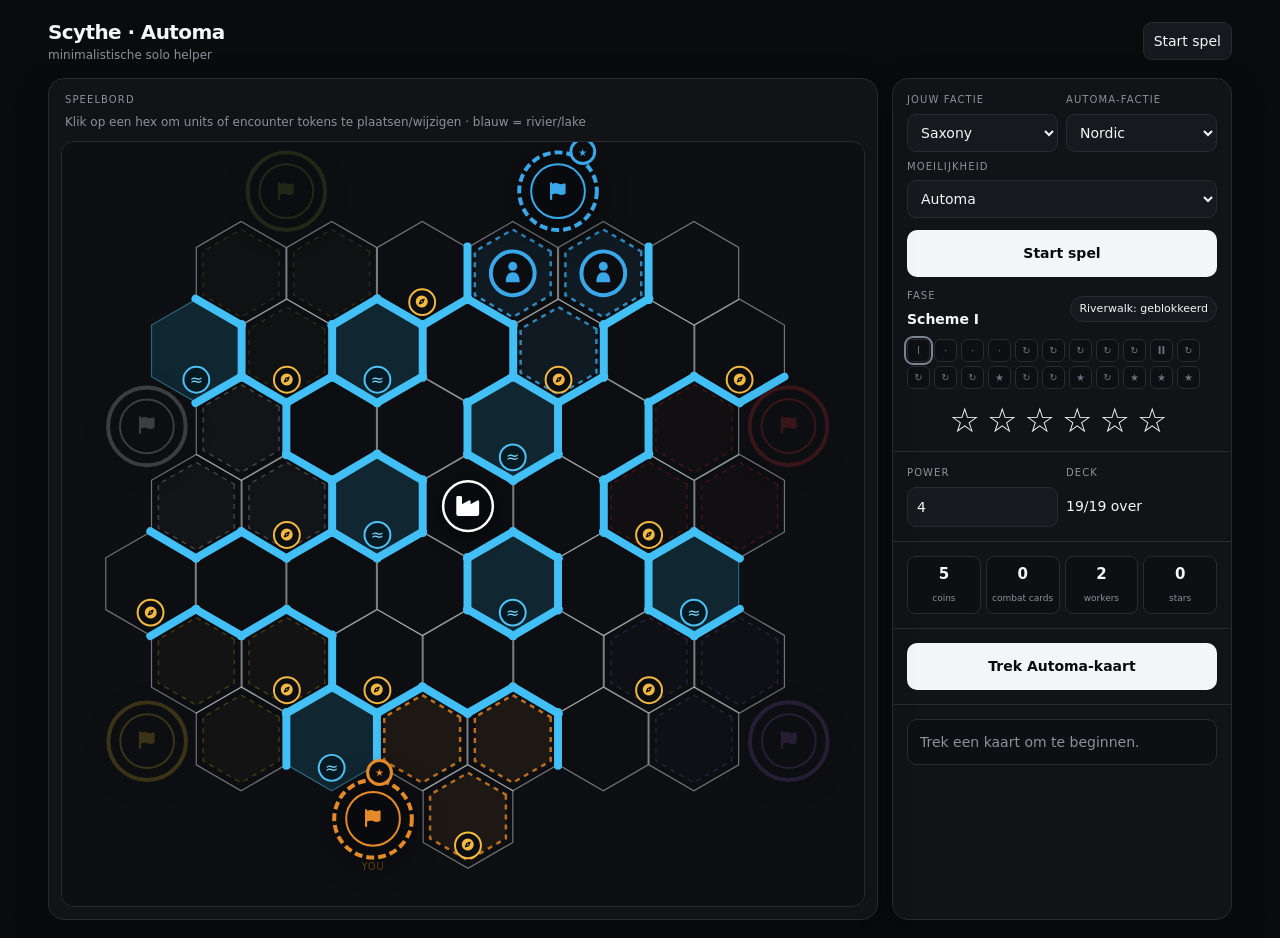
<file: index.html>
<!doctype html>
<html lang="nl">
<head>
<meta charset="utf-8" />
<meta name="viewport" content="width=device-width,initial-scale=1" />
<title>Scythe Automa Helper</title>
<link rel="stylesheet" href="https://cdnjs.cloudflare.com/ajax/libs/font-awesome/6.7.2/css/all.min.css" referrerpolicy="no-referrer" />
<style>
:root{--bg:#0a0b0d;--panel:#111317;--panel2:#16191e;--ink:#f4f6f8;--muted:#8b929c;--line:#272b32;--soft:#1b1f25;--human:#e58a2a;--automa:#3aa7e8;--accent:#e9edf2;--lake:#132631;--factory:#242129}
*{box-sizing:border-box}body{margin:0;background:var(--bg);color:var(--ink);font:14px/1.45 Inter,ui-sans-serif,system-ui,-apple-system,Segoe UI,sans-serif}button,select,input{font:inherit;color:inherit}.app{max-width:1220px;margin:auto;padding:18px}.top{display:flex;align-items:center;justify-content:space-between;margin-bottom:14px}.brand{font-size:20px;font-weight:760;letter-spacing:-.03em}.sub,.muted{color:var(--muted)}.sub{font-size:12px}.layout{display:grid;grid-template-columns:minmax(0,1fr) 340px;gap:14px}.panel{background:var(--panel);border:1px solid var(--line);border-radius:16px;box-shadow:0 12px 34px #0004}.board-wrap{padding:12px;position:relative}.board-head{display:flex;align-items:center;justify-content:space-between;padding:2px 4px 10px}.board-hint{font-size:12px;color:var(--muted)}#board{display:block;width:100%;aspect-ratio:890/848;min-height:600px;border:1px solid var(--line);border-radius:13px;background:#0d0f12}.side{overflow:hidden}.box{padding:14px;border-bottom:1px solid var(--line)}.box:last-child{border-bottom:0}.label{font-size:10px;text-transform:uppercase;letter-spacing:.11em;color:var(--muted);margin-bottom:6px}.row{display:grid;grid-template-columns:1fr 1fr;gap:8px}.field select,.field input{width:100%;border:1px solid var(--line);background:var(--panel2);padding:9px;border-radius:9px}.phase-line{display:flex;justify-content:space-between;align-items:center}.phase{font-weight:750}.badge{border:1px solid var(--line);background:var(--panel2);border-radius:999px;padding:4px 8px;font-size:11px}.tracker{display:flex;gap:4px;flex-wrap:wrap;margin-top:10px}.track-cell{width:23px;height:23px;border:1px solid var(--line);border-radius:6px;display:grid;place-items:center;font-size:10px;color:#69717c;background:#0d0f12}.track-cell.done{background:#eef1f4;color:#0b0d10;border-color:#eef1f4}.track-cell.current{outline:2px solid #7b8490;outline-offset:1px}.track-cell.phase2{font-weight:800}.stars{font-size:34px;line-height:1;letter-spacing:7px;margin-top:14px;text-align:center;width:100%}.draw{width:100%;border:0;background:#f3f5f7;color:#0a0b0d;border-radius:10px;padding:13px;font-weight:800;cursor:pointer}.draw:disabled{opacity:.4;cursor:default}.secondary{width:100%;margin-top:7px;background:var(--panel2);border:1px solid var(--line);border-radius:9px;padding:10px;cursor:pointer}.stats{display:grid;grid-template-columns:repeat(4,1fr);gap:5px}.stat{text-align:center;border:1px solid var(--line);background:#0d0f12;border-radius:8px;padding:7px 3px}.stat b{display:block;font-size:15px}.stat span{font-size:9px;color:var(--muted)}.card{border:1px solid var(--line);background:#0d0f12;border-radius:10px;padding:12px}.card-head{display:flex;justify-content:space-between;align-items:center;margin-bottom:10px}.chips{display:flex;gap:5px;flex-wrap:wrap}.chip{border:1px solid var(--line);border-radius:999px;padding:5px 8px;font-size:11px;background:var(--panel2)}.chip.primary{border-color:#cfd5dc;font-weight:650}.sep{height:1px;background:var(--line);margin:10px 0}.result{font-size:12px;line-height:1.5;margin-top:10px}.star-actions{display:grid;grid-template-columns:1fr 1fr;gap:6px}.btn{border:1px solid var(--line);background:var(--panel2);border-radius:9px;padding:8px 10px;cursor:pointer}.hint{font-size:10px;color:var(--muted);line-height:1.45}.notice{padding:8px 9px;background:var(--soft);border-radius:8px;font-size:11px;margin-top:8px}.game-over{font-weight:700}.combat-grid{display:grid;grid-template-columns:repeat(5,1fr);gap:4px;text-align:center;font-size:10px}.combat-grid div{padding:5px 2px;border:1px solid var(--line);border-radius:6px}.combat-grid b{display:block;font-size:12px}.hidden{display:none!important}
.hex-menu{position:absolute;z-index:20;min-width:260px;background:#15181d;border:1px solid #30353e;border-radius:14px;padding:10px;box-shadow:0 18px 50px #000a}.hex-menu-head{display:flex;justify-content:space-between;align-items:center;padding:3px 4px 9px}.hex-menu-title{font-weight:750}.hex-menu-close{border:0;background:transparent;color:var(--muted);font-size:20px;cursor:pointer}.choice-grid{display:grid;grid-template-columns:1fr 1fr;gap:7px}.piece-choice{display:flex;gap:9px;align-items:center;border:1px solid var(--line);background:#0e1013;border-radius:10px;padding:9px;cursor:pointer;text-align:left}.piece-choice:hover{border-color:#505965;background:#171a20}.piece-choice .fa-icon{width:38px;height:38px;display:grid;place-items:center;flex:none;font-size:15px;border:4px solid currentColor;border-radius:50%;background:#0b0d10}.choice-human{color:var(--human)}.choice-automa{color:var(--automa)}.piece-choice small{opacity:.62;font-size:10px}.choice-clear{grid-column:1/-1;justify-content:center;color:var(--muted)}.choice-encounter{grid-column:1/-1;color:#f4b942}.choice-encounter .fa-icon{width:34px;height:34px;border-width:2px;font-size:14px}
.territory polygon{transition:.12s ease}.water-hex polygon{fill:rgba(32,145,190,.18)!important;stroke:rgba(90,205,245,.42)!important}.water-mark{pointer-events:none}.encounter-mark{pointer-events:none}.encounter-mark circle{fill:rgba(12,14,17,.94);stroke:#f4b942;stroke-width:2}.encounter-mark i{color:#f4b942}.river-edge{stroke:#42bff5;stroke-width:8;stroke-linecap:round;pointer-events:none}.water-legend{display:flex;gap:8px;align-items:center;color:#76d7ff;font-size:11px;margin-top:6px}.board-icon{pointer-events:none}.board-piece{width:44px;height:44px;display:grid;place-items:center;border:4px solid var(--piece-color);border-radius:50%;color:var(--piece-color);background:#0b0d10;box-shadow:0 5px 14px #0008}.board-piece i{font-size:18px}.board-icon.combat .board-piece{width:46px;height:46px}.board-icon.combat i{font-size:20px}.territory polygon{fill:rgba(10,12,15,.20);stroke:rgba(255,255,255,.42);stroke-width:1.2}.territory:hover polygon{fill:rgba(255,255,255,.10);stroke:#eef2f6!important;filter:brightness(1.08)}.home-base{pointer-events:none}.home-base .home-ring{filter:drop-shadow(0 5px 14px #000c)}.home-label{font-size:9px;font-weight:800;letter-spacing:.08em;text-transform:uppercase;paint-order:stroke;stroke:#090a0d;stroke-width:3px;stroke-linejoin:round}.piece-icon{pointer-events:none}.combat-bolt{filter:drop-shadow(0 3px 8px #000)}.home-unit{pointer-events:none}.home-unit circle{fill:#0b0d10;stroke-width:3}.home-unit text{font-size:10px;font-weight:800;text-anchor:middle;dominant-baseline:middle}.home-unit-count{font-size:8px!important;fill:#fff!important;stroke:#0b0d10;stroke-width:2px;paint-order:stroke}.factory-icon{pointer-events:none;filter:drop-shadow(0 4px 10px #000c)}.factory-icon circle{fill:rgba(8,11,15,.88);stroke:#fff;stroke-width:2.5}
.combat-bolt{cursor:pointer;pointer-events:auto}.combat-bolt .board-piece{cursor:pointer}
.combat-overlay{position:fixed;inset:0;z-index:100;display:grid;place-items:center;padding:18px;background:rgba(3,5,8,.78);backdrop-filter:blur(8px)}
.combat-dialog{width:min(560px,100%);background:#111317;border:1px solid #30353e;border-radius:18px;box-shadow:0 28px 90px #000c;overflow:hidden}
.combat-dialog-head{display:flex;align-items:center;justify-content:space-between;padding:16px 18px;border-bottom:1px solid var(--line)}
.combat-dialog-head h2{font-size:18px;margin:0}.combat-dialog-body{padding:18px}.combat-vs{display:grid;grid-template-columns:1fr auto 1fr;align-items:center;gap:12px;margin-bottom:16px}.combat-side{border:1px solid var(--line);border-radius:13px;padding:13px;background:#0d0f12}.combat-side strong{display:block;font-size:15px}.combat-side small{color:var(--muted)}.combat-vs-mark{width:38px;height:38px;display:grid;place-items:center;border-radius:50%;background:#211b09;color:#ffd85a;font-size:18px}
.combat-details{display:grid;grid-template-columns:repeat(2,1fr);gap:8px;margin:12px 0}.combat-detail{border:1px solid var(--line);border-radius:10px;padding:10px;background:#0d0f12}.combat-detail b{display:block;font-size:16px}.combat-actions{display:grid;grid-template-columns:1fr 1fr;gap:8px;margin-top:16px}.combat-action{border:1px solid var(--line);border-radius:11px;padding:12px;font-weight:750;cursor:pointer;background:var(--panel2)}.combat-action.human{border-color:var(--human);color:var(--human)}.combat-action.automa{border-color:var(--automa);color:var(--automa)}.combat-card-btn{width:100%;margin-top:10px;border:1px solid #6a5522;background:#1b170d;color:#ffd85a;border-radius:10px;padding:10px;font-weight:700;cursor:pointer}.combat-note{font-size:11px;color:var(--muted);line-height:1.5;margin-top:10px}

@media(max-width:900px){.layout{grid-template-columns:1fr}.side{order:-1}#board{min-height:420px}.app{padding:10px}.hex-menu{position:fixed!important;left:12px!important;right:12px!important;bottom:12px!important;top:auto!important}}

.setup-fields.hidden{display:none}
.setup-start{width:100%;margin-top:12px}
.home-role{font-size:10px;font-weight:400;letter-spacing:.08em;text-transform:uppercase;opacity:.4;paint-order:stroke;stroke:#080a0d;stroke-width:2px;stroke-linejoin:round;pointer-events:none}


button,.territory,.combat-bolt,.piece-choice{touch-action:manipulation;-webkit-tap-highlight-color:transparent}
.territory{pointer-events:all}

/* Compact phone layout: maximize usable board/card space */
@media(max-width:600px){
  html,body{margin:0;padding:0}
  .app{padding:4px;max-width:none}
  .top{margin-bottom:4px;padding:2px 1px}
  .top .sub{display:none}
  .brand{font-size:14px}
  .top .btn{padding:6px 9px;font-size:10px}
  .layout{gap:4px}
  .panel{border-radius:8px}
  .board-wrap{padding:2px;overflow:hidden}
  .board-head{padding:3px 4px 0;margin:0}
  .board-head .label{font-size:8px}
  .board-hint{display:none}
  #board{
    width:100%;
    min-height:0;
    height:auto;
    display:block;
    margin:0;
  }
  .side{gap:4px}
  .box{padding:7px;margin:0;border-radius:8px}
  .row{gap:5px}
  .field .label,.label{font-size:8px}
  select,input{padding:7px 8px;font-size:12px}
  .phase-line{margin-top:5px!important}
  .phase{font-size:13px}
  .badge{font-size:9px;padding:3px 6px}
  .tracker{gap:2px;margin-top:5px;flex-wrap:nowrap}
  .track-cell{width:20px;height:20px;border-radius:4px;font-size:9px}
  .stars{font-size:27px;letter-spacing:4px;margin-top:7px}
  .stats{gap:3px}
  .stat{padding:5px 2px}
  .stat b{font-size:13px}
  .stat span{font-size:8px}
  .draw{padding:10px;border-radius:8px}
  .card{padding:8px;border-radius:8px}
  .card-head{margin-bottom:6px}
  .chips{gap:3px}
  .chip{padding:4px 6px;font-size:10px}
  .sep{margin:6px 0}
  .result{margin-top:6px;font-size:11px}
  .combat-grid{gap:3px}
  .combat-grid div{padding:5px}
  .hex-menu{left:4px!important;right:4px!important;bottom:4px!important}
}


#jsError{position:fixed;left:8px;right:8px;bottom:8px;z-index:9999;display:none;
background:#3b1117;color:#ffd8dd;border:1px solid #8d3340;border-radius:10px;
padding:10px 12px;font:12px/1.4 -apple-system,BlinkMacSystemFont,sans-serif}
.faction-restriction{display:inline-flex;align-items:center;gap:4px;margin-left:4px;color:var(--muted);white-space:nowrap}.faction-dot{width:7px;height:7px;border-radius:50%;background:var(--faction-color);box-shadow:0 0 0 1px #0008;flex:none}.faction-name{font-size:10px}.chip.gained{border-color:var(--accent);font-weight:650}


/* Last movement + stacked-piece UI */
.last-move-arrow{pointer-events:none;filter:drop-shadow(0 3px 7px #000e);z-index:99999}
.last-move-arrow .halo{fill:none;stroke:#0b0d10;stroke-width:12;stroke-linecap:round;stroke-linejoin:round;opacity:.78}
.last-move-arrow .path{fill:none;stroke:#fff;stroke-width:6;stroke-linecap:round;stroke-linejoin:round}
.last-move-arrow .head{fill:#fff}
.last-move-arrow .label-bg{fill:#fff}
.last-move-arrow .label{fill:#090b0e;font-size:11px;font-weight:800;text-anchor:middle;dominant-baseline:middle;letter-spacing:.02em}.last-move-arrow .unit-label{fill:#fff;font-size:10px;font-weight:700;text-anchor:middle;dominant-baseline:middle;letter-spacing:.12em;text-transform:uppercase;paint-order:stroke;stroke:#0b0d10;stroke-width:3px;stroke-linejoin:round}
.board-count{position:absolute;right:-5px;top:-6px;min-width:20px;height:20px;padding:0 5px;border-radius:999px;background:var(--piece-color);color:#000;border:0;box-shadow:0 1px 3px #0008;display:grid;place-items:center;font-size:10px;font-weight:800;line-height:1}
.stack-control{display:grid;grid-template-columns:1fr auto;align-items:center;gap:8px;width:100%}.stack-quick-add{display:flex;align-items:center;gap:9px;min-width:0;cursor:pointer;touch-action:manipulation;border-radius:8px;padding:2px}.stack-quick-add:active{background:rgba(255,255,255,.07)}
.stack-buttons{display:flex;align-items:center;gap:4px}
.stack-buttons button{width:46px;height:46px;border-radius:12px;border:1px solid var(--line);background:#0d0f12;color:#fff;font-size:30px;font-weight:300;line-height:1;cursor:pointer;touch-action:manipulation;display:grid;place-items:center;padding:0}
.stack-buttons .count{min-width:28px;text-align:center;font-size:14px;color:var(--muted)}
.factory-alert{position:fixed;inset:0;z-index:120;display:grid;place-items:center;padding:18px;background:rgba(3,5,8,.7);backdrop-filter:blur(6px)}
.factory-alert-card{width:min(390px,100%);background:#111317;border:1px solid #343a44;border-radius:16px;padding:20px;text-align:center;box-shadow:0 24px 80px #000c}
.factory-alert-card i{font-size:30px;color:#fff;margin-bottom:10px}.factory-alert-card h3{margin:0 0 6px;font-size:18px}.factory-alert-card p{margin:0 0 15px;color:var(--muted);font-size:12px}.factory-alert-card button{width:100%;padding:10px;border:0;border-radius:9px;background:#f3f5f7;color:#0a0b0d;font-weight:800}


@media(max-width:600px){
  .stack-control{
    grid-template-columns:1fr;
    grid-template-rows:auto auto;
  }
  .stack-buttons{
    width:100%;
    display:grid;
    grid-template-columns:auto 1fr auto;
  }
  .stack-buttons .count{
    width:100%;
    min-width:0;
    display:grid;
    place-items:center;
  }
}

</style>
</head>
<body>
<div class="app">
  <div class="top"><div><div class="brand">Scythe · Automa</div><div class="sub">minimalistische solo helper</div></div><button id="reset" class="btn">Start spel</button></div>
  <div class="layout">
    <section class="panel board-wrap">
      <div class="board-head"><div><div class="label">Speelbord</div><div class="board-hint">Klik op een hex om units of encounter tokens te plaatsen/wijzigen · blauw = rivier/lake</div></div></div>
      <svg id="board" viewBox="-18 -18 806 758"></svg>
      <div id="hexMenu" class="hex-menu hidden"></div>
    </section>

    <aside class="panel side">
      <div class="box">
        <div id="setupFields" class="setup-fields">
          <div class="row">
            <label class="field"><div class="label">Jouw factie</div><select id="humanFaction"><option value="blue">Nordic</option><option value="red">Rusviet</option><option value="yellow">Crimea</option><option value="white">Polania</option><option value="black" selected>Saxony</option><option value="green">Albion</option><option value="purple">Togawa</option></select></label>
            <label class="field"><div class="label">Automa-factie</div><select id="automaFaction"><option value="red">Rusviet</option><option value="blue" selected>Nordic</option><option value="yellow">Crimea</option><option value="white">Polania</option><option value="black">Saxony</option><option value="green">Albion</option><option value="purple">Togawa</option></select></label>
          </div>
          <label class="field" style="display:block;margin-top:8px"><div class="label">Moeilijkheid</div><select id="difficulty"><option value="easy">Autometta</option><option value="normal" selected>Automa</option><option value="hard">Automaszyna</option><option value="very hard">Ultimaszyna</option></select></label>
          <button id="startGame" class="draw setup-start">Start spel</button>
        </div>
        <div class="phase-line" style="margin-top:12px"><div><div class="label">Fase</div><div id="phase" class="phase">Scheme I</div></div><div id="river" class="badge">Rivieren: nee</div></div>
        <div id="tracker" class="tracker"></div>
        <div id="stars" class="stars">☆☆☆☆☆☆</div>
      </div>
      <div class="box">
        <div class="row"><label class="field"><div class="label">Power</div><input id="power" type="number" min="0" max="16" value="4"></label><div><div class="label">Deck</div><div id="deckInfo" style="padding-top:9px">19 kaarten</div></div></div>
      </div>
      <div class="box"><div class="stats"><div class="stat"><b id="coins">0</b><span>coins</span></div><div class="stat"><b id="combatCards">0</b><span>combat cards</span></div><div class="stat"><b id="workers">2</b><span>workers</span></div><div class="stat"><b id="starsCount">0</b><span>stars</span></div></div></div>
      <div class="box"><button id="draw" class="draw">Trek Automa-kaart</button><div id="status" class="notice hidden"></div></div>
      <div class="box"><div id="card" class="card"><div class="muted">Trek een kaart om te beginnen.</div></div><div id="result" class="result hidden"></div></div>
    </aside>
  </div>
</div>

<div id="factoryAlert" class="factory-alert hidden" role="dialog" aria-modal="true">
  <div class="factory-alert-card">
    <i class="fa-solid fa-industry"></i>
    <h3>Factory veroverd</h3>
    <p>Automa bereikt de Factory met zijn character en krijgt 1 Factory-kaart.</p>
    <button onclick="closeFactoryAlert()">Doorgaan</button>
  </div>
</div>
<div id="combatOverlay" class="combat-overlay hidden" role="dialog" aria-modal="true" aria-labelledby="combatTitle">
  <div class="combat-dialog">
    <div class="combat-dialog-head"><div><div class="label">Combat</div><h2 id="combatTitle">Gevecht resolven</h2></div><button class="hex-menu-close" onclick="closeCombatOverlay()" aria-label="Sluiten">×</button></div>
    <div id="combatOverlayBody" class="combat-dialog-body"></div>
  </div>
</div>
<div id="jsError"></div>
<script>
window.onerror=function(message,source,line,column,error){
  var box=document.getElementById('jsError');
  if(box){
    box.style.display='block';
    box.textContent='JavaScript-fout: '+String(message)+' · regel '+String(line||'?');
  }
  return false;
};
var __read = (this && this.__read) || function (o, n) {
    var m = typeof Symbol === "function" && o[Symbol.iterator];
    if (!m) return o;
    var i = m.call(o), r, ar = [], e;
    try {
        while ((n === void 0 || n-- > 0) && !(r = i.next()).done) ar.push(r.value);
    }
    catch (error) { e = { error: error }; }
    finally {
        try {
            if (r && !r.done && (m = i["return"])) m.call(i);
        }
        finally { if (e) throw e.error; }
    }
    return ar;
};
var __spreadArray = (this && this.__spreadArray) || function (to, from, pack) {
    if (pack || arguments.length === 2) for (var i = 0, l = from.length, ar; i < l; i++) {
        if (ar || !(i in from)) {
            if (!ar) ar = Array.prototype.slice.call(from, 0, i);
            ar[i] = from[i];
        }
    }
    return to.concat(ar || Array.prototype.slice.call(from));
};
var __values = (this && this.__values) || function(o) {
    var s = typeof Symbol === "function" && Symbol.iterator, m = s && o[s], i = 0;
    if (m) return m.call(o);
    if (o && typeof o.length === "number") return {
        next: function () {
            if (o && i >= o.length) o = void 0;
            return { value: o && o[i++], done: !o };
        }
    };
    throw new TypeError(s ? "Object is not iterable." : "Symbol.iterator is not defined.");
};
var e_1, _c, e_2, _d, e_3, _e, e_4, _f, e_5, _g, e_6, _h, e_7, _j, e_8, _k, e_9, _l;
// Compatibility helpers for older iOS Safari/WebKit.
if (!Array.prototype.flatMap) {
    Array.prototype.flatMap = function (callback, thisArg) {
        return Array.prototype.concat.apply([], this.map(callback, thisArg));
    };
}
if (!Array.prototype.includes) {
    Array.prototype.includes = function (value, fromIndex) {
        return this.indexOf(value, fromIndex || 0) !== -1;
    };
}
if (!Object.fromEntries) {
    Object.fromEntries = function (entries) {
        return Array.from(entries).reduce(function (obj, pair) {
            obj[pair[0]] = pair[1];
            return obj;
        }, {});
    };
}
if (!Object.entries) {
    Object.entries = function (obj) {
        return Object.keys(obj).map(function (key) { return [key, obj[key]]; });
    };
}
if (!Object.values) {
    Object.values = function (obj) {
        return Object.keys(obj).map(function (key) { return obj[key]; });
    };
}
if (window.NodeList && !NodeList.prototype.forEach) {
    NodeList.prototype.forEach = Array.prototype.forEach;
}
var _a, _b;
var $ = function (s) { return document.querySelector(s); }, svg = $('#board');
var profiles = {
    easy: { t: 'easy', name: 'Autometta', rivers: 5, phase: 11, grid: [0, 0, 0, 0, 0, 1, 1, 1, 1, 1, 2, 1, 1, 1, 1, 2, 1, 1, 2, 1, 2, 1, 2, 2] },
    normal: { t: 'normal', name: 'Automa', rivers: 4, phase: 10, grid: [0, 0, 0, 0, 1, 1, 1, 1, 1, 2, 1, 1, 1, 1, 2, 1, 1, 2, 1, 2, 2, 2] },
    hard: { t: 'hard', name: 'Automaszyna', rivers: 3, phase: 10, grid: [0, 0, 0, 1, 1, 1, 1, 1, 1, 2, 1, 1, 2, 1, 2, 1, 2, 2, 2] },
    'very hard': { t: 'very hard', name: 'Ultimaszyna', rivers: 0, phase: 9, grid: [1, 1, 1, 1, 1, 1, 1, 1, 2, 1, 1, 2, 1, 2, 1, 2, 2, 2] }
};
var cards = [
    { id: 0, skip: false, star: true, combat: { spend: [6, 7, 7], cards: 1, resources: 1 }, actions: [{ move: [{ t: 'worker', faction: 'blue' }, { t: 'facobj' }, { t: 'character' }], gets: [{ t: 'power', q: 1 }, { t: 'worker', q: 1 }], enlist: ['power'] }, { move: [{ t: 'worker' }], gets: [{ t: 'power', q: 4 }], enlist: ['power'] }] },
    { id: 1, skip: false, star: true, combat: { spend: [5, 6, 7], cards: 2, resources: 2 }, actions: [{ move: [{ faction: 'white', t: 'facobj' }, { t: 'worker' }], gets: [{ faction: 'yellow', t: 'gold', q: 1 }, { t: 'gold', q: 1 }], enlist: [] }, { move: [{ faction: 'white', t: 'facobj' }, { t: 'worker' }], gets: [{ faction: 'yellow', t: 'gold', q: 1 }, { t: 'powercard', q: 1 }, { t: 'charormech', q: 1 }], enlist: ['gold'] }] },
    { id: 2, skip: false, star: true, combat: { spend: [3, 7, 7], cards: 0, resources: 0 }, actions: [{ move: [{ t: 'worker' }], gets: [{ t: 'power', q: 3 }], enlist: [] }, { move: [{ t: 'worker' }], gets: [{ t: 'power', q: 2 }, { t: 'worker', q: 1 }], enlist: ['popularity'] }] },
    { id: 3, skip: true, star: false, combat: { spend: [0, 1, 2], cards: 1, resources: 0 }, actions: [{ move: [{ t: 'worker' }], gets: [{ faction: 'yellow', t: 'gold', q: 1 }, { t: 'powercard', q: 1 }, { t: 'powercard' }], enlist: ['powercard'] }, { move: [{ t: 'worker' }], gets: [{ faction: 'yellow', t: 'gold', q: 1 }, { t: 'gold', q: 2 }], enlist: ['power'] }] },
    { id: 4, skip: false, star: true, combat: { spend: [2, 4, 7], cards: 1, resources: 4 }, actions: [{ move: [{ faction: 'green', t: 'facobj' }, { t: 'worker' }], gets: [{ faction: 'purple', t: 'charormech', q: 1 }, { t: 'worker', q: 1 }, { t: 'gold', q: 1 }], enlist: ['gold'] }, { move: [{ t: 'mech' }], gets: [{ t: 'power', q: 4 }, { t: 'worker', q: 1 }], enlist: ['powercard'] }] },
    { id: 5, skip: false, star: true, combat: { spend: [7, 7, 7], cards: 1, resources: 0 }, actions: [{ move: [{ t: 'worker' }], gets: [{ t: 'power', q: 2 }], enlist: [] }, { move: [{ t: 'mech' }], gets: [{ faction: 'yellow', t: 'gold', q: 1 }, { t: 'power', q: 2 }, { t: 'charormech', q: 1 }], enlist: ['power'] }] },
    { id: 6, skip: true, star: true, combat: { spend: [5, 7, 7], cards: 0, resources: 2 }, actions: [{ move: [{ faction: 'black', t: 'attack', o: 'charormech', p: 5 }, { t: 'worker' }], gets: [{ t: 'worker', q: 1 }, { t: 'gold', q: 1 }], enlist: ['popularity'] }, { move: [{ faction: 'black', t: 'attack', o: 'charormech', p: 5 }, { t: 'mech' }], gets: [{ faction: 'red', t: 'charormech', q: 1 }, { t: 'charormech', q: 1 }, { t: 'powercard', q: 1 }], enlist: ['gold'] }] },
    { id: 7, skip: true, star: true, combat: { spend: [0, 5, 7], cards: 2, resources: 1 }, actions: [{ move: [{ faction: 'purple', t: 'facobj' }, { t: 'mech' }, { t: 'worker' }], gets: [{ faction: 'red', t: 'charormech', q: 1 }, { t: 'charormech', q: 1 }], enlist: [] }, { move: [{ faction: 'purple', t: 'facobj' }, { t: 'mech' }], gets: [{ faction: 'black', t: 'power', q: 1 }, { t: 'gold', q: 1 }, { t: 'charormech', q: 1 }], enlist: ['gold'] }] },
    { id: 8, skip: false, star: true, combat: { spend: [4, 7, 7], cards: 1, resources: 3 }, actions: [{ move: [{ faction: 'white', t: 'facobj' }, { t: 'mech' }, { t: 'worker' }], gets: [{ t: 'worker', q: 1 }, { t: 'charormech', q: 1 }], enlist: ['popularity'] }, { move: [{ faction: 'white', t: 'facobj' }, { t: 'mech' }], gets: [{ t: 'power', q: 3 }, { t: 'worker', q: 1 }], enlist: ['popularity'] }] },
    { id: 9, skip: false, star: true, combat: { spend: [0, 0, 0], cards: 1, resources: 1 }, actions: [{ move: [{ t: 'mech' }, { t: 'worker' }], gets: [{ t: 'charormech', q: 1 }, { t: 'power', q: 2 }], enlist: [] }, { move: [{ t: 'mech' }], gets: [{ t: 'gold', q: 2 }, { t: 'charormech', q: 1 }], enlist: [] }] },
    { id: 10, skip: false, star: true, combat: { spend: [6, 7, 7], cards: 2, resources: 0 }, actions: [{ move: [{ t: 'mech' }, { t: 'facobj' }, { t: 'character' }], gets: [{ faction: 'red', t: 'worker', q: 1 }, { t: 'worker', q: 1 }, { t: 'gold', q: 1 }], enlist: [] }, { move: [{ faction: 'blue', t: 'worker' }, { t: 'facobj' }, { t: 'character' }], gets: [{ t: 'power', q: 3 }, { t: 'worker', q: 1 }], enlist: ['powercard'] }] },
    { id: 11, skip: false, star: true, combat: { spend: [4, 5, 7], cards: 2, resources: 1 }, actions: [{ move: [{ faction: 'blue', t: 'worker' }, { t: 'mech' }], gets: [{ t: 'power', q: 4 }], enlist: [] }, { move: [{ faction: 'blue', t: 'worker' }, { t: 'mech' }], gets: [{ t: 'powercard', q: 1 }, { t: 'gold', q: 1 }, { t: 'charormech', q: 1 }], enlist: ['power'] }] },
    { id: 12, skip: false, star: true, combat: { spend: [3, 5, 7], cards: 3, resources: 0 }, actions: [{ move: [{ faction: 'black', t: 'attack', o: 'charormech', p: 4 }, { t: 'facobj' }, { t: 'character' }], gets: [{ t: 'gold', q: 1 }], enlist: [] }, { move: [{ faction: 'black', t: 'attack', o: 'charormech', p: 5 }, { t: 'facobj' }, { t: 'character' }], gets: [{ t: 'powercard', q: 1 }, { t: 'gold', q: 2 }], enlist: ['gold'] }] },
    { id: 13, skip: false, star: true, combat: { spend: [1, 1, 1], cards: 1, resources: 0 }, actions: [{ move: [{ t: 'facobj' }, { t: 'character' }], gets: [{ t: 'worker', q: 1 }, { t: 'powercard', q: 1 }], enlist: ['powercard'] }, { move: [{ t: 'attack', o: 'charormech', p: 7 }, { t: 'attack', o: 'worker' }, { t: 'mech' }], gets: [{ t: 'power', q: 3 }], enlist: ['popularity'] }] },
    { id: 14, skip: false, star: true, combat: { spend: [7, 7, 7], cards: 0, resources: 2 }, actions: [{ move: [{ t: 'facobj' }, { t: 'character' }], gets: [{ t: 'power', q: 3 }, { t: 'gold', q: 1 }], enlist: ['gold'] }, { move: [{ t: 'attack', o: 'charormech', p: 1 }, { t: 'attack', o: 'worker' }, { t: 'facobj' }, { t: 'character' }], gets: [{ faction: 'yellow', t: 'gold', q: 1 }, { t: 'gold', q: 1 }], enlist: ['powercard'] }] },
    { id: 15, skip: false, star: true, combat: { spend: [5, 7, 7], cards: 1, resources: 4 }, actions: [{ move: [{ t: 'facobj' }, { t: 'character' }], gets: [{ t: 'charormech', q: 1 }], enlist: [] }, { move: [{ t: 'attack', o: 'charormech', p: 5 }, { t: 'attack', o: 'worker' }, { t: 'mech' }], gets: [{ faction: 'black', t: 'power', q: 1 }, { t: 'charormech', q: 1 }, { t: 'gold', q: 1 }], enlist: [] }] },
    { id: 16, skip: true, star: false, combat: { spend: [7, 7, 7], cards: 2, resources: 2 }, actions: [{ move: [{ t: 'attack', o: 'charormech', p: 6 }, { t: 'attack', o: 'worker' }, { t: 'worker' }], gets: [{ t: 'gold', q: 2 }], enlist: ['power'] }, { move: [{ t: 'attack', o: 'charormech', p: 8 }, { t: 'worker' }], gets: [{ faction: 'yellow', t: 'gold', q: 1 }, { t: 'gold', q: 1 }, { t: 'worker', q: 1 }], enlist: ['popularity'] }] },
    { id: 17, skip: false, star: true, combat: { spend: [1, 1, 7], cards: 0, resources: 1 }, actions: [{ move: [{ t: 'facobj' }, { t: 'character' }], gets: [{ faction: 'green', t: 'worker', q: 1 }, { t: 'worker', q: 1 }, { t: 'gold', q: 1 }], enlist: [] }, { move: [{ t: 'facobj' }, { t: 'character' }], gets: [{ faction: 'green', t: 'charormech', q: 1 }, { t: 'worker', q: 1 }, { t: 'gold', q: 2 }], enlist: [] }] },
    { id: 18, skip: false, star: true, combat: { spend: [7, 7, 7], cards: 1, resources: 1 }, actions: [{ move: [{ t: 'attack', o: 'worker' }, { t: 'worker' }], gets: [{ t: 'worker', q: 1 }], enlist: [] }, { move: [{ faction: 'green', t: 'facobj' }, { t: 'attack', o: 'worker' }, { t: 'worker' }], gets: [{ t: 'power', q: 3 }, { t: 'gold', q: 1 }], enlist: ['powercard'] }] }
];
var tool = 'select', selected = null, pending = null, uid = 1;
var game = { profile: profiles.normal, tracker: 0, phase: 0, deck: [], discards: [], stars: 0, combatStars: 0, powerStar: false, coins: 0, combatCards: 0, factoryCard: false, lastCard: null, gameOver: false, combatVisible: false, combatTerritory: null, combatCardMode: false, activeCombat: null, lastMovement: null };
var boardRows = [
    [162, 253, 344, 435, 526, 617],
    [117, 208, 299, 390, 481, 572, 663],
    [162, 253, 344, 435, 526, 617],
    [117, 208, 299, 390, 481, 572, 663],
    [71, 162, 253, 344, 435, 526, 617],
    [117, 208, 299, 390, 481, 572, 663],
    [162, 253, 344, 435, 526, 617],
    [390]
];
var rowYs = [109, 187, 265, 343, 421, 499, 577, 655];
var territories = [];
var tid = 0;
boardRows.forEach(function (xs, row) { return xs.forEach(function (x, col) { return territories.push({ id: tid++, row: row, col: col, x: x, y: rowYs[row], factory: row === 3 && col === 3, home: false }); }); });
var cellId = function (row, col) { var _a; return (_a = territories.find(function (t) { return !t.home && t.row === row && t.col === col; })) === null || _a === void 0 ? void 0 : _a.id; };
// Home-base markers are visually aligned to the printed faction medallions on the
// board. Keep these coordinates separate from adjacent/start hex data:
// changing a marker position must never change movement or setup rules.
var factionData = {
    // The visual marker position is calculated from the two starting hexes below.
    // No faction has a hand-tuned top/left coordinate anymore.
    green: { name: 'Albion', color: '#6f8d35', adjacent: [[0, 0], [0, 1]] },
    blue: { name: 'Nordic', color: '#3aa7e8', adjacent: [[0, 3], [0, 4]] },
    white: { name: 'Polania', color: '#f2f2ee', adjacent: [[2, 0], [3, 0]] },
    red: { name: 'Rusviet', color: '#e33131', adjacent: [[2, 5], [3, 6]] },
    yellow: { name: 'Crimea', color: '#f4c52c', adjacent: [[5, 0], [6, 0]] },
    black: { name: 'Saxony', color: '#e58a2a', adjacent: [[6, 2], [7, 0]] },
    purple: { name: 'Togawa', color: '#8d5cc5', adjacent: [[5, 6], [6, 5]] }
};
function factionRestriction(faction) {
    var data = factionData[faction], name = data ? data.name : faction, color = data ? data.color : '#ffffff';
    return "<span class=\"faction-restriction\" aria-label=\"alleen voor ".concat(name, "\"><span class=\"faction-dot\" aria-hidden=\"true\" style=\"--faction-color:").concat(color, "\"></span><span class=\"faction-name\">").concat(name, "</span></span>");
}
function factionColorForOwner(owner) {
    var _a;
    var selectId = owner === 'human' ? '#humanFaction' : '#automaFaction';
    return ((_a = factionData[$(selectId).value]) === null || _a === void 0 ? void 0 : _a.color) || '#ffffff';
}
function syncFactionColors() {
    var root = document.documentElement;
    root.style.setProperty('--human', factionColorForOwner('human'));
    root.style.setProperty('--automa', factionColorForOwner('automa'));
}
// Home markers use the actual hex-grid geometry instead of a board-centre ray.
// Each home base touches exactly two starting territories. Those two hexes have
// two common neighbouring hex slots: one is inside the board and one is the
// missing slot outside the board. The outside slot is therefore the correct home
// direction for every faction, independent of where the faction sits on the map.
var HOME_RADIUS = 39, HOME_GAP = 10;
var baseBoardTerritories = territories.slice();
var boardCenter = {
    x: baseBoardTerritories.reduce(function (n, t) { return n + t.x; }, 0) / baseBoardTerritories.length,
    y: baseBoardTerritories.reduce(function (n, t) { return n + t.y; }, 0) / baseBoardTerritories.length
};
var HEX_NEIGHBOUR_OFFSETS = [
    [91, 0], [-91, 0], [45.5, 78], [-45.5, 78], [45.5, -78], [-45.5, -78]
];
function hexVertices(t, r) {
    if (r === void 0) { r = 52; }
    return Array.from({ length: 6 }, function (_, i) { var a = (-30 + i * 60) * Math.PI / 180; return { x: t.x + r * Math.cos(a), y: t.y + r * Math.sin(a) }; });
}
function pointSegmentDistance(p, a, b) {
    var vx = b.x - a.x, vy = b.y - a.y, wx = p.x - a.x, wy = p.y - a.y;
    var vv = vx * vx + vy * vy;
    var u = vv ? Math.max(0, Math.min(1, (wx * vx + wy * vy) / vv)) : 0;
    return Math.hypot(p.x - (a.x + u * vx), p.y - (a.y + u * vy));
}
function samePoint(a, b, tolerance) {
    if (tolerance === void 0) { tolerance = 2; }
    return Math.hypot(a.x - b.x, a.y - b.y) <= tolerance;
}
function neighbourSlots(t) { return HEX_NEIGHBOUR_OFFSETS.map(function (_c) {
    var _d = __read(_c, 2), dx = _d[0], dy = _d[1];
    return ({ x: t.x + dx, y: t.y + dy });
}); }
function occupiedSlot(p) { return baseBoardTerritories.some(function (t) { return samePoint(p, t, 2.5); }); }
function calculateHomePosition(f) {
    var ids = f.adjacent.map(function (_c) {
        var _d = __read(_c, 2), r = _d[0], c = _d[1];
        return cellId(r, c);
    }).filter(function (x) { return x != null; });
    var a = territories[ids[0]], b = territories[ids[1]];
    var common = neighbourSlots(a).filter(function (pa) { return neighbourSlots(b).some(function (pb) { return samePoint(pa, pb, 2.5); }); });
    var outside = common.filter(function (p) { return !occupiedSlot(p); });
    var slot = (outside.length ? outside : common).sort(function (p, q) { return Math.hypot(q.x - boardCenter.x, q.y - boardCenter.y) - Math.hypot(p.x - boardCenter.x, p.y - boardCenter.y); })[0];
    if (!slot) {
        // Defensive fallback only; normal faction data always resolves to a missing common slot.
        var mid_1 = { x: (a.x + b.x) / 2, y: (a.y + b.y) / 2 };
        var dx_1 = mid_1.x - boardCenter.x, dy_1 = mid_1.y - boardCenter.y;
        var len_1 = Math.hypot(dx_1, dy_1) || 1;
        slot = { x: mid_1.x + dx_1 / len_1 * 91, y: mid_1.y + dy_1 / len_1 * 91 };
    }
    // A normal missing hex centre leaves ~6.5px between the 39px circle and the
    // neighbouring hex edges. Push only along the local outward normal until the
    // requested HOME_GAP is reached. Both touching edges remain equally spaced.
    var mid = { x: (a.x + b.x) / 2, y: (a.y + b.y) / 2 };
    var dx = slot.x - mid.x, dy = slot.y - mid.y;
    var len = Math.hypot(dx, dy) || 1;
    dx /= len;
    dy /= len;
    var edges = [a, b].flatMap(function (t) { var v = hexVertices(t); return v.map(function (p, i) { return [p, v[(i + 1) % 6]]; }); });
    var clearance = function (p) { return Math.min.apply(Math, __spreadArray([], __read(edges.map(function (_c) {
        var _d = __read(_c, 2), e1 = _d[0], e2 = _d[1];
        return pointSegmentDistance(p, e1, e2);
    })), false)) - HOME_RADIUS; };
    var shift = 0;
    while (clearance({ x: slot.x + dx * shift, y: slot.y + dy * shift }) < HOME_GAP && shift < 30)
        shift += 0.25;
    return { x: slot.x + dx * shift, y: slot.y + dy * shift };
}
try {
    for (var _m = __values(Object.entries(factionData)), _o = _m.next(); !_o.done; _o = _m.next()) {
        var _p = __read(_o.value, 2), key = _p[0], f = _p[1];
        f.adjacentIds = f.adjacent.map(function (_c) {
            var _d = __read(_c, 2), r = _d[0], c = _d[1];
            return cellId(r, c);
        }).filter(function (x) { return x != null; });
        f.home = calculateHomePosition(f);
        var id = territories.length;
        f.homeId = id;
        territories.push({ id: id, x: f.home.x, y: f.home.y, home: true, faction: key, factory: false, row: 99, col: 99 });
    }
}
catch (e_1_1) { e_1 = { error: e_1_1 }; }
finally {
    try {
        if (_o && !_o.done && (_c = _m.return)) _c.call(_m);
    }
    finally { if (e_1) throw e_1.error; }
}
var graph = Object.fromEntries(territories.map(function (t) { return [t.id, []]; }));
var boardTerritories = territories.filter(function (t) { return !t.home; });
// Water topology traced from the supplied Board Game Arena reference.
// Lake territories are impassable until Riverwalk; riverEdges are boundaries that cannot be crossed before Riverwalk.
var lakeIds = new Set([6, 8, 16, 21, 30, 32, 41]);
var riverEdges = [
    [2, 9], [3, 4], [3, 9], [4, 5], [4, 11], [7, 13], [9, 10], [10, 11], [12, 18], [13, 14], [14, 20], [17, 18],
    [19, 26], [19, 27], [20, 27], [20, 28], [23, 24], [24, 31], [26, 33], [34, 35], [35, 42], [36, 42], [36, 43], [43, 44]
];
var riverKey = function (a, b) { return a < b ? "".concat(a, ":").concat(b) : "".concat(b, ":").concat(a); };
var riverSet = new Set(riverEdges.map(function (_c) {
    var _d = __read(_c, 2), a = _d[0], b = _d[1];
    return riverKey(a, b);
}));
var hasRiverBetween = function (a, b) { return riverSet.has(riverKey(a, b)); };
var riversUnlocked = function () { return game.tracker >= game.profile.rivers; };
for (var i = 0; i < boardTerritories.length; i++)
    for (var j = i + 1; j < boardTerritories.length; j++) {
        var a = boardTerritories[i], b = boardTerritories[j], d = Math.hypot(a.x - b.x, a.y - b.y);
        if (d > 84 && d < 98) {
            graph[a.id].push(b.id);
            graph[b.id].push(a.id);
        }
    }
try {
    for (var _q = __values(Object.values(factionData)), _r = _q.next(); !_r.done; _r = _q.next()) {
        var f = _r.value;
        try {
            for (var _s = (e_3 = void 0, __values(f.adjacentIds)), _t = _s.next(); !_t.done; _t = _s.next()) {
                var id = _t.value;
                graph[f.homeId].push(id);
                graph[id].push(f.homeId);
            }
        }
        catch (e_3_1) { e_3 = { error: e_3_1 }; }
        finally {
            try {
                if (_t && !_t.done && (_e = _s.return)) _e.call(_s);
            }
            finally { if (e_3) throw e_3.error; }
        }
    }
}
catch (e_2_1) { e_2 = { error: e_2_1 }; }
finally {
    try {
        if (_r && !_r.done && (_d = _q.return)) _d.call(_q);
    }
    finally { if (e_2) throw e_2.error; }
}
var _loop_1 = function (f) {
    var _3 = __read(f.adjacentIds, 2), a = _3[0], b = _3[1];
    var common = (graph[a] || []).find(function (id) { var _a; return id !== f.homeId && !((_a = territories[id]) === null || _a === void 0 ? void 0 : _a.home) && (graph[b] || []).includes(id); });
    f.peninsulaIds = __spreadArray(__spreadArray([], __read(f.adjacentIds), false), __read((common == null ? [] : [common])), false);
};
try {
    // Every faction starts on a fixed three-territory peninsula. The two territories
    // touching the home base share exactly one common board neighbour; together those
    // three hexes are the faction's complete pre-Riverwalk movement area.
    for (var _u = __values(Object.values(factionData)), _v = _u.next(); !_v.done; _v = _u.next()) {
        var f = _v.value;
        _loop_1(f);
    }
}
catch (e_4_1) { e_4 = { error: e_4_1 }; }
finally {
    try {
        if (_v && !_v.done && (_f = _u.return)) _f.call(_u);
    }
    finally { if (e_4) throw e_4.error; }
}
// A starting peninsula is isolated from the rest of the map by water. Add every
// board edge leaving one of these three-hex regions as a river boundary. This also
// makes the visible water overlay agree with the movement model.
var riverKeys = new Set(riverEdges.map(function (_c) {
    var _d = __read(_c, 2), a = _d[0], b = _d[1];
    return riverKey(a, b);
}));
try {
    for (var _w = __values(Object.entries(factionData)), _x = _w.next(); !_x.done; _x = _w.next()) {
        var _y = __read(_x.value, 2), factionKey = _y[0], f = _y[1];
        if (factionKey === 'purple')
            continue; // Togawa is not enclosed by a river ring on the supplied board.
        var peninsula = new Set(f.peninsulaIds);
        try {
            for (var peninsula_1 = (e_6 = void 0, __values(peninsula)), peninsula_1_1 = peninsula_1.next(); !peninsula_1_1.done; peninsula_1_1 = peninsula_1.next()) {
                var a = peninsula_1_1.value;
                try {
                    for (var _z = (e_7 = void 0, __values(graph[a] || [])), _0 = _z.next(); !_0.done; _0 = _z.next()) {
                        var b = _0.value;
                        if (((_a = territories[b]) === null || _a === void 0 ? void 0 : _a.home) || peninsula.has(b))
                            continue;
                        var key = riverKey(a, b);
                        if (!riverKeys.has(key)) {
                            riverKeys.add(key);
                            riverEdges.push([a, b]);
                        }
                    }
                }
                catch (e_7_1) { e_7 = { error: e_7_1 }; }
                finally {
                    try {
                        if (_0 && !_0.done && (_j = _z.return)) _j.call(_z);
                    }
                    finally { if (e_7) throw e_7.error; }
                }
            }
        }
        catch (e_6_1) { e_6 = { error: e_6_1 }; }
        finally {
            try {
                if (peninsula_1_1 && !peninsula_1_1.done && (_h = peninsula_1.return)) _h.call(peninsula_1);
            }
            finally { if (e_6) throw e_6.error; }
        }
    }
}
catch (e_5_1) { e_5 = { error: e_5_1 }; }
finally {
    try {
        if (_x && !_x.done && (_g = _w.return)) _g.call(_w);
    }
    finally { if (e_5) throw e_5.error; }
}
// Manual water-edge corrections traced against the supplied BGA board reference.
// Hex numbers below are 1-based, matching the labels shown in the UI.
var removeRiver = function (hexA, hexB) {
    var key = riverKey(hexA - 1, hexB - 1);
    for (var i = riverEdges.length - 1; i >= 0; i--)
        if (riverKey(riverEdges[i][0], riverEdges[i][1]) === key)
            riverEdges.splice(i, 1);
};
var addRiver = function (hexA, hexB) {
    var a = hexA - 1, b = hexB - 1, key = riverKey(a, b);
    if (!riverEdges.some(function (_c) {
        var _d = __read(_c, 2), x = _d[0], y = _d[1];
        return riverKey(x, y) === key;
    }))
        riverEdges.push([a, b]);
};
// Hex 3: move the left-hand river from the straight-left edge to the lower-left edge.
removeRiver(3, 2);
addRiver(3, 9);
// Explicit corrections supplied during board tracing.
removeRiver(4, 5);
removeRiver(6, 12);
addRiver(12, 19);
removeRiver(12, 6);
removeRiver(12, 18);
removeRiver(13, 6);
removeRiver(25, 19);
addRiver(25, 18);
removeRiver(26, 19);
addRiver(33, 25);
addRiver(33, 26);
// Additional board-edge corrections supplied by the user.
removeRiver(45, 39);
removeRiver(39, 32);
removeRiver(39, 45);
removeRiver(39, 38);
addRiver(32, 33);
removeRiver(46, 45); // Hex 46: no water on the left edge.
try {
    // Every lake is bordered by water on each side that touches a normal land territory.
    // This is both a visual rule and part of the pre-Riverwalk movement topology.
    for (var lakeIds_1 = __values(lakeIds), lakeIds_1_1 = lakeIds_1.next(); !lakeIds_1_1.done; lakeIds_1_1 = lakeIds_1.next()) {
        var lakeId = lakeIds_1_1.value;
        var _loop_2 = function (neighbourId) {
            if (((_b = territories[neighbourId]) === null || _b === void 0 ? void 0 : _b.home) || lakeIds.has(neighbourId))
                return "continue";
            var key = riverKey(lakeId, neighbourId);
            if (!riverEdges.some(function (_c) {
                var _d = __read(_c, 2), a = _d[0], b = _d[1];
                return riverKey(a, b) === key;
            }))
                riverEdges.push([lakeId, neighbourId]);
        };
        try {
            for (var _1 = (e_9 = void 0, __values(graph[lakeId] || [])), _2 = _1.next(); !_2.done; _2 = _1.next()) {
                var neighbourId = _2.value;
                _loop_2(neighbourId);
            }
        }
        catch (e_9_1) { e_9 = { error: e_9_1 }; }
        finally {
            try {
                if (_2 && !_2.done && (_l = _1.return)) _l.call(_1);
            }
            finally { if (e_9) throw e_9.error; }
        }
    }
}
catch (e_8_1) { e_8 = { error: e_8_1 }; }
finally {
    try {
        if (lakeIds_1_1 && !lakeIds_1_1.done && (_k = lakeIds_1.return)) _k.call(lakeIds_1);
    }
    finally { if (e_8) throw e_8.error; }
}
// Some river/coast edges sit on the outside of the playable hex field and therefore
// have no neighbouring hex to pair with. Keep those as visual edge markers.
var extraRiverSides = [
    { hex: 13, side: 'LR' }
    // Hex 45 right-bottom intentionally has no water marker.
];
riverSet = new Set(riverEdges.map(function (_c) {
    var _d = __read(_c, 2), a = _d[0], b = _d[1];
    return riverKey(a, b);
}));
var factoryId = boardTerritories.find(function (t) { return t.factory; }).id;
var DEFAULT_ENCOUNTER_IDS = [2, 7, 10, 12, 20, 24, 26, 34, 35, 38, 46];
var units = [], markers = { encounter: new Set(DEFAULT_ENCOUNTER_IDS), resources: {} };
var at = function (t) { return units.filter(function (u) { return u.territory === t; }); }, neigh = function (t) { return new Set(__spreadArray([t], __read(graph[t]), false)); };
var isCombatUnit = function (u) { return u && (u.type === 'mech' || u.type === 'character'); };
function bfs(start) {
    var _c, e_10, _d;
    var d = (_c = {}, _c[start] = 0, _c), q = [start];
    while (q.length) {
        var x = q.shift();
        try {
            for (var _e = (e_10 = void 0, __values(graph[x])), _f = _e.next(); !_f.done; _f = _e.next()) {
                var n = _f.value;
                if (d[n] === undefined) {
                    d[n] = d[x] + 1;
                    q.push(n);
                }
            }
        }
        catch (e_10_1) { e_10 = { error: e_10_1 }; }
        finally {
            try {
                if (_f && !_f.done && (_d = _e.return)) _d.call(_e);
            }
            finally { if (e_10) throw e_10.error; }
        }
    }
    return d;
}
var fd = bfs(factoryId);
var reading = function (a, b) { return territories[a].y - territories[b].y || territories[a].x - territories[b].x; };
var homeId = function (owner) { return factionData[$(owner === 'automa' ? '#automaFaction' : '#humanFaction').value].homeId; };
function homePeninsula(owner) {
    if (owner === void 0) { owner = 'automa'; }
    var f = factionData[$(owner === 'automa' ? '#automaFaction' : '#humanFaction').value];
    return new Set(f.peninsulaIds);
}
function movementNeighbors(id) {
    if (riversUnlocked())
        return (graph[id] || []).filter(function (n) { var _a; return !((_a = territories[n]) === null || _a === void 0 ? void 0 : _a.home); });
    return (graph[id] || []).filter(function (n) {
        var _a;
        return !((_a = territories[n]) === null || _a === void 0 ? void 0 : _a.home) &&
            !lakeIds.has(n) &&
            !lakeIds.has(id) &&
            !hasRiverBetween(id, n);
    });
}
function legalAutomaDestination(id) {
    var _a;
    if ((_a = territories[id]) === null || _a === void 0 ? void 0 : _a.home)
        return false;
    if (!riversUnlocked() && lakeIds.has(id))
        return false;
    return true;
}
// A unit on a home base has no neighborhood. The Automa home base itself does:
// its two adjacent starting territories. Before the water unlock, unit neighborhoods
// follow only actual land edges; rivers and lakes block them. This lets Togawa expand
// over its open land connection instead of being artificially trapped in three hexes.
function automaArea(includeHomeBase) {
    var e_11, _c, e_12, _d;
    if (includeHomeBase === void 0) { includeHomeBase = true; }
    var s = new Set();
    if (includeHomeBase)
        graph[homeId('automa')].forEach(function (n) {
            if (legalAutomaDestination(n))
                s.add(n);
        });
    try {
        for (var _e = __values(units.filter(function (x) { return x.owner === 'automa' && !territories[x.territory].home; })), _f = _e.next(); !_f.done; _f = _e.next()) {
            var u = _f.value;
            s.add(u.territory);
            try {
                for (var _g = (e_12 = void 0, __values(movementNeighbors(u.territory))), _h = _g.next(); !_h.done; _h = _g.next()) {
                    var n = _h.value;
                    if (legalAutomaDestination(n))
                        s.add(n);
                }
            }
            catch (e_12_1) { e_12 = { error: e_12_1 }; }
            finally {
                try {
                    if (_h && !_h.done && (_d = _g.return)) _d.call(_g);
                }
                finally { if (e_12) throw e_12.error; }
            }
        }
    }
    catch (e_11_1) { e_11 = { error: e_11_1 }; }
    finally {
        try {
            if (_f && !_f.done && (_c = _e.return)) _c.call(_e);
        }
        finally { if (e_11) throw e_11.error; }
    }
    return s;
}
function enemyCombatTerritories() {
    var onBoard = units.filter(function (u) { return u.owner === 'human' && isCombatUnit(u) && !territories[u.territory].home; }).map(function (u) { return u.territory; });
    if (onBoard.length)
        return onBoard;
    return units.filter(function (u) { return u.owner === 'human' && isCombatUnit(u); }).map(function (u) { return u.territory; });
}
function enemyCombatDistance(t) {
    var ts = enemyCombatTerritories();
    if (!ts.length)
        return 99;
    var d = bfs(t);
    return Math.min.apply(Math, __spreadArray([], __read(ts.map(function (x) { var _a; return (_a = d[x]) !== null && _a !== void 0 ? _a : 99; })), false));
}
function closestUnit(type) {
    var hd = bfs(homeId('automa'));
    return units.filter(function (u) { return u.owner === 'automa' && (!type || u.type === type); }).sort(function (a, b) { var _a, _b; return ((_a = hd[a.territory]) !== null && _a !== void 0 ? _a : 99) - ((_b = hd[b.territory]) !== null && _b !== void 0 ? _b : 99) || reading(a.territory, b.territory) || a.id - b.id; })[0];
}
function closestCombat() {
    var hd = bfs(homeId('automa'));
    return units.filter(function (u) { return u.owner === 'automa' && isCombatUnit(u); }).sort(function (a, b) {
        var _a, _b;
        var da = (_a = hd[a.territory]) !== null && _a !== void 0 ? _a : 99, db = (_b = hd[b.territory]) !== null && _b !== void 0 ? _b : 99;
        if (da !== db)
            return da - db;
        // Explicit Automa tiebreaker: character wins when character + mech are both on home base.
        if (a.territory === homeId('automa') && b.territory === homeId('automa') && a.type !== b.type)
            return a.type === 'character' ? -1 : 1;
        return reading(a.territory, b.territory) || a.id - b.id;
    })[0];
}
function canReachInOneStep(from, to) { return from === to || movementNeighbors(from).includes(to); }
function neighborhoodCount(t, selected) {
    return units.filter(function (u) { return u.owner === 'automa' && u.id !== selected.id && !territories[u.territory].home && canReachInOneStep(u.territory, t); }).length;
}
function isInEnemyCombatNeighborhood(t) {
    return units.some(function (u) { return u.owner === 'human' && isCombatUnit(u) && !territories[u.territory].home && canReachInOneStep(u.territory, t); });
}
function workerMove() {
    var unit = closestUnit('worker');
    if (!unit)
        return null;
    var v = __spreadArray([], __read(automaArea(true)), false).filter(function (t) { return t !== unit.territory && legalAutomaDestination(t) &&
        !at(t).some(function (u) { return u.owner === 'human'; }) &&
        !at(t).some(function (u) { return u.owner === 'automa' && u.type === 'worker' && u.id !== unit.id; }) &&
        !isInEnemyCombatNeighborhood(t); });
    if (!v.length)
        return null;
    v.sort(function (a, b) { return neighborhoodCount(b, unit) - neighborhoodCount(a, unit) || fd[a] - fd[b] || reading(a, b); });
    return { unit: unit, to: v[0], label: 'Move worker' };
}
function nonAttack(type) {
    var unit = closestUnit(type);
    if (!unit)
        return null;
    var v = __spreadArray([], __read(automaArea(true)), false).filter(function (t) { return t !== unit.territory && legalAutomaDestination(t) &&
        !at(t).some(function (u) { return u.owner === 'human'; }) &&
        !at(t).some(function (u) { return u.owner === 'automa' && isCombatUnit(u) && u.id !== unit.id; }); });
    if (!v.length)
        return null;
    v.sort(function (a, b) { return enemyCombatDistance(a) - enemyCombatDistance(b) || fd[a] - fd[b] || reading(a, b); });
    return { unit: unit, to: v[0], label: "Move ".concat(type) };
}
function encounterFactory() {
    var unit = closestUnit('character');
    if (!unit)
        return null;
    // Encounter/Factory only uses neighborhoods of Automa units, not the home-base neighborhood.
    var v = __spreadArray([], __read(automaArea(false)), false).filter(function (t) { return t !== unit.territory && legalAutomaDestination(t) && (markers.encounter.has(t) || (territories[t].factory && !game.factoryCard)) && !at(t).some(function (u) { return u.owner === 'human'; }) && !at(t).some(function (u) { return u.owner === 'automa' && u.type === 'mech'; }); });
    if (!v.length)
        return null;
    v.sort(function (a, b) { return fd[a] - fd[b] || reading(a, b); });
    return { unit: unit, to: v[0], label: 'Factory / Encounter', after: function () {
            units.filter(function (u) { return u.owner === 'human' && u.type === 'worker' && u.territory === v[0]; }).forEach(function (u) { return u.territory = homeId('human'); });
        } };

}
function attackCombat(minPower) {
    if (minPower === void 0) { minPower = 0; }
    if (+(document.querySelector('#power').value) < minPower)
        return null;
    var unit = closestCombat();
    if (!unit)
        return null;
    var v = __spreadArray([], __read(automaArea(true)), false).filter(function (t) { return t !== unit.territory && legalAutomaDestination(t) && at(t).some(function (u) { return u.owner === 'human' && isCombatUnit(u); }); });
    if (!v.length)
        return null;
    v.sort(function (a, b) { return at(a).filter(function (u) { return u.owner === 'human' && isCombatUnit(u); }).length - at(b).filter(function (u) { return u.owner === 'human' && isCombatUnit(u); }).length || fd[a] - fd[b] || reading(a, b); });
    return { unit: unit, to: v[0], label: "Attack combat".concat(minPower ? " \u00B7 ".concat(minPower, "+ power") : ''), attack: true };
}
function attackWorker() {
    var unit = closestCombat();
    if (!unit)
        return null;
    var v = __spreadArray([], __read(automaArea(true)), false).filter(function (t) { return t !== unit.territory && legalAutomaDestination(t) && at(t).some(function (u) { return u.owner === 'human' && u.type === 'worker'; }) && !at(t).some(function (u) { return u.owner === 'human' && isCombatUnit(u); }); });
    if (!v.length)
        return null;
    v.sort(function (a, b) { return (markers.resources[b] || 0) - (markers.resources[a] || 0) || fd[a] - fd[b] || reading(a, b); });
    return { unit: unit, to: v[0], label: 'Attack worker', attackWorker: true, after: function () {
            var retreated = units.filter(function (u) { return u.owner === 'human' && u.type === 'worker' && u.territory === v[0]; });
            retreated.forEach(function (u) { return u.territory = homeId('human'); });
            markers.resources[v[0]] = 0;
        } };
}
function factionMatches(action) { return !action.faction || action.faction === $('#automaFaction').value; }
function moveFor(action) {
    if (!factionMatches(action))
        return null;
    if (action.t === 'worker')
        return workerMove();
    if (action.t === 'mech')
        return nonAttack('mech');
    if (action.t === 'character')
        return nonAttack('character');
    if (action.t === 'facobj')
        return encounterFactory();
    if (action.t === 'attack' && action.o === 'worker')
        return attackWorker();
    if (action.t === 'attack' && action.o === 'charormech')
        return attackCombat(action.p || 0);
    return null;
}
function add(owner, type, territory, doRender) {
    if (doRender === void 0) { doRender = true; }
    units.push({ id: uid++, owner: owner, type: type, territory: territory });
    if (doRender)
        render();
}
function combatUnitsAt(id, owner) { return at(id).filter(function (u) { return u.owner === owner && isCombatUnit(u); }); }
function hasCombatAt(id) { return combatUnitsAt(id, 'human').length > 0 && combatUnitsAt(id, 'automa').length > 0; }
function setCombatState(id, card, source) {
    if (card === void 0) { card = null; }
    if (source === void 0) { source = 'board'; }
    if (id == null || !hasCombatAt(id))
        return false;
    game.combatVisible = true;
    game.combatTerritory = id;
    game.combatCardMode = !card;
    game.activeCombat = { territory: id, card: card || null, source: source };
    return true;
}
function openCombatOverlay() {
    var c = game.activeCombat;
    if (!c)
        return;
    syncFactionColors();
    var hName = factionData[$('#humanFaction').value].name, aName = factionData[$('#automaFaction').value].name;
    var hCount = combatUnitsAt(c.territory, 'human').length, aCount = combatUnitsAt(c.territory, 'automa').length;
    var card = c.card;
    var p = +$('#power').value;
    var spend = card ? Math.min(p, card.combat.spend[p <= 7 ? 0 : p <= 13 ? 1 : 2]) : null;
    var cardsPlayed = card ? Math.min(game.combatCards, card.combat.cards, aCount) : null;
    var cardSection = card ? "<div class=\"combat-details\"><div class=\"combat-detail\"><span class=\"label\">Automa power</span><b>".concat(spend, "</b><small>van ").concat(p, " beschikbaar</small></div><div class=\"combat-detail\"><span class=\"label\">Combat cards</span><b>").concat(cardsPlayed, "</b><small>van ").concat(game.combatCards, " beschikbaar</small></div></div>") : "<button class=\"combat-card-btn\" onclick=\"drawCombatForActiveBattle()\"><i class=\"fa-solid fa-cards-blank\"></i> Trek combatkaart voor Automa</button>";
    $('#combatTitle').textContent = "Combat \u00B7 Hex ".concat(c.territory + 1);
    $('#combatOverlayBody').innerHTML = "<div class=\"combat-vs\"><div class=\"combat-side\" style=\"border-color:".concat(factionColorForOwner('human'), "\"><strong style=\"color:").concat(factionColorForOwner('human'), "\">").concat(hName, "</strong><small>").concat(hCount, " combat unit").concat(hCount === 1 ? '' : 's', "</small></div><div class=\"combat-vs-mark\"><i class=\"fa-solid fa-bolt\"></i></div><div class=\"combat-side\" style=\"border-color:").concat(factionColorForOwner('automa'), "\"><strong style=\"color:").concat(factionColorForOwner('automa'), "\">").concat(aName, "</strong><small>").concat(aCount, " combat unit").concat(aCount === 1 ? '' : 's', "</small></div></div>").concat(cardSection, "<div class=\"combat-note\">Leg de gekozen power en combat cards fysiek open en bepaal de winnaar. De helper verwerkt daarna retreat, Automa-power/combatcards en een eventuele combatster automatisch.</div><div class=\"combat-actions\"><button class=\"combat-action human\" onclick=\"resolveCombat('human')\">").concat(hName, " wint</button><button class=\"combat-action automa\" onclick=\"resolveCombat('automa')\">").concat(aName, " wint</button></div>");
    $('#combatOverlay').classList.remove('hidden');
}
function closeCombatOverlay() { $('#combatOverlay').classList.add('hidden'); }
function drawCombatForActiveBattle() {
    if (!game.activeCombat)
        return;
    var card = takeCard();
    game.activeCombat.card = card;
    game.combatCardMode = true;
    renderCard(card, game.phase, null, false, true);
    showStatus("Combatkaart #".concat(card.id + 1, " getrokken. De star tracker verandert niet."));
    openCombatOverlay();
    renderAll();
}
function collectCharacterArrival(territory) {
    var character = units.find(function (u) { return u.owner === 'automa' && u.type === 'character' && u.territory === territory; });
    if (!character)
        return;
    if (markers.encounter.has(territory))
        markers.encounter.delete(territory);
    if (territories[territory].factory && !game.factoryCard) {
        game.factoryCard = true;
        openFactoryAlert();
    }
}
function resolveCombat(winner) {
    var c = game.activeCombat;
    if (!c)
        return;
    var loser = winner === 'human' ? 'automa' : 'human', card = c.card;
    if (card) {
        var p = +$('#power').value;
        var spend = Math.min(p, card.combat.spend[p <= 7 ? 0 : p <= 13 ? 1 : 2]);
        var automaCombatCount = combatUnitsAt(c.territory, 'automa').length;
        var cardsPlayed = Math.min(game.combatCards, card.combat.cards, automaCombatCount);
        $('#power').value = Math.max(0, p - spend);
        game.combatCards = Math.max(0, game.combatCards - cardsPlayed);
    }
    if (loser === 'automa' && game.profile.t !== 'very hard') {
        // Normal Automa combat units return to the faction mat (off-board), not the home territory.
        // Any workers in the defeated territory retreat to the Automa home territory as in normal Scythe combat.
        units = units.filter(function (u) { return !(u.owner === 'automa' && u.territory === c.territory && isCombatUnit(u)); });
        units.filter(function (u) { return u.owner === 'automa' && u.territory === c.territory; }).forEach(function (u) { return u.territory = homeId('automa'); });
    }
    else {
        // Human losers retreat home. Ultimaszyna also returns defeated units to its home territory.
        units.filter(function (u) { return u.owner === loser && u.territory === c.territory; }).forEach(function (u) { return u.territory = homeId(loser); });
    }
    if (winner === 'automa' && game.combatStars < 2) {
        game.combatStars++;
        awardStar("Combat-ster ".concat(game.combatStars, "/2"));
    }
    if (winner === 'automa')
        collectCharacterArrival(c.territory);
    game.activeCombat = null;
    game.combatVisible = false;
    game.combatTerritory = null;
    game.combatCardMode = false;
    closeCombatOverlay();
    checkPowerStar();
    renderAll();
    showStatus("".concat(winner === 'automa' ? factionData[$('#automaFaction').value].name : factionData[$('#humanFaction').value].name, " wint combat."));
}
function openFactoryAlert(){ $('#factoryAlert').classList.remove('hidden'); }
function closeFactoryAlert(){ $('#factoryAlert').classList.add('hidden'); }
function executeMove(m) {
    var _a;
    var from = m.unit.territory;
    m.unit.territory = m.to;
    game.lastMovement = { from: from, to: m.to, owner: m.unit.owner, type: m.unit.type };
    (_a = m.after) === null || _a === void 0 ? void 0 : _a.call(m);
    if (m.attack)
        setCombatState(m.to, game.lastCard, 'automa');
    // Encounter/Factory rewards are resolved only when the character remains there after combat.
    if (m.unit.type === 'character' && !game.activeCombat)
        collectCharacterArrival(m.to);
    return Object.assign(Object.assign({}, m), { from: from });
}
function gainOne(a, log) {
    var _a;
    if (!factionMatches(a))
        return false;
    var q = (_a = a.q) !== null && _a !== void 0 ? _a : 1;
    var gained = false;
    if (a.t === 'gold') {
        var bonus = game.profile.t === 'very hard' ? 1 : 0;
        game.coins += q + bonus;
        log.push("+".concat(q + bonus, " coin").concat(q + bonus === 1 ? '' : 's'));
        gained = true;
    }
    if (a.t === 'power') {
        var bonus = game.profile.t === 'very hard' ? 1 : 0;
        var gain = q + bonus;
        var power = +$('#power').value, nextPower = Math.min(16, power + gain);
        $('#power').value = nextPower;
        log.push("+".concat(gain, " power"));
        gained = nextPower > power;
    }
    if (a.t === 'powercard') {
        game.combatCards += q;
        log.push("+".concat(q, " combat card").concat(q === 1 ? '' : 's'));
        gained = true;
    }
    if (a.t === 'worker') {
        var deployed = 0;
        for (var i = 0; i < q && units.filter(function (u) { return u.owner === 'automa' && u.type === 'worker'; }).length < 8; i++) {
            add('automa', 'worker', homeId('automa'), false);
            deployed++;
        }
        if (deployed)
            log.push("".concat(deployed, " worker").concat(deployed === 1 ? '' : 's', " deployed op home base"));
        gained = deployed > 0;
    }
    if (a.t === 'charormech') {
        var deployed = [];
        for (var i = 0; i < q; i++) {
            if (!units.some(function (u) { return u.owner === 'automa' && u.type === 'character'; })) {
                add('automa', 'character', homeId('automa'), false);
                deployed.push('character');
            }
            else if (units.filter(function (u) { return u.owner === 'automa' && u.type === 'mech'; }).length < 4) {
                add('automa', 'mech', homeId('automa'), false);
                deployed.push('mech');
            }
        }
        if (deployed.length)
            log.push("".concat(deployed.join(' + '), " deployed op home base"));
        gained = deployed.length > 0;
    }
    return gained;
}
function checkPowerStar() {
    if (!game.powerStar && +$('#power').value >= 16) {
        game.powerStar = true;
        awardStar('Power-ster');
    }
}
function awardStar(reason) {
    if (game.gameOver)
        return;
    game.stars = Math.min(6, game.stars + 1);
    showStatus("".concat(reason, ": Automa verdient een ster."));
    if (game.stars >= 6) {
        game.gameOver = true;
        showStatus('Automa heeft 6 sterren. Het spel eindigt.', true);
    }
}
function refillDeck() { game.deck = cards.map(function (c) { return c.id; }); }
function takeCard() {
    if (!game.deck.length)
        refillDeck();
    var i = Math.floor(Math.random() * game.deck.length);
    var id = game.deck.splice(i, 1)[0];
    return cards[id];
}
function advanceTracker(card) {
    if (!card.star)
        return;
    var beforePhase = game.phase;
    game.tracker = Math.min(game.profile.grid.length - 1, game.tracker + 1);
    var cell = game.profile.grid[game.tracker];
    if (cell === 2) {
        awardStar(game.phase === 0 ? 'Star tracker / fasegrens' : 'Star tracker');
        if (beforePhase === 0) {
            game.phase = 1;
            refillDeck();
            showStatus('Fase II bereikt. De volledige Automa-deck is opnieuw geschud; vanaf de volgende beurt geldt Scheme II.');
        }
    }
}
function draw() {
    var e_13, _c, e_14, _d;
    if (game.gameOver)
        return;
    var card = takeCard(), phaseForCard = game.phase, skip = card.skip && game.profile.t === 'easy';
    game.lastCard = card;
    pending = null;
    game.combatVisible = false;
    game.combatTerritory = null;
    game.combatCardMode = false;
    var actionSet = card.actions[phaseForCard], executed = [], gainLog = [], gainedActions = [];
    var chosen = null;
    if (!skip) {
        if (game.profile.t === 'very hard') {
            try {
                // Ultimaszyna executes every valid Move action, resolving the board after each one.
                for (var _e = __values(actionSet.move), _f = _e.next(); !_f.done; _f = _e.next()) {
                    var a = _f.value;
                    var m = moveFor(a);
                    if (m) {
                        if (!chosen)
                            chosen = a;
                        executed.push(executeMove(m));
                    }
                }
            }
            catch (e_13_1) { e_13 = { error: e_13_1 }; }
            finally {
                try {
                    if (_f && !_f.done && (_c = _e.return)) _c.call(_e);
                }
                finally { if (e_13) throw e_13.error; }
            }
        }
        else {
            try {
                // All other difficulties execute only the first valid Move action.
                for (var _g = __values(actionSet.move), _h = _g.next(); !_h.done; _h = _g.next()) {
                    var a = _h.value;
                    var m = moveFor(a);
                    if (m) {
                        chosen = a;
                        executed.push(executeMove(m));
                        break;
                    }
                }
            }
            catch (e_14_1) { e_14 = { error: e_14_1 }; }
            finally {
                try {
                    if (_h && !_h.done && (_d = _g.return)) _d.call(_g);
                }
                finally { if (e_14) throw e_14.error; }
            }
        }
        // Gains happen after movement, so newly deployed units cannot move until a later turn.
        actionSet.gets.forEach(function (a) {
            if (gainOne(a, gainLog))
                gainedActions.push(a);
        });
        checkPowerStar();
        if (!game.gameOver)
            advanceTracker(card);
    }
    game.discards.push(card.id);
    renderCard(card, phaseForCard, chosen, skip, false, gainedActions);
    renderAll();
    if (game.activeCombat)
        openCombatOverlay();
    if (!skip) {
        var moveText = executed.length ? executed.map(function (m) { var fromLabel=territories[m.from]&&territories[m.from].home?'HOME':m.from+1; var toLabel=territories[m.to]&&territories[m.to].home?'HOME':m.to+1; return m.label + ': ' + fromLabel + ' \u2192 ' + toLabel; }).join('<br>') : 'Geen geldige movement-actie.';
        var gainText = gainLog.length ? "<br><span class=\"muted\">".concat(gainLog.join(' · '), "</span>") : '';
        $('#result').innerHTML = "<strong>Uitgevoerd</strong><br>".concat(moveText).concat(gainText);
        $('#result').classList.remove('hidden');
    }
}
function drawCombat() {
    if (game.gameOver)
        return;
    if (game.activeCombat) {
        drawCombatForActiveBattle();
        return;
    }
    var card = takeCard();
    game.combatVisible = true;
    game.combatCardMode = true;
    game.combatTerritory = null;
    renderCard(card, game.phase, null, false, true);
    renderAll();
    showStatus("Combatkaart #".concat(card.id + 1, " getrokken. De star tracker verandert niet."));
}
var moveLabel = function (a) {
    if (a.t === 'attack')
        return "Attack ".concat(a.o === 'worker' ? 'worker' : 'combat').concat(a.p ? " \u00B7 ".concat(a.p, "+") : '');
    return ({ worker: 'Move worker', mech: 'Move mech', character: 'Move character', facobj: 'Factory / Encounter' })[a.t] || a.t;
};
var gainLabel = function (a) { var _a; return "".concat((_a = a.q) !== null && _a !== void 0 ? _a : 1, "\u00D7 ").concat({ gold: 'coin', power: 'power', powercard: 'combat card', worker: 'worker', charormech: 'character/mech' }[a.t] || a.t).concat(a.faction ? " \u00B7 ".concat(a.faction, " only") : ''); };
function renderCard(card, phaseForCard, chosen, skip, combatOnly, gainedActions) {
    var a = card.actions[phaseForCard];
    var gained = gainedActions || [];
    var body = "<div class=\"card-head\"><strong>Kaart #".concat(card.id + 1, "</strong><span class=\"badge\">").concat(combatOnly ? 'Combat' : phaseForCard ? 'Scheme II' : 'Scheme I', "</span></div>");
    if (!combatOnly) {
        if (skip)
            body += "<div class=\"notice\">Autometta slaat deze volledige beurt over.</div>";
        else
            body += "<div class=\"label\">Movement \u00B7 eerste geldige actie</div><div class=\"chips\">".concat(a.move.map(function (x) { return "<span class=\"chip ".concat(x === chosen ? 'primary' : '', "\">").concat(moveLabel(x)).concat(x.faction ? factionRestriction(x.faction) : '', "</span>"); }).join(''), "</div><div class=\"sep\"></div><div class=\"label\">Gains</div><div class=\"chips\">").concat(a.gets.length ? a.gets.map(function (x) { return "<span class=\"chip ".concat(gained.indexOf(x) !== -1 ? 'primary gained' : '', "\">").concat(gainLabel(x), "</span>"); }).join('') : '<span class="muted">Geen</span>', "</div><div class=\"sep\"></div><div class=\"label\">Enlist bonus</div><div class=\"chips\">").concat(a.enlist.length ? a.enlist.map(function (x) { return "<span class=\"chip\">".concat(x, "</span>"); }).join('') : '<span class="muted">Geen</span>', "</div><div class=\"sep\"></div><div class=\"label\">Star tracker</div><span class=\"chip\">").concat(card.star ? 'Advance' : 'Geen advance', "</span>");
    }
    var showCombat = combatOnly || (chosen === null || chosen === void 0 ? void 0 : chosen.t) === 'attack';
    if (showCombat)
        body += "<div class=\"sep\"></div><div class=\"label\">Combat</div><div class=\"combat-grid\"><div><span>0\u20137</span><b>".concat(card.combat.spend[0], "</b></div><div><span>8\u201313</span><b>").concat(card.combat.spend[1], "</b></div><div><span>14+</span><b>").concat(card.combat.spend[2], "</b></div><div><span>cards</span><b>").concat(card.combat.cards, "</b></div><div><span>resources</span><b>").concat(card.combat.resources, "</b></div></div>");
    $('#card').innerHTML = body;
}
function apply() {
    var _a;
    if (!pending)
        return;
    var wasCombat = game.combatVisible && game.combatTerritory === pending.to;
    pending.unit.territory = pending.to;
    (_a = pending.after) === null || _a === void 0 ? void 0 : _a.call(pending);
    pending = null;
    game.combatVisible = wasCombat;
    render();
    $('#result').innerHTML += '<br><span class="muted">Move uitgevoerd.</span>';
}
function showStatus(text, gameOver) {
    if (gameOver === void 0) { gameOver = false; }
    var s = $('#status');
    s.textContent = text;
    s.classList.remove('hidden');
    s.classList.toggle('game-over', gameOver);
}
function renderTracker() {
    var p = game.profile;
    var seenPhase = false;
    $('#tracker').innerHTML = p.grid.map(function (cell, i) {
        var symbol = '·', cl = '';
        if (i === 0)
            symbol = 'I';
        else if (cell === 1)
            symbol = '↻';
        else if (cell === 2 && !seenPhase) {
            symbol = 'II';
            cl = ' phase2';
            seenPhase = true;
        }
        else if (cell === 2)
            symbol = '★';
        return "<span class=\"track-cell".concat(i < game.tracker ? ' done' : '').concat(i === game.tracker ? ' current' : '').concat(cl, "\">").concat(symbol, "</span>");
    }).join('');
}
function renderAll() { syncFactionColors(); render(); renderTracker(); $('#phase').textContent = game.phase ? 'Scheme II' : 'Scheme I'; $('#river').textContent = riversUnlocked() ? 'Riverwalk: actief' : 'Riverwalk: geblokkeerd'; $('#stars').textContent = '★'.repeat(game.stars) + '☆'.repeat(6 - game.stars); $('#starsCount').textContent = game.stars; $('#coins').textContent = game.coins; $('#combatCards').textContent = game.combatCards; $('#workers').textContent = units.filter(function (u) { return u.owner === 'automa' && u.type === 'worker'; }).length; $('#deckInfo').textContent = "".concat(game.deck.length, "/19 over"); $('#draw').disabled = game.gameOver; }
function ensureDistinctFactions(changed) {
    if (changed === void 0) { changed = 'automa'; }
    if ($('#humanFaction').value !== $('#automaFaction').value)
        return;
    var other = changed === 'human' ? '#automaFaction' : '#humanFaction';
    var used = changed === 'human' ? $('#humanFaction').value : $('#automaFaction').value;
    $(other).value = __spreadArray([], __read($(other).options), false).map(function (o) { return o.value; }).find(function (v) { return v !== used; });
}
function setupStartingUnits() {
    units = [];
    uid = 1;
    // Human character has a fixed home-base setup; human workers are entered manually
    // so the helper reflects the physical board state chosen/confirmed by the player.
    var human = factionData[$('#humanFaction').value];
    add('human', 'character', human.homeId, false);
    // Official Automa setup: character on its home base and one worker on each of the
    // two land territories adjacent to that base.
    var automa = factionData[$('#automaFaction').value];
    add('automa', 'character', automa.homeId, false);
    automa.adjacentIds.forEach(function (id) { return add('automa', 'worker', id, false); });
}
function resetGame() {
    markers.encounter = new Set(DEFAULT_ENCOUNTER_IDS);
    ensureDistinctFactions();
    game = { profile: profiles[$('#difficulty').value], tracker: 0, phase: 0, deck: [], discards: [], stars: 0, combatStars: 0, powerStar: false, coins: 5, combatCards: 0, factoryCard: false, lastCard: null, gameOver: false, combatVisible: false, combatTerritory: null, combatCardMode: false, activeCombat: null, lastMovement: null };
    $('#power').value = 4;
    closeFactoryAlert();
    setupStartingUnits();
    refillDeck();
    pending = null;
    closeCombatOverlay();
    $('#status').classList.add('hidden');
    $('#card').innerHTML = '<div class="muted">Trek een kaart om te beginnen.</div>';
    $('#result').innerHTML = '';
    renderAll();
}
function poly(x, y, r) {
    if (r === void 0) { r = 52; }
    return Array.from({ length: 6 }, function (_, i) { var a = (-30 + i * 60) * Math.PI / 180; return "".concat(x + r * Math.cos(a), ",").concat(y + r * Math.sin(a)); }).join(' ');
}
var faClass = { worker: 'fa-person', mech: 'fa-khanda', character: 'fa-star', bolt: 'fa-bolt' };
function faBoardIcon(type, color, x, y, combat, count) {
    if (combat === void 0) { combat = false; }
    if (count === void 0) { count = 1; }

    // Pure SVG only. iOS Safari can fail to paint HTML foreignObject content
    // inside the board SVG, which made both the piece and its counter disappear.
    var r = combat ? 23 : 22;
    var icon = '';

    if (type === 'worker') {
        icon =
            '<circle cx="' + x + '" cy="' + (y - 7) + '" r="4.5" fill="' + color + '"/>' +
            '<path d="M ' + (x - 7) + ' ' + (y + 9) +
            ' Q ' + (x - 7) + ' ' + (y - 1) + ' ' + x + ' ' + (y - 1) +
            ' Q ' + (x + 7) + ' ' + (y - 1) + ' ' + (x + 7) + ' ' + (y + 9) +
            ' Z" fill="' + color + '"/>';
    } else if (type === 'mech') {
        icon =
            '<g fill="' + color + '">' +
            '<rect x="' + (x - 9) + '" y="' + (y - 6) + '" width="18" height="12" rx="3"/>' +
            '<rect x="' + (x - 5) + '" y="' + (y - 11) + '" width="10" height="5" rx="2"/>' +
            '<rect x="' + (x - 13) + '" y="' + (y + 7) + '" width="8" height="4" rx="2"/>' +
            '<rect x="' + (x + 5) + '" y="' + (y + 7) + '" width="8" height="4" rx="2"/>' +
            '<rect x="' + (x + 8) + '" y="' + (y - 3) + '" width="8" height="3" rx="1.5"/>' +
            '</g>';
    } else if (type === 'character') {
        var pts = [];
        for (var i=0;i<10;i++) {
            var a=(-90+i*36)*Math.PI/180;
            var rr=i%2===0?10:4.7;
            pts.push((x+Math.cos(a)*rr)+','+(y+Math.sin(a)*rr));
        }
        icon='<polygon points="'+pts.join(' ')+'" fill="'+color+'"/>';
    } else if (type === 'bolt') {
        icon='<path d="M '+(x+2)+' '+(y-13)+' L '+(x-8)+' '+(y+2)+' L '+(x-1)+' '+(y+2)+
             ' L '+(x-5)+' '+(y+13)+' L '+(x+10)+' '+(y-4)+' L '+(x+3)+' '+(y-4)+' Z" fill="'+color+'"/>';
    }

    var counter = '';
    if (count > 1) {
        var cx=x+18, cy=y-18;
        counter =
            '<circle cx="'+cx+'" cy="'+cy+'" r="10" fill="'+color+'"/>' +
            '<text x="'+cx+'" y="'+(cy+3.5)+'" text-anchor="middle" font-size="10" font-weight="800" fill="#000">'+count+'</text>';
    }

    return '<g class="board-icon' + (combat ? ' combat' : '') + '" pointer-events="none">' +
        '<circle cx="' + x + '" cy="' + y + '" r="' + r + '" fill="#0b0d10" stroke="' + color + '" stroke-width="4"/>' +
        icon + counter + '</g>';
}
function riverSegment(a, b) {
    var A = territories[a], B = territories[b];
    var mx = (A.x + B.x) / 2, my = (A.y + B.y) / 2;
    var dx = B.x - A.x, dy = B.y - A.y, len = Math.hypot(dx, dy);
    var px = -dy / len, py = dx / len, half = 27;
    return { x1: mx - px * half, y1: my - py * half, x2: mx + px * half, y2: my + py * half };
}
function riverSideSegment(hexNumber, side, r) {
    if (r === void 0) { r = 52; }
    var t = territories[hexNumber - 1];
    var angles = [-30, 30, 90, 150, 210, 270].map(function (a) { return a * Math.PI / 180; });
    var pts = angles.map(function (a) { return ({ x: t.x + r * Math.cos(a), y: t.y + r * Math.sin(a) }); });
    var edges = { R: [0, 1], LR: [1, 2], LL: [2, 3], L: [3, 4], UL: [4, 5], UR: [5, 0] };
    var _c = __read(edges[side], 2), a = _c[0], b = _c[1];
    return { x1: pts[a].x, y1: pts[a].y, x2: pts[b].x, y2: pts[b].y };
}
function render() {
    var e_15, _c, e_16, _d, e_17, _e, e_18, _f, e_19, _g, e_20, _h, e_21, _j, e_22, _k, e_23, _l;
    svg.innerHTML = "<rect x=\"-60\" y=\"-60\" width=\"890\" height=\"848\" rx=\"16\" fill=\"#0d0f12\"/>";
    try {
        for (var boardTerritories_1 = __values(boardTerritories), boardTerritories_1_1 = boardTerritories_1.next(); !boardTerritories_1_1.done; boardTerritories_1_1 = boardTerritories_1.next()) {
            var t = boardTerritories_1_1.value;
            svg.insertAdjacentHTML('beforeend', "<g class=\"territory".concat(lakeIds.has(t.id) ? ' water-hex' : '', "\" data-id=\"").concat(t.id, "\" style=\"cursor:pointer\"><polygon points=\"").concat(poly(t.x, t.y), "\"/></g>"));
        }
    }
    catch (e_15_1) { e_15 = { error: e_15_1 }; }
    finally {
        try {
            if (boardTerritories_1_1 && !boardTerritories_1_1.done && (_c = boardTerritories_1.return)) _c.call(boardTerritories_1);
        }
        finally { if (e_15) throw e_15.error; }
    }
    try {
        // Show each faction's fixed three-hex starting peninsula. Selected factions are
        // emphasized, the others remain visible as a subtle board reference.
        for (var _m = __values(Object.entries(factionData)), _o = _m.next(); !_o.done; _o = _m.next()) {
            var _p = __read(_o.value, 2), key = _p[0], f = _p[1];
            var selected_1 = $('#humanFaction').value === key || $('#automaFaction').value === key;
            try {
                for (var _q = (e_17 = void 0, __values(f.peninsulaIds)), _r = _q.next(); !_r.done; _r = _q.next()) {
                    var id = _r.value;
                    var t = territories[id];
                    svg.insertAdjacentHTML('beforeend', "<polygon class=\"peninsula-mark\" points=\"".concat(poly(t.x, t.y, 44), "\" fill=\"").concat(f.color, "\" fill-opacity=\"").concat(selected_1 ? '.08' : '.025', "\" stroke=\"").concat(f.color, "\" stroke-opacity=\"").concat(selected_1 ? '.78' : '.24', "\" stroke-width=\"").concat(selected_1 ? '2.5' : '1.4', "\" stroke-dasharray=\"5 5\" pointer-events=\"none\"/>"));
                }
            }
            catch (e_17_1) { e_17 = { error: e_17_1 }; }
            finally {
                try {
                    if (_r && !_r.done && (_e = _q.return)) _e.call(_q);
                }
                finally { if (e_17) throw e_17.error; }
            }
        }
    }
    catch (e_16_1) { e_16 = { error: e_16_1 }; }
    finally {
        try {
            if (_o && !_o.done && (_d = _m.return)) _d.call(_m);
        }
        finally { if (e_16) throw e_16.error; }
    }
    // Factory marker: prominent, white and slightly larger than unit badges.
    {
        var t = territories[factoryId];
        svg.insertAdjacentHTML('beforeend', "<g class=\"factory-icon\"><circle cx=\"".concat(t.x, "\" cy=\"").concat(t.y, "\" r=\"25\"/><foreignObject x=\"").concat(t.x - 18, "\" y=\"").concat(t.y - 18, "\" width=\"36\" height=\"36\"><div xmlns=\"http://www.w3.org/1999/xhtml\" style=\"width:36px;height:36px;display:grid;place-items:center;color:#fff;font-size:23px\"><i class=\"fa-solid fa-industry\"></i></div></foreignObject></g>"));
    }
    try {
        // Water overlays: lakes are marked inside their hex; rivers are highlighted on the exact shared edge.
        for (var lakeIds_2 = __values(lakeIds), lakeIds_2_1 = lakeIds_2.next(); !lakeIds_2_1.done; lakeIds_2_1 = lakeIds_2.next()) {
            var id = lakeIds_2_1.value;
            var t = territories[id];
            svg.insertAdjacentHTML('beforeend', "<g class=\"water-mark\"><circle cx=\"".concat(t.x, "\" cy=\"").concat(t.y + 29, "\" r=\"13\" fill=\"rgba(5,25,34,.86)\" stroke=\"#4fc3f7\" stroke-width=\"2\"/><text x=\"").concat(t.x, "\" y=\"").concat(t.y + 34, "\" text-anchor=\"middle\" fill=\"#7ddcff\" font-size=\"16\">\u2248</text></g>"));
        }
    }
    catch (e_18_1) { e_18 = { error: e_18_1 }; }
    finally {
        try {
            if (lakeIds_2_1 && !lakeIds_2_1.done && (_f = lakeIds_2.return)) _f.call(lakeIds_2);
        }
        finally { if (e_18) throw e_18.error; }
    }
    try {
        // Encounter tokens use the same footprint as lake markers. They remain part of
        // board state until the player removes them or Automa resolves an encounter there.
        for (var _s = __values(markers.encounter), _t = _s.next(); !_t.done; _t = _s.next()) {
            var id = _t.value;
            var t = territories[id];
            if (!t || t.home)
                continue;
            svg.insertAdjacentHTML('beforeend', "<g class=\"encounter-mark\"><circle cx=\"".concat(t.x, "\" cy=\"").concat(t.y + 29, "\" r=\"13\"/><foreignObject x=\"").concat(t.x - 9, "\" y=\"").concat(t.y + 20, "\" width=\"18\" height=\"18\"><div xmlns=\"http://www.w3.org/1999/xhtml\" style=\"width:18px;height:18px;display:grid;place-items:center;color:#f4b942;font-size:12px\"><i class=\"fa-solid fa-compass\"></i></div></foreignObject></g>"));
        }
    }
    catch (e_19_1) { e_19 = { error: e_19_1 }; }
    finally {
        try {
            if (_t && !_t.done && (_g = _s.return)) _g.call(_s);
        }
        finally { if (e_19) throw e_19.error; }
    }
    try {
        for (var riverEdges_1 = __values(riverEdges), riverEdges_1_1 = riverEdges_1.next(); !riverEdges_1_1.done; riverEdges_1_1 = riverEdges_1.next()) {
            var _u = __read(riverEdges_1_1.value, 2), a = _u[0], b = _u[1];
            var l = riverSegment(a, b);
            svg.insertAdjacentHTML('beforeend', "<line class=\"river-edge\" x1=\"".concat(l.x1, "\" y1=\"").concat(l.y1, "\" x2=\"").concat(l.x2, "\" y2=\"").concat(l.y2, "\"/>"));
        }
    }
    catch (e_20_1) { e_20 = { error: e_20_1 }; }
    finally {
        try {
            if (riverEdges_1_1 && !riverEdges_1_1.done && (_h = riverEdges_1.return)) _h.call(riverEdges_1);
        }
        finally { if (e_20) throw e_20.error; }
    }
    try {
        for (var extraRiverSides_1 = __values(extraRiverSides), extraRiverSides_1_1 = extraRiverSides_1.next(); !extraRiverSides_1_1.done; extraRiverSides_1_1 = extraRiverSides_1.next()) {
            var e = extraRiverSides_1_1.value;
            var l = riverSideSegment(e.hex, e.side);
            svg.insertAdjacentHTML('beforeend', "<line class=\"river-edge\" x1=\"".concat(l.x1, "\" y1=\"").concat(l.y1, "\" x2=\"").concat(l.x2, "\" y2=\"").concat(l.y2, "\"/>"));
        }
    }
    catch (e_21_1) { e_21 = { error: e_21_1 }; }
    finally {
        try {
            if (extraRiverSides_1_1 && !extraRiverSides_1_1.done && (_j = extraRiverSides_1.return)) _j.call(extraRiverSides_1);
        }
        finally { if (e_21) throw e_21.error; }
    }
    var _loop_3 = function (key, f) {
        var selectedHuman = $('#humanFaction').value === key, selectedAutoma = $('#automaFaction').value === key;
        var stroke = f.color, text = key === 'white' ? '#11151b' : f.color;
        // The faction home marker always keeps the faction's own colour.
        // Selecting it as the Automa must not recolour the flag/rings to the generic Automa colour.
        var flagColor = f.color;
        var extra = selectedHuman || selectedAutoma ? "stroke-dasharray=\"".concat(selectedHuman && selectedAutoma ? '3 3' : '8 4', "\"") : '';
        var homeUnits = at(f.homeId);
        svg.insertAdjacentHTML('beforeend', "<g class=\"home-base\" style=\"opacity:".concat(selectedHuman || selectedAutoma ? 1 : .2, "\"><circle class=\"home-ring\" cx=\"").concat(f.home.x, "\" cy=\"").concat(f.home.y, "\" r=\"39\" fill=\"rgba(8,11,15,.38)\" stroke=\"").concat(stroke, "\" stroke-width=\"4\" ").concat(extra, "/><circle cx=\"").concat(f.home.x, "\" cy=\"").concat(f.home.y, "\" r=\"27\" fill=\"rgba(8,11,15,.78)\" stroke=\"").concat(stroke, "\" stroke-width=\"2\"/><foreignObject x=\"").concat(f.home.x - 17, "\" y=\"").concat(f.home.y - 17, "\" width=\"34\" height=\"34\"><div xmlns=\"http://www.w3.org/1999/xhtml\" style=\"width:34px;height:34px;display:grid;place-items:center;color:").concat(flagColor, ";font-size:18px\"><i class=\"fa-solid fa-flag\"></i></div></foreignObject></g>"));
        if (selectedHuman)
            svg.insertAdjacentHTML('beforeend', "<text class=\"home-role\" x=\"".concat(f.home.x, "\" y=\"").concat(f.home.y + 51, "\" text-anchor=\"middle\" fill=\"").concat(f.color, "\">YOU</text>"));
        var owners = ['human', 'automa'];
        owners.forEach(function (owner, oi) {
            var c = factionColorForOwner(owner), own = homeUnits.filter(function (u) { return u.owner === owner; });
            var counts = { worker: own.filter(function (u) { return u.type === 'worker'; }).length, mech: own.filter(function (u) { return u.type === 'mech'; }).length, character: own.filter(function (u) { return u.type === 'character'; }).length };
            var entries = ['character', 'mech', 'worker'].filter(function (type) { return counts[type] > 0; });
            entries.forEach(function (type, i) {
                var angle = (-70 + (i * 42) + (oi ? 12 : -12)) * Math.PI / 180, rr = 47, x = f.home.x + Math.cos(angle) * rr, y = f.home.y + Math.sin(angle) * rr;
                var icon = type === 'worker' ? '●' : type === 'mech' ? '⚔' : '★';
                svg.insertAdjacentHTML('beforeend', "<g class=\"home-unit\"><circle cx=\"".concat(x, "\" cy=\"").concat(y, "\" r=\"12\" stroke=\"").concat(c, "\"/><text x=\"").concat(x, "\" y=\"").concat(y + 1, "\" fill=\"").concat(c, "\">").concat(icon, "</text>").concat(counts[type] > 1 ? "<circle cx=\"".concat(x + 9, "\" cy=\"").concat(y - 9, "\" r=\"7\" fill=\"").concat(c, "\"/><text class=\"home-unit-count\" x=\"").concat(x + 9, "\" y=\"").concat(y - 8, "\">").concat(counts[type], "</text>") : '', "</g>"));
            });
        });
    };
    try {
        for (var _v = __values(Object.entries(factionData)), _w = _v.next(); !_w.done; _w = _v.next()) {
            var _x = __read(_w.value, 2), key = _x[0], f = _x[1];
            _loop_3(key, f);
        }
    }
    catch (e_22_1) { e_22 = { error: e_22_1 }; }
    finally {
        try {
            if (_w && !_w.done && (_k = _v.return)) _k.call(_v);
        }
        finally { if (e_22) throw e_22.error; }
    }
    try {
        for (var boardTerritories_2 = __values(boardTerritories), boardTerritories_2_1 = boardTerritories_2.next(); !boardTerritories_2_1.done; boardTerritories_2_1 = boardTerritories_2.next()) {
            var t = boardTerritories_2_1.value;
            var here = at(t.id);
            var hCombat = here.some(function(u){return u.owner==='human' && isCombatUnit(u);});
            var aCombat = here.some(function(u){return u.owner==='automa' && isCombatUnit(u);});
            var showBolt = game.combatVisible && hCombat && aCombat && (game.combatCardMode || game.combatTerritory === t.id);
            if (showBolt) {
                svg.insertAdjacentHTML('beforeend', '<g class="combat-bolt" data-combat="' + t.id + '"><circle cx="' + t.x + '" cy="' + t.y + '" r="28" fill="transparent" pointer-events="all"/>' + faBoardIcon('bolt', '#ffd85a', t.x, t.y, true, 1) + '</g>');
                continue;
            }
            // Keep the map visually quiet: show only the strongest piece for each owner.
            // The badge count is the total number of that owner's pieces on this hex;
            // the hex dialog still exposes the exact worker/mech/character breakdown.
            var visibleStacks=[];
            ['human','automa'].forEach(function(owner){
                var own=here.filter(function(u){return u.owner===owner;});
                if(!own.length) return;
                var strongest=own.some(function(u){return u.type==='character';}) ? 'character'
                    : own.some(function(u){return u.type==='mech';}) ? 'mech' : 'worker';
                visibleStacks.push({owner:owner,type:strongest,count:own.length});
            });
            var positions = visibleStacks.length===1 ? [[0,0]] : [[-15,0],[15,0]];
            visibleStacks.forEach(function(st,idx){
                var pos=positions[idx] || [0,0];
                svg.insertAdjacentHTML('beforeend',faBoardIcon(st.type,factionColorForOwner(st.owner),t.x+pos[0],t.y+pos[1],false,st.count));
            });
        }
    }
    catch (e_23_1) { e_23 = { error: e_23_1 }; }
    finally {
        try { if (boardTerritories_2_1 && !boardTerritories_2_1.done && (_l = boardTerritories_2.return)) _l.call(boardTerritories_2); }
        finally { if (e_23) throw e_23.error; }
    }
    if (game.lastMovement) {
        var lm = game.lastMovement;
        var fromT = territories[lm.from], toT = territories[lm.to];
        if (fromT && toT) {
            var dx=toT.x-fromT.x, dy=toT.y-fromT.y;
            var len=Math.sqrt(dx*dx+dy*dy) || 1;
            var ux=dx/len, uy=dy/len;
            var px=-uy, py=ux;

            // Longer movement arrow: start closer to the origin and let the tip
            // reach farther into the destination hex/home marker.
            var startInset=fromT.home ? 34 : 14;
            var endInset=toT.home ? 34 : 18;
            var sx=fromT.x+ux*startInset, sy=fromT.y+uy*startInset;
            var ex=toT.x-ux*endInset, ey=toT.y-uy*endInset;

            var bend=Math.min(16,Math.max(7,len*.085));
            var cx=(sx+ex)/2+px*bend, cy=(sy+ey)/2+py*bend;

            // Tangent at the end for a long, sharp arrow head.
            var t=.9;
            var tx=2*(1-t)*(cx-sx)+2*t*(ex-cx);
            var ty=2*(1-t)*(cy-sy)+2*t*(ey-cy);
            var tl=Math.sqrt(tx*tx+ty*ty)||1, tux=tx/tl, tuy=ty/tl;
            var hpx=-tuy, hpy=tux;
            var headLen=12, headHalf=7;
            var tipX=ex+tux*headLen, tipY=ey+tuy*headLen;
            var hx1=tipX-tux*headLen+hpx*headHalf, hy1=tipY-tuy*headLen+hpy*headHalf;
            var hx2=tipX-tux*headLen-hpx*headHalf, hy2=tipY-tuy*headLen-hpy*headHalf;

            var mx=.25*sx+.5*cx+.25*ex, my=.25*sy+.5*cy+.25*ey;
            var fromLabel=fromT.home ? 'H' : String(lm.from+1);
            var toLabel=toT.home ? 'H' : String(lm.to+1);

            // Compact pill: [unit icon] 4 [svg chevron] 11
            var pillW=90, pillH=28, pillX=mx-pillW/2, pillY=my-pillH/2;
            var iconCx=pillX+15, iconCy=my;
            var fromX=pillX+30, chevronX=pillX+54, toX=pillX+66;

            var unitSvg='';
            if(lm.type==='worker'){
                unitSvg=
                    '<g fill="#000">'+
                    '<circle cx="'+iconCx+'" cy="'+(iconCy-4.5)+'" r="3.6"/>'+
                    '<path d="M '+(iconCx-6)+' '+(iconCy+7.5)+' C '+(iconCx-6)+' '+(iconCy+1)+' '+(iconCx-3.5)+' '+(iconCy-0.5)+' '+iconCx+' '+(iconCy-0.5)+
                    ' C '+(iconCx+3.5)+' '+(iconCy-0.5)+' '+(iconCx+6)+' '+(iconCy+1)+' '+(iconCx+6)+' '+(iconCy+7.5)+' Z"/>'+
                    '</g>';
            }else if(lm.type==='mech'){
                unitSvg=
                    '<g fill="#000">'+
                    '<rect x="'+(iconCx-7)+'" y="'+(iconCy-4)+'" width="14" height="9" rx="2"/>'+
                    '<rect x="'+(iconCx-3.5)+'" y="'+(iconCy-8)+'" width="7" height="4" rx="1.3"/>'+
                    '<rect x="'+(iconCx-9)+'" y="'+(iconCy+5)+'" width="6" height="3" rx="1.5"/>'+
                    '<rect x="'+(iconCx+3)+'" y="'+(iconCy+5)+'" width="6" height="3" rx="1.5"/>'+
                    '<rect x="'+(iconCx+6)+'" y="'+(iconCy-2)+'" width="5" height="2.5" rx="1"/>'+
                    '</g>';
            }else if(lm.type==='character'){
                var starPts=[];
                for(var si=0;si<10;si++){
                    var sa=(-90+si*36)*Math.PI/180, sr=si%2===0?8:3.6;
                    starPts.push((iconCx+Math.cos(sa)*sr)+','+(iconCy+Math.sin(sa)*sr));
                }
                unitSvg='<polygon points="'+starPts.join(' ')+'" fill="#000"/>';
            }
            var path='M '+sx+' '+sy+' Q '+cx+' '+cy+' '+ex+' '+ey;

            svg.insertAdjacentHTML('beforeend',
                '<g class="last-move-arrow" style="z-index:99999">'+
                  '<path class="halo" d="'+path+'"/>'+
                  '<path class="path" d="'+path+'"/>'+
                  '<polygon class="head" points="'+tipX+','+tipY+' '+hx1+','+hy1+' '+hx2+','+hy2+'"/>'+
                  '<rect class="label-bg" x="'+pillX+'" y="'+pillY+'" width="'+pillW+'" height="'+pillH+'" rx="14"/>'+
                  '<circle class="unit-bg" cx="'+iconCx+'" cy="'+iconCy+'" r="12" fill="#fff"/>'+
                  unitSvg+
                  '<text class="label-number" x="'+fromX+'" y="'+(my+4)+'">'+fromLabel+'</text>'+
                  '<g transform="translate('+chevronX+' '+my+')" fill="none" stroke="#090b0e" stroke-width="2.5" stroke-linecap="round" stroke-linejoin="round">'+
                    '<path d="M -4 -5 L 1 0 L -4 5"/>'+
                    '<path d="M 2 -5 L 7 0 L 2 5"/>'+
                  '</g>'+
                  '<text class="label-number" x="'+toX+'" y="'+(my+4)+'">'+toLabel+'</text>'+
                '</g>');
        }
    }
    svg.querySelectorAll('.territory').forEach(function (g) { return g.onclick = function (e) { return openHexMenu(+g.dataset.id, e); }; });
    svg.querySelectorAll('.combat-bolt').forEach(function (g) { return g.onclick = function (e) {
        e.stopPropagation();
        var id = +g.dataset.combat;
        if (!game.activeCombat)
            setCombatState(id, game.lastCard, 'board');
        openCombatOverlay();
    }; });
}
function pieceCount(id, owner, type){ return units.filter(function(u){return u.territory===id&&u.owner===owner&&u.type===type;}).length; }
function totalPieceCount(owner,type){ return units.filter(function(u){return u.owner===owner&&u.type===type;}).length; }
function adjustPiece(id, owner, type, delta) {
    var previousCharacterTerritory = null;
    if (delta > 0) {
        if(type==='character'){
            // Each faction owns exactly one character. "+" means place/move that
            // existing character to this hex rather than trying to create a second one.
            var existing=units.filter(function(u){return u.owner===owner&&u.type==='character';})[0] || null;
            if(existing){
                previousCharacterTerritory=existing.territory;
                existing.territory=id;
            }else{
                add(owner,type,id,false);
            }
        }else{
            var max = type==='worker' ? 8 : 4;
            if (totalPieceCount(owner,type) >= max) return;
            add(owner,type,id,false);
        }
    } else {
        var candidates=units.filter(function(u){return u.territory===id&&u.owner===owner&&u.type===type;});
        var candidate=candidates.length?candidates[candidates.length-1]:null;
        if(candidate) units=units.filter(function(u){return u.id!==candidate.id;});
    }

    // Moving a character away may end combat on its old hex.
    if(previousCharacterTerritory!==null && game.activeCombat &&
       game.activeCombat.territory===previousCharacterTerritory &&
       !hasCombatAt(previousCharacterTerritory)){
        game.activeCombat=null;
        game.combatVisible=false;
        game.combatTerritory=null;
        closeCombatOverlay();
    }

    var startsCombat = isCombatUnit({type:type}) && hasCombatAt(id);
    if (startsCombat) setCombatState(id,null,owner);
    else if (game.activeCombat && game.activeCombat.territory===id && !hasCombatAt(id)) {
        game.activeCombat=null;game.combatVisible=false;game.combatTerritory=null;closeCombatOverlay();
    }
    renderAll();
    if(type==='character' && delta>0){
        closeHexMenu();
    }else{
        openHexMenuById(id);
    }
    if (startsCombat) openCombatOverlay();
}
function quickAddPiece(id,owner,type){
    adjustPiece(id,owner,type,1);
    closeHexMenu();
}
function setPiece(id,owner,type){ adjustPiece(id,owner,type,1); }

function clearHex(id) { units = units.filter(function (u) { return u.territory !== id; }); closeHexMenu(); renderAll(); }
function toggleEncounter(id) {
    if (markers.encounter.has(id))
        markers.encounter.delete(id);
    else
        markers.encounter.add(id);
    closeHexMenu();
    renderAll();
}
function iconMini(type, color) {
    var content='';
    if(type==='worker'){
        content='<circle cx="17" cy="10" r="4.5" fill="currentColor"/>'+
            '<path d="M10 27 Q10 17 17 17 Q24 17 24 27 Z" fill="currentColor"/>';
    }else if(type==='mech'){
        content='<g fill="currentColor">'+
            '<rect x="8" y="11" width="18" height="12" rx="3"/>'+
            '<rect x="12" y="6" width="10" height="5" rx="2"/>'+
            '<rect x="4" y="24" width="8" height="4" rx="2"/>'+
            '<rect x="22" y="24" width="8" height="4" rx="2"/>'+
            '<rect x="25" y="14" width="7" height="3" rx="1.5"/>'+
            '</g>';
    }else if(type==='character'){
        content='<polygon points="17,5 19.8,13.1 28.3,13.3 21.5,18.4 23.9,26.5 17,21.7 10.1,26.5 12.5,18.4 5.7,13.3 14.2,13.1" fill="currentColor"/>';
    }else{
        return "<span class=\"fa-icon\" style=\"color:"+color+"\"><i class=\"fa-solid "+faClass[type]+"\"></i></span>";
    }
    return '<span class="fa-icon" style="color:'+color+'"><svg viewBox="0 0 34 34" width="25" height="25" aria-hidden="true">'+content+'</svg></span>';
}
function stackRow(id,owner,type,label,color,name){
    var count=pieceCount(id,owner,type);
    var plusLabel=type==='character'?'Plaats/verplaats character':'Voeg toe';
    return '<div class="piece-choice"><div class="stack-control"><span class="stack-quick-add" onclick="quickAddPiece('+id+',\''+owner+'\',\''+type+'\')">'+iconMini(type,color)+'<span>'+label+' <small>('+name+')</small></span></span><span class="stack-buttons"><button onclick="event.stopPropagation();adjustPiece('+id+',\''+owner+'\',\''+type+'\',-1)" aria-label="Verwijder">−</button><span class="count">'+count+'</span><button onclick="event.stopPropagation();adjustPiece('+id+',\''+owner+'\',\''+type+'\',1)" aria-label="'+plusLabel+'">+</button></span></div></div>';
}
function openHexMenuById(id){
    var menu=$('#hexMenu');
    syncFactionColors();
    var humanColor=factionColorForOwner('human'),automaColor=factionColorForOwner('automa');
    var humanName=factionData[$('#humanFaction').value].name,automaName=factionData[$('#automaFaction').value].name;
    var encounterPresent=markers.encounter.has(id);
    menu.innerHTML='<div class="hex-menu-head"><div><div class="label">Hex '+(id+1)+'</div><div class="hex-menu-title">Units</div></div><button class="hex-menu-close" onclick="closeHexMenu()">×</button></div><div class="choice-grid">'+
      stackRow(id,'human','worker','Jij · worker',humanColor,humanName)+stackRow(id,'automa','worker','Automa · worker',automaColor,automaName)+
      stackRow(id,'human','mech','Jij · mech',humanColor,humanName)+stackRow(id,'automa','mech','Automa · mech',automaColor,automaName)+
      stackRow(id,'human','character','Jij · character',humanColor,humanName)+stackRow(id,'automa','character','Automa · character',automaColor,automaName)+
      '<button class="piece-choice choice-encounter" onclick="toggleEncounter('+id+')"><span class="fa-icon" style="color:#f4b942"><i class="fa-solid fa-compass"></i></span><span>'+(encounterPresent?'Verwijder encounter token':'Plaats encounter token')+'</span></button><button class="piece-choice choice-clear" onclick="clearHex('+id+')">Maak hex leeg</button></div>';
    menu.classList.remove('hidden');
}
function openHexMenu(id,e){
    openHexMenuById(id);
    var menu=$('#hexMenu'),rect=$('.board-wrap').getBoundingClientRect();
    var cx=(e&&e.clientX)||rect.left+rect.width/2, cy=(e&&e.clientY)||rect.top+rect.height/2;
    var x=Math.min(cx-rect.left+10,rect.width-300),y=Math.min(cy-rect.top+10,rect.height-430);
    menu.style.left=Math.max(8,x)+'px';menu.style.top=Math.max(8,y)+'px';
}

function closeHexMenu() { $('#hexMenu').classList.add('hidden'); }
function highlight() { render(); }
function territoryClick() { }
function unitClick() { }
var gameStarted = false;
function showSetup() {
    gameStarted = false;
    $('#setupFields').classList.remove('hidden');
    $('#reset').textContent = 'Start spel';
}
function startConfiguredGame() {
    resetGame();
    gameStarted = true;
    $('#setupFields').classList.add('hidden');
    $('#reset').textContent = 'Nieuw spel';
}
function newGameWizard() {
    if (gameStarted) {
        showSetup();
    }
    else {
        startConfiguredGame();
    }
}
$('#draw').onclick = draw;
$('#reset').onclick = newGameWizard;
$('#startGame').onclick = startConfiguredGame;
$('#difficulty').onchange = function () { };
$('#humanFaction').onchange = function () { ensureDistinctFactions('human'); renderAll(); };
$('#automaFaction').onchange = function () { ensureDistinctFactions('automa'); renderAll(); };
$('#power').onchange = function () { checkPowerStar(); renderAll(); };
// Render the default Saxony vs Nordic setup preview, but keep the setup step visible.
resetGame();
showSetup();

</script>
</body>
</html>
</file>
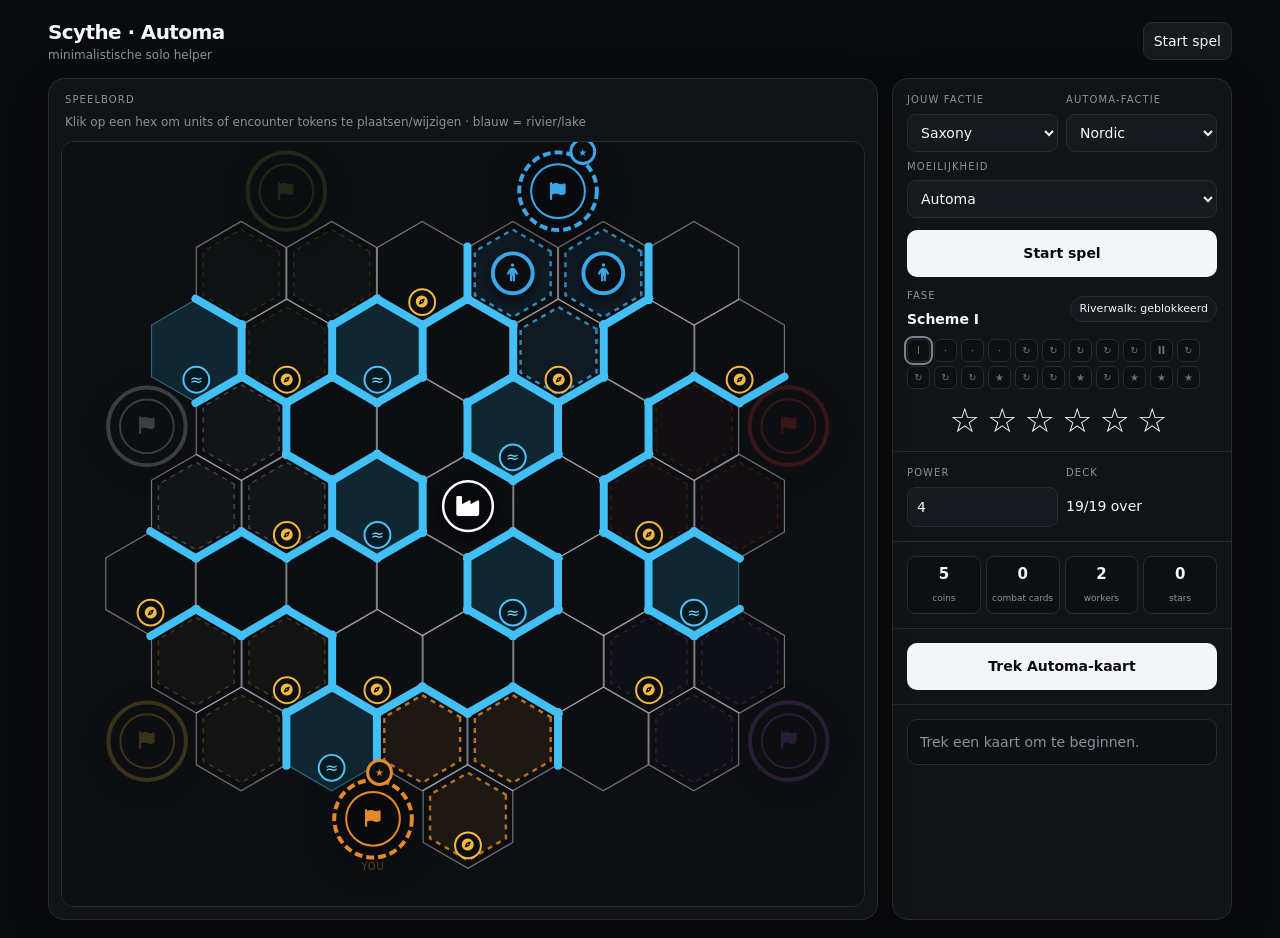
<file: _app/index.html>
<!doctype html>
<html lang="nl">
<head>
<meta charset="utf-8" />
<meta name="viewport" content="width=device-width,initial-scale=1" />
<title>Scythe Automa Helper</title>
<link rel="stylesheet" href="https://cdnjs.cloudflare.com/ajax/libs/font-awesome/6.7.2/css/all.min.css" referrerpolicy="no-referrer" />
<style>
:root{--bg:#0a0b0d;--panel:#111317;--panel2:#16191e;--ink:#f4f6f8;--muted:#8b929c;--line:#272b32;--soft:#1b1f25;--human:#e58a2a;--automa:#3aa7e8;--accent:#e9edf2;--lake:#132631;--factory:#242129}
*{box-sizing:border-box}body{margin:0;background:var(--bg);color:var(--ink);font:14px/1.45 Inter,ui-sans-serif,system-ui,-apple-system,Segoe UI,sans-serif}button,select,input{font:inherit;color:inherit}.app{max-width:1220px;margin:auto;padding:18px}.top{display:flex;align-items:center;justify-content:space-between;margin-bottom:14px}.brand{font-size:20px;font-weight:760;letter-spacing:-.03em}.sub,.muted{color:var(--muted)}.sub{font-size:12px}.layout{display:grid;grid-template-columns:minmax(0,1fr) 340px;gap:14px}.panel{background:var(--panel);border:1px solid var(--line);border-radius:16px;box-shadow:0 12px 34px #0004}.board-wrap{padding:12px;position:relative}.board-head{display:flex;align-items:center;justify-content:space-between;padding:2px 4px 10px}.board-hint{font-size:12px;color:var(--muted)}#board{display:block;width:100%;aspect-ratio:890/848;min-height:600px;border:1px solid var(--line);border-radius:13px;background:#0d0f12}.side{overflow:hidden}.box{padding:14px;border-bottom:1px solid var(--line)}.box:last-child{border-bottom:0}.label{font-size:10px;text-transform:uppercase;letter-spacing:.11em;color:var(--muted);margin-bottom:6px}.row{display:grid;grid-template-columns:1fr 1fr;gap:8px}.field select,.field input{width:100%;border:1px solid var(--line);background:var(--panel2);padding:9px;border-radius:9px}.phase-line{display:flex;justify-content:space-between;align-items:center}.phase{font-weight:750}.badge{border:1px solid var(--line);background:var(--panel2);border-radius:999px;padding:4px 8px;font-size:11px}.tracker{display:flex;gap:4px;flex-wrap:wrap;margin-top:10px}.track-cell{width:23px;height:23px;border:1px solid var(--line);border-radius:6px;display:grid;place-items:center;font-size:10px;color:#69717c;background:#0d0f12}.track-cell.done{background:#eef1f4;color:#0b0d10;border-color:#eef1f4}.track-cell.current{outline:2px solid #7b8490;outline-offset:1px}.track-cell.phase2{font-weight:800}.stars{font-size:34px;line-height:1;letter-spacing:7px;margin-top:14px;text-align:center;width:100%}.draw{width:100%;border:0;background:#f3f5f7;color:#0a0b0d;border-radius:10px;padding:13px;font-weight:800;cursor:pointer}.draw:disabled{opacity:.4;cursor:default}.secondary{width:100%;margin-top:7px;background:var(--panel2);border:1px solid var(--line);border-radius:9px;padding:10px;cursor:pointer}.stats{display:grid;grid-template-columns:repeat(4,1fr);gap:5px}.stat{text-align:center;border:1px solid var(--line);background:#0d0f12;border-radius:8px;padding:7px 3px}.stat b{display:block;font-size:15px}.stat span{font-size:9px;color:var(--muted)}.card{border:1px solid var(--line);background:#0d0f12;border-radius:10px;padding:12px}.card-head{display:flex;justify-content:space-between;align-items:center;margin-bottom:10px}.chips{display:flex;gap:5px;flex-wrap:wrap}.chip{border:1px solid var(--line);border-radius:999px;padding:5px 8px;font-size:11px;background:var(--panel2)}.chip.primary{border-color:#cfd5dc;font-weight:650}.sep{height:1px;background:var(--line);margin:10px 0}.result{font-size:12px;line-height:1.5;margin-top:10px}.star-actions{display:grid;grid-template-columns:1fr 1fr;gap:6px}.btn{border:1px solid var(--line);background:var(--panel2);border-radius:9px;padding:8px 10px;cursor:pointer}.hint{font-size:10px;color:var(--muted);line-height:1.45}.notice{padding:8px 9px;background:var(--soft);border-radius:8px;font-size:11px;margin-top:8px}.game-over{font-weight:700}.combat-grid{display:grid;grid-template-columns:repeat(5,1fr);gap:4px;text-align:center;font-size:10px}.combat-grid div{padding:5px 2px;border:1px solid var(--line);border-radius:6px}.combat-grid b{display:block;font-size:12px}.hidden{display:none!important}
.hex-menu{position:absolute;z-index:20;min-width:260px;background:#15181d;border:1px solid #30353e;border-radius:14px;padding:10px;box-shadow:0 18px 50px #000a}.hex-menu-head{display:flex;justify-content:space-between;align-items:center;padding:3px 4px 9px}.hex-menu-title{font-weight:750}.hex-menu-close{border:0;background:transparent;color:var(--muted);font-size:20px;cursor:pointer}.choice-grid{display:grid;grid-template-columns:1fr 1fr;gap:7px}.piece-choice{display:flex;gap:9px;align-items:center;border:1px solid var(--line);background:#0e1013;border-radius:10px;padding:9px;cursor:pointer;text-align:left}.piece-choice:hover{border-color:#505965;background:#171a20}.piece-choice .fa-icon{width:38px;height:38px;display:grid;place-items:center;flex:none;font-size:15px;border:4px solid currentColor;border-radius:50%;background:#0b0d10}.choice-human{color:var(--human)}.choice-automa{color:var(--automa)}.piece-choice small{opacity:.62;font-size:10px}.choice-clear{grid-column:1/-1;justify-content:center;color:var(--muted)}.choice-encounter{grid-column:1/-1;color:#f4b942}.choice-encounter .fa-icon{width:34px;height:34px;border-width:2px;font-size:14px}
.territory polygon{transition:.12s ease}.water-hex polygon{fill:rgba(32,145,190,.18)!important;stroke:rgba(90,205,245,.42)!important}.water-mark{pointer-events:none}.encounter-mark{pointer-events:none}.encounter-mark circle{fill:rgba(12,14,17,.94);stroke:#f4b942;stroke-width:2}.encounter-mark i{color:#f4b942}.river-edge{stroke:#42bff5;stroke-width:8;stroke-linecap:round;pointer-events:none}.water-legend{display:flex;gap:8px;align-items:center;color:#76d7ff;font-size:11px;margin-top:6px}.board-icon{pointer-events:none}.board-piece{width:44px;height:44px;display:grid;place-items:center;border:4px solid var(--piece-color);border-radius:50%;color:var(--piece-color);background:#0b0d10;box-shadow:0 5px 14px #0008}.board-piece i{font-size:18px}.board-icon.combat .board-piece{width:46px;height:46px}.board-icon.combat i{font-size:20px}.territory polygon{fill:rgba(10,12,15,.20);stroke:rgba(255,255,255,.42);stroke-width:1.2}.territory:hover polygon{fill:rgba(255,255,255,.10);stroke:#eef2f6!important;filter:brightness(1.08)}.home-base{pointer-events:none}.home-base .home-ring{filter:drop-shadow(0 5px 14px #000c)}.home-label{font-size:9px;font-weight:800;letter-spacing:.08em;text-transform:uppercase;paint-order:stroke;stroke:#090a0d;stroke-width:3px;stroke-linejoin:round}.piece-icon{pointer-events:none}.combat-bolt{filter:drop-shadow(0 3px 8px #000)}.home-unit{pointer-events:none}.home-unit circle{fill:#0b0d10;stroke-width:3}.home-unit text{font-size:10px;font-weight:800;text-anchor:middle;dominant-baseline:middle}.home-unit-count{font-size:8px!important;fill:#fff!important;stroke:#0b0d10;stroke-width:2px;paint-order:stroke}.factory-icon{pointer-events:none;filter:drop-shadow(0 4px 10px #000c)}.factory-icon circle{fill:rgba(8,11,15,.88);stroke:#fff;stroke-width:2.5}
.combat-bolt{cursor:pointer;pointer-events:auto}.combat-bolt .board-piece{cursor:pointer}
.combat-overlay{position:fixed;inset:0;z-index:100;display:grid;place-items:center;padding:18px;background:rgba(3,5,8,.78);backdrop-filter:blur(8px)}
.combat-dialog{width:min(560px,100%);background:#111317;border:1px solid #30353e;border-radius:18px;box-shadow:0 28px 90px #000c;overflow:hidden}
.combat-dialog-head{display:flex;align-items:center;justify-content:space-between;padding:16px 18px;border-bottom:1px solid var(--line)}
.combat-dialog-head h2{font-size:18px;margin:0}.combat-dialog-body{padding:18px}.combat-vs{display:grid;grid-template-columns:1fr auto 1fr;align-items:center;gap:12px;margin-bottom:16px}.combat-side{border:1px solid var(--line);border-radius:13px;padding:13px;background:#0d0f12}.combat-side strong{display:block;font-size:15px}.combat-side small{color:var(--muted)}.combat-vs-mark{width:38px;height:38px;display:grid;place-items:center;border-radius:50%;background:#211b09;color:#ffd85a;font-size:18px}
.combat-details{display:grid;grid-template-columns:repeat(2,1fr);gap:8px;margin:12px 0}.combat-detail{border:1px solid var(--line);border-radius:10px;padding:10px;background:#0d0f12}.combat-detail b{display:block;font-size:16px}.combat-actions{display:grid;grid-template-columns:1fr 1fr;gap:8px;margin-top:16px}.combat-action{border:1px solid var(--line);border-radius:11px;padding:12px;font-weight:750;cursor:pointer;background:var(--panel2)}.combat-action.human{border-color:var(--human);color:var(--human)}.combat-action.automa{border-color:var(--automa);color:var(--automa)}.combat-card-btn{width:100%;margin-top:10px;border:1px solid #6a5522;background:#1b170d;color:#ffd85a;border-radius:10px;padding:10px;font-weight:700;cursor:pointer}.combat-note{font-size:11px;color:var(--muted);line-height:1.5;margin-top:10px}

@media(max-width:900px){.layout{grid-template-columns:1fr}.side{order:-1}#board{min-height:420px}.app{padding:10px}.hex-menu{position:fixed!important;left:12px!important;right:12px!important;bottom:12px!important;top:auto!important}}

.setup-fields.hidden{display:none}
.setup-start{width:100%;margin-top:12px}
.home-role{font-size:10px;font-weight:400;letter-spacing:.08em;text-transform:uppercase;opacity:.4;paint-order:stroke;stroke:#080a0d;stroke-width:2px;stroke-linejoin:round;pointer-events:none}


button,.territory,.combat-bolt,.piece-choice{touch-action:manipulation;-webkit-tap-highlight-color:transparent}
.territory{pointer-events:all}

/* Compact phone layout: maximize usable board/card space */
@media(max-width:600px){
  html,body{margin:0;padding:0}
  .app{padding:4px;max-width:none}
  .top{margin-bottom:4px;padding:2px 1px}
  .top .sub{display:none}
  .brand{font-size:14px}
  .top .btn{padding:6px 9px;font-size:10px}
  .layout{gap:4px}
  .panel{border-radius:8px}
  .board-wrap{padding:2px;overflow:hidden}
  .board-head{padding:3px 4px 0;margin:0}
  .board-head .label{font-size:8px}
  .board-hint{display:none}
  #board{
    width:100%;
    min-height:0;
    height:auto;
    display:block;
    margin:0;
  }
  .side{gap:4px}
  .box{padding:7px;margin:0;border-radius:8px}
  .row{gap:5px}
  .field .label,.label{font-size:8px}
  select,input{padding:7px 8px;font-size:12px}
  .phase-line{margin-top:5px!important}
  .phase{font-size:13px}
  .badge{font-size:9px;padding:3px 6px}
  .tracker{gap:2px;margin-top:5px;flex-wrap:nowrap}
  .track-cell{width:20px;height:20px;border-radius:4px;font-size:9px}
  .stars{font-size:27px;letter-spacing:4px;margin-top:7px}
  .stats{gap:3px}
  .stat{padding:5px 2px}
  .stat b{font-size:13px}
  .stat span{font-size:8px}
  .draw{padding:10px;border-radius:8px}
  .card{padding:8px;border-radius:8px}
  .card-head{margin-bottom:6px}
  .chips{gap:3px}
  .chip{padding:4px 6px;font-size:10px}
  .sep{margin:6px 0}
  .result{margin-top:6px;font-size:11px}
  .combat-grid{gap:3px}
  .combat-grid div{padding:5px}
  .hex-menu{left:4px!important;right:4px!important;bottom:4px!important}
}

</style>
</head>
<body>
<div class="app">
  <div class="top"><div><div class="brand">Scythe · Automa</div><div class="sub">minimalistische solo helper</div></div><button id="reset" class="btn">Start spel</button></div>
  <div class="layout">
    <section class="panel board-wrap">
      <div class="board-head"><div><div class="label">Speelbord</div><div class="board-hint">Klik op een hex om units of encounter tokens te plaatsen/wijzigen · blauw = rivier/lake</div></div></div>
      <svg id="board" viewBox="-18 -18 806 758"></svg>
      <div id="hexMenu" class="hex-menu hidden"></div>
    </section>

    <aside class="panel side">
      <div class="box">
        <div id="setupFields" class="setup-fields">
          <div class="row">
            <label class="field"><div class="label">Jouw factie</div><select id="humanFaction"><option value="blue">Nordic</option><option value="red">Rusviet</option><option value="yellow">Crimea</option><option value="white">Polania</option><option value="black" selected>Saxony</option><option value="green">Albion</option><option value="purple">Togawa</option></select></label>
            <label class="field"><div class="label">Automa-factie</div><select id="automaFaction"><option value="red">Rusviet</option><option value="blue" selected>Nordic</option><option value="yellow">Crimea</option><option value="white">Polania</option><option value="black">Saxony</option><option value="green">Albion</option><option value="purple">Togawa</option></select></label>
          </div>
          <label class="field" style="display:block;margin-top:8px"><div class="label">Moeilijkheid</div><select id="difficulty"><option value="easy">Autometta</option><option value="normal" selected>Automa</option><option value="hard">Automaszyna</option><option value="very hard">Ultimaszyna</option></select></label>
          <button id="startGame" class="draw setup-start">Start spel</button>
        </div>
        <div class="phase-line" style="margin-top:12px"><div><div class="label">Fase</div><div id="phase" class="phase">Scheme I</div></div><div id="river" class="badge">Rivieren: nee</div></div>
        <div id="tracker" class="tracker"></div>
        <div id="stars" class="stars">☆☆☆☆☆☆</div>
      </div>
      <div class="box">
        <div class="row"><label class="field"><div class="label">Power</div><input id="power" type="number" min="0" max="16" value="4"></label><div><div class="label">Deck</div><div id="deckInfo" style="padding-top:9px">19 kaarten</div></div></div>
      </div>
      <div class="box"><div class="stats"><div class="stat"><b id="coins">0</b><span>coins</span></div><div class="stat"><b id="combatCards">0</b><span>combat cards</span></div><div class="stat"><b id="workers">2</b><span>workers</span></div><div class="stat"><b id="starsCount">0</b><span>stars</span></div></div></div>
      <div class="box"><button id="draw" class="draw">Trek Automa-kaart</button><div id="status" class="notice hidden"></div></div>
      <div class="box"><div id="card" class="card"><div class="muted">Trek een kaart om te beginnen.</div></div><div id="result" class="result hidden"></div></div>
    </aside>
  </div>
</div>
<div id="combatOverlay" class="combat-overlay hidden" role="dialog" aria-modal="true" aria-labelledby="combatTitle">
  <div class="combat-dialog">
    <div class="combat-dialog-head"><div><div class="label">Combat</div><h2 id="combatTitle">Gevecht resolven</h2></div><button class="hex-menu-close" onclick="closeCombatOverlay()" aria-label="Sluiten">×</button></div>
    <div id="combatOverlayBody" class="combat-dialog-body"></div>
  </div>
</div>
<script>
// Compatibility helpers for older iOS Safari/WebKit.
if (!Array.prototype.flatMap) {
  Array.prototype.flatMap = function (callback, thisArg) {
    return Array.prototype.concat.apply([], this.map(callback, thisArg));
  };
}
if (!Array.prototype.includes) {
  Array.prototype.includes = function (value, fromIndex) {
    return this.indexOf(value, fromIndex || 0) !== -1;
  };
}
if (!Object.fromEntries) {
  Object.fromEntries = function (entries) {
    return Array.from(entries).reduce(function (obj, pair) {
      obj[pair[0]] = pair[1];
      return obj;
    }, {});
  };
}
if (!Object.entries) {
  Object.entries = function (obj) {
    return Object.keys(obj).map(function (key) { return [key, obj[key]]; });
  };
}
if (!Object.values) {
  Object.values = function (obj) {
    return Object.keys(obj).map(function (key) { return obj[key]; });
  };
}
if (window.NodeList && !NodeList.prototype.forEach) {
  NodeList.prototype.forEach = Array.prototype.forEach;
}
var _a, _b;
const $ = s => document.querySelector(s), svg = $('#board');
const profiles = {
    easy: { t: 'easy', name: 'Autometta', rivers: 5, phase: 11, grid: [0, 0, 0, 0, 0, 1, 1, 1, 1, 1, 2, 1, 1, 1, 1, 2, 1, 1, 2, 1, 2, 1, 2, 2] },
    normal: { t: 'normal', name: 'Automa', rivers: 4, phase: 10, grid: [0, 0, 0, 0, 1, 1, 1, 1, 1, 2, 1, 1, 1, 1, 2, 1, 1, 2, 1, 2, 2, 2] },
    hard: { t: 'hard', name: 'Automaszyna', rivers: 3, phase: 10, grid: [0, 0, 0, 1, 1, 1, 1, 1, 1, 2, 1, 1, 2, 1, 2, 1, 2, 2, 2] },
    'very hard': { t: 'very hard', name: 'Ultimaszyna', rivers: 0, phase: 9, grid: [1, 1, 1, 1, 1, 1, 1, 1, 2, 1, 1, 2, 1, 2, 1, 2, 2, 2] }
};
const cards = [
    { id: 0, skip: false, star: true, combat: { spend: [6, 7, 7], cards: 1, resources: 1 }, actions: [{ move: [{ t: 'worker', faction: 'blue' }, { t: 'facobj' }, { t: 'character' }], gets: [{ t: 'power', q: 1 }, { t: 'worker', q: 1 }], enlist: ['power'] }, { move: [{ t: 'worker' }], gets: [{ t: 'power', q: 4 }], enlist: ['power'] }] },
    { id: 1, skip: false, star: true, combat: { spend: [5, 6, 7], cards: 2, resources: 2 }, actions: [{ move: [{ faction: 'white', t: 'facobj' }, { t: 'worker' }], gets: [{ faction: 'yellow', t: 'gold', q: 1 }, { t: 'gold', q: 1 }], enlist: [] }, { move: [{ faction: 'white', t: 'facobj' }, { t: 'worker' }], gets: [{ faction: 'yellow', t: 'gold', q: 1 }, { t: 'powercard', q: 1 }, { t: 'charormech', q: 1 }], enlist: ['gold'] }] },
    { id: 2, skip: false, star: true, combat: { spend: [3, 7, 7], cards: 0, resources: 0 }, actions: [{ move: [{ t: 'worker' }], gets: [{ t: 'power', q: 3 }], enlist: [] }, { move: [{ t: 'worker' }], gets: [{ t: 'power', q: 2 }, { t: 'worker', q: 1 }], enlist: ['popularity'] }] },
    { id: 3, skip: true, star: false, combat: { spend: [0, 1, 2], cards: 1, resources: 0 }, actions: [{ move: [{ t: 'worker' }], gets: [{ faction: 'yellow', t: 'gold', q: 1 }, { t: 'powercard', q: 1 }, { t: 'powercard' }], enlist: ['powercard'] }, { move: [{ t: 'worker' }], gets: [{ faction: 'yellow', t: 'gold', q: 1 }, { t: 'gold', q: 2 }], enlist: ['power'] }] },
    { id: 4, skip: false, star: true, combat: { spend: [2, 4, 7], cards: 1, resources: 4 }, actions: [{ move: [{ faction: 'green', t: 'facobj' }, { t: 'worker' }], gets: [{ faction: 'purple', t: 'charormech', q: 1 }, { t: 'worker', q: 1 }, { t: 'gold', q: 1 }], enlist: ['gold'] }, { move: [{ t: 'mech' }], gets: [{ t: 'power', q: 4 }, { t: 'worker', q: 1 }], enlist: ['powercard'] }] },
    { id: 5, skip: false, star: true, combat: { spend: [7, 7, 7], cards: 1, resources: 0 }, actions: [{ move: [{ t: 'worker' }], gets: [{ t: 'power', q: 2 }], enlist: [] }, { move: [{ t: 'mech' }], gets: [{ faction: 'yellow', t: 'gold', q: 1 }, { t: 'power', q: 2 }, { t: 'charormech', q: 1 }], enlist: ['power'] }] },
    { id: 6, skip: true, star: true, combat: { spend: [5, 7, 7], cards: 0, resources: 2 }, actions: [{ move: [{ faction: 'black', t: 'attack', o: 'charormech', p: 5 }, { t: 'worker' }], gets: [{ t: 'worker', q: 1 }, { t: 'gold', q: 1 }], enlist: ['popularity'] }, { move: [{ faction: 'black', t: 'attack', o: 'charormech', p: 5 }, { t: 'mech' }], gets: [{ faction: 'red', t: 'charormech', q: 1 }, { t: 'charormech', q: 1 }, { t: 'powercard', q: 1 }], enlist: ['gold'] }] },
    { id: 7, skip: true, star: true, combat: { spend: [0, 5, 7], cards: 2, resources: 1 }, actions: [{ move: [{ faction: 'purple', t: 'facobj' }, { t: 'mech' }, { t: 'worker' }], gets: [{ faction: 'red', t: 'charormech', q: 1 }, { t: 'charormech', q: 1 }], enlist: [] }, { move: [{ faction: 'purple', t: 'facobj' }, { t: 'mech' }], gets: [{ faction: 'black', t: 'power', q: 1 }, { t: 'gold', q: 1 }, { t: 'charormech', q: 1 }], enlist: ['gold'] }] },
    { id: 8, skip: false, star: true, combat: { spend: [4, 7, 7], cards: 1, resources: 3 }, actions: [{ move: [{ faction: 'white', t: 'facobj' }, { t: 'mech' }, { t: 'worker' }], gets: [{ t: 'worker', q: 1 }, { t: 'charormech', q: 1 }], enlist: ['popularity'] }, { move: [{ faction: 'white', t: 'facobj' }, { t: 'mech' }], gets: [{ t: 'power', q: 3 }, { t: 'worker', q: 1 }], enlist: ['popularity'] }] },
    { id: 9, skip: false, star: true, combat: { spend: [0, 0, 0], cards: 1, resources: 1 }, actions: [{ move: [{ t: 'mech' }, { t: 'worker' }], gets: [{ t: 'charormech', q: 1 }, { t: 'power', q: 2 }], enlist: [] }, { move: [{ t: 'mech' }], gets: [{ t: 'gold', q: 2 }, { t: 'charormech', q: 1 }], enlist: [] }] },
    { id: 10, skip: false, star: true, combat: { spend: [6, 7, 7], cards: 2, resources: 0 }, actions: [{ move: [{ t: 'mech' }, { t: 'facobj' }, { t: 'character' }], gets: [{ faction: 'red', t: 'worker', q: 1 }, { t: 'worker', q: 1 }, { t: 'gold', q: 1 }], enlist: [] }, { move: [{ faction: 'blue', t: 'worker' }, { t: 'facobj' }, { t: 'character' }], gets: [{ t: 'power', q: 3 }, { t: 'worker', q: 1 }], enlist: ['powercard'] }] },
    { id: 11, skip: false, star: true, combat: { spend: [4, 5, 7], cards: 2, resources: 1 }, actions: [{ move: [{ faction: 'blue', t: 'worker' }, { t: 'mech' }], gets: [{ t: 'power', q: 4 }], enlist: [] }, { move: [{ faction: 'blue', t: 'worker' }, { t: 'mech' }], gets: [{ t: 'powercard', q: 1 }, { t: 'gold', q: 1 }, { t: 'charormech', q: 1 }], enlist: ['power'] }] },
    { id: 12, skip: false, star: true, combat: { spend: [3, 5, 7], cards: 3, resources: 0 }, actions: [{ move: [{ faction: 'black', t: 'attack', o: 'charormech', p: 4 }, { t: 'facobj' }, { t: 'character' }], gets: [{ t: 'gold', q: 1 }], enlist: [] }, { move: [{ faction: 'black', t: 'attack', o: 'charormech', p: 5 }, { t: 'facobj' }, { t: 'character' }], gets: [{ t: 'powercard', q: 1 }, { t: 'gold', q: 2 }], enlist: ['gold'] }] },
    { id: 13, skip: false, star: true, combat: { spend: [1, 1, 1], cards: 1, resources: 0 }, actions: [{ move: [{ t: 'facobj' }, { t: 'character' }], gets: [{ t: 'worker', q: 1 }, { t: 'powercard', q: 1 }], enlist: ['powercard'] }, { move: [{ t: 'attack', o: 'charormech', p: 7 }, { t: 'attack', o: 'worker' }, { t: 'mech' }], gets: [{ t: 'power', q: 3 }], enlist: ['popularity'] }] },
    { id: 14, skip: false, star: true, combat: { spend: [7, 7, 7], cards: 0, resources: 2 }, actions: [{ move: [{ t: 'facobj' }, { t: 'character' }], gets: [{ t: 'power', q: 3 }, { t: 'gold', q: 1 }], enlist: ['gold'] }, { move: [{ t: 'attack', o: 'charormech', p: 1 }, { t: 'attack', o: 'worker' }, { t: 'facobj' }, { t: 'character' }], gets: [{ faction: 'yellow', t: 'gold', q: 1 }, { t: 'gold', q: 1 }], enlist: ['powercard'] }] },
    { id: 15, skip: false, star: true, combat: { spend: [5, 7, 7], cards: 1, resources: 4 }, actions: [{ move: [{ t: 'facobj' }, { t: 'character' }], gets: [{ t: 'charormech', q: 1 }], enlist: [] }, { move: [{ t: 'attack', o: 'charormech', p: 5 }, { t: 'attack', o: 'worker' }, { t: 'mech' }], gets: [{ faction: 'black', t: 'power', q: 1 }, { t: 'charormech', q: 1 }, { t: 'gold', q: 1 }], enlist: [] }] },
    { id: 16, skip: true, star: false, combat: { spend: [7, 7, 7], cards: 2, resources: 2 }, actions: [{ move: [{ t: 'attack', o: 'charormech', p: 6 }, { t: 'attack', o: 'worker' }, { t: 'worker' }], gets: [{ t: 'gold', q: 2 }], enlist: ['power'] }, { move: [{ t: 'attack', o: 'charormech', p: 8 }, { t: 'worker' }], gets: [{ faction: 'yellow', t: 'gold', q: 1 }, { t: 'gold', q: 1 }, { t: 'worker', q: 1 }], enlist: ['popularity'] }] },
    { id: 17, skip: false, star: true, combat: { spend: [1, 1, 7], cards: 0, resources: 1 }, actions: [{ move: [{ t: 'facobj' }, { t: 'character' }], gets: [{ faction: 'green', t: 'worker', q: 1 }, { t: 'worker', q: 1 }, { t: 'gold', q: 1 }], enlist: [] }, { move: [{ t: 'facobj' }, { t: 'character' }], gets: [{ faction: 'green', t: 'charormech', q: 1 }, { t: 'worker', q: 1 }, { t: 'gold', q: 2 }], enlist: [] }] },
    { id: 18, skip: false, star: true, combat: { spend: [7, 7, 7], cards: 1, resources: 1 }, actions: [{ move: [{ t: 'attack', o: 'worker' }, { t: 'worker' }], gets: [{ t: 'worker', q: 1 }], enlist: [] }, { move: [{ faction: 'green', t: 'facobj' }, { t: 'attack', o: 'worker' }, { t: 'worker' }], gets: [{ t: 'power', q: 3 }, { t: 'gold', q: 1 }], enlist: ['powercard'] }] }
];
let tool = 'select', selected = null, pending = null, uid = 1;
let game = { profile: profiles.normal, tracker: 0, phase: 0, deck: [], discards: [], stars: 0, combatStars: 0, powerStar: false, coins: 0, combatCards: 0, factoryCard: false, lastCard: null, gameOver: false, combatVisible: false, combatTerritory: null, combatCardMode: false, activeCombat: null };
const boardRows = [
    [162, 253, 344, 435, 526, 617],
    [117, 208, 299, 390, 481, 572, 663],
    [162, 253, 344, 435, 526, 617],
    [117, 208, 299, 390, 481, 572, 663],
    [71, 162, 253, 344, 435, 526, 617],
    [117, 208, 299, 390, 481, 572, 663],
    [162, 253, 344, 435, 526, 617],
    [390]
];
const rowYs = [109, 187, 265, 343, 421, 499, 577, 655];
const territories = [];
let tid = 0;
boardRows.forEach((xs, row) => xs.forEach((x, col) => territories.push({ id: tid++, row, col, x, y: rowYs[row], factory: row === 3 && col === 3, home: false })));
const cellId = (row, col) => { var _a; return (_a = territories.find(t => !t.home && t.row === row && t.col === col)) === null || _a === void 0 ? void 0 : _a.id; };
// Home-base markers are visually aligned to the printed faction medallions on the
// board. Keep these coordinates separate from adjacent/start hex data:
// changing a marker position must never change movement or setup rules.
const factionData = {
    // The visual marker position is calculated from the two starting hexes below.
    // No faction has a hand-tuned top/left coordinate anymore.
    green: { name: 'Albion', color: '#6f8d35', adjacent: [[0, 0], [0, 1]] },
    blue: { name: 'Nordic', color: '#3aa7e8', adjacent: [[0, 3], [0, 4]] },
    white: { name: 'Polania', color: '#f2f2ee', adjacent: [[2, 0], [3, 0]] },
    red: { name: 'Rusviet', color: '#e33131', adjacent: [[2, 5], [3, 6]] },
    yellow: { name: 'Crimea', color: '#f4c52c', adjacent: [[5, 0], [6, 0]] },
    black: { name: 'Saxony', color: '#e58a2a', adjacent: [[6, 2], [7, 0]] },
    purple: { name: 'Togawa', color: '#8d5cc5', adjacent: [[5, 6], [6, 5]] }
};
function factionColorForOwner(owner) {
    var _a;
    const selectId = owner === 'human' ? '#humanFaction' : '#automaFaction';
    return ((_a = factionData[$(selectId).value]) === null || _a === void 0 ? void 0 : _a.color) || '#ffffff';
}
function syncFactionColors() {
    const root = document.documentElement;
    root.style.setProperty('--human', factionColorForOwner('human'));
    root.style.setProperty('--automa', factionColorForOwner('automa'));
}
// Home markers use the actual hex-grid geometry instead of a board-centre ray.
// Each home base touches exactly two starting territories. Those two hexes have
// two common neighbouring hex slots: one is inside the board and one is the
// missing slot outside the board. The outside slot is therefore the correct home
// direction for every faction, independent of where the faction sits on the map.
const HOME_RADIUS = 39, HOME_GAP = 10;
const baseBoardTerritories = territories.slice();
const boardCenter = {
    x: baseBoardTerritories.reduce((n, t) => n + t.x, 0) / baseBoardTerritories.length,
    y: baseBoardTerritories.reduce((n, t) => n + t.y, 0) / baseBoardTerritories.length
};
const HEX_NEIGHBOUR_OFFSETS = [
    [91, 0], [-91, 0], [45.5, 78], [-45.5, 78], [45.5, -78], [-45.5, -78]
];
function hexVertices(t, r = 52) { return Array.from({ length: 6 }, (_, i) => { const a = (-30 + i * 60) * Math.PI / 180; return { x: t.x + r * Math.cos(a), y: t.y + r * Math.sin(a) }; }); }
function pointSegmentDistance(p, a, b) {
    const vx = b.x - a.x, vy = b.y - a.y, wx = p.x - a.x, wy = p.y - a.y;
    const vv = vx * vx + vy * vy;
    const u = vv ? Math.max(0, Math.min(1, (wx * vx + wy * vy) / vv)) : 0;
    return Math.hypot(p.x - (a.x + u * vx), p.y - (a.y + u * vy));
}
function samePoint(a, b, tolerance = 2) { return Math.hypot(a.x - b.x, a.y - b.y) <= tolerance; }
function neighbourSlots(t) { return HEX_NEIGHBOUR_OFFSETS.map(([dx, dy]) => ({ x: t.x + dx, y: t.y + dy })); }
function occupiedSlot(p) { return baseBoardTerritories.some(t => samePoint(p, t, 2.5)); }
function calculateHomePosition(f) {
    const ids = f.adjacent.map(([r, c]) => cellId(r, c)).filter(x => x != null);
    const a = territories[ids[0]], b = territories[ids[1]];
    const common = neighbourSlots(a).filter(pa => neighbourSlots(b).some(pb => samePoint(pa, pb, 2.5)));
    const outside = common.filter(p => !occupiedSlot(p));
    let slot = (outside.length ? outside : common).sort((p, q) => Math.hypot(q.x - boardCenter.x, q.y - boardCenter.y) - Math.hypot(p.x - boardCenter.x, p.y - boardCenter.y))[0];
    if (!slot) {
        // Defensive fallback only; normal faction data always resolves to a missing common slot.
        const mid = { x: (a.x + b.x) / 2, y: (a.y + b.y) / 2 };
        let dx = mid.x - boardCenter.x, dy = mid.y - boardCenter.y;
        const len = Math.hypot(dx, dy) || 1;
        slot = { x: mid.x + dx / len * 91, y: mid.y + dy / len * 91 };
    }
    // A normal missing hex centre leaves ~6.5px between the 39px circle and the
    // neighbouring hex edges. Push only along the local outward normal until the
    // requested HOME_GAP is reached. Both touching edges remain equally spaced.
    const mid = { x: (a.x + b.x) / 2, y: (a.y + b.y) / 2 };
    let dx = slot.x - mid.x, dy = slot.y - mid.y;
    const len = Math.hypot(dx, dy) || 1;
    dx /= len;
    dy /= len;
    const edges = [a, b].flatMap(t => { const v = hexVertices(t); return v.map((p, i) => [p, v[(i + 1) % 6]]); });
    const clearance = p => Math.min(...edges.map(([e1, e2]) => pointSegmentDistance(p, e1, e2))) - HOME_RADIUS;
    let shift = 0;
    while (clearance({ x: slot.x + dx * shift, y: slot.y + dy * shift }) < HOME_GAP && shift < 30)
        shift += 0.25;
    return { x: slot.x + dx * shift, y: slot.y + dy * shift };
}
for (const [key, f] of Object.entries(factionData)) {
    f.adjacentIds = f.adjacent.map(([r, c]) => cellId(r, c)).filter(x => x != null);
    f.home = calculateHomePosition(f);
    const id = territories.length;
    f.homeId = id;
    territories.push({ id, x: f.home.x, y: f.home.y, home: true, faction: key, factory: false, row: 99, col: 99 });
}
const graph = Object.fromEntries(territories.map(t => [t.id, []]));
const boardTerritories = territories.filter(t => !t.home);
// Water topology traced from the supplied Board Game Arena reference.
// Lake territories are impassable until Riverwalk; riverEdges are boundaries that cannot be crossed before Riverwalk.
const lakeIds = new Set([6, 8, 16, 21, 30, 32, 41]);
const riverEdges = [
    [2, 9], [3, 4], [3, 9], [4, 5], [4, 11], [7, 13], [9, 10], [10, 11], [12, 18], [13, 14], [14, 20], [17, 18],
    [19, 26], [19, 27], [20, 27], [20, 28], [23, 24], [24, 31], [26, 33], [34, 35], [35, 42], [36, 42], [36, 43], [43, 44]
];
const riverKey = (a, b) => a < b ? `${a}:${b}` : `${b}:${a}`;
let riverSet = new Set(riverEdges.map(([a, b]) => riverKey(a, b)));
const hasRiverBetween = (a, b) => riverSet.has(riverKey(a, b));
const riversUnlocked = () => game.tracker - 1 >= game.profile.rivers;
for (let i = 0; i < boardTerritories.length; i++)
    for (let j = i + 1; j < boardTerritories.length; j++) {
        const a = boardTerritories[i], b = boardTerritories[j], d = Math.hypot(a.x - b.x, a.y - b.y);
        if (d > 84 && d < 98) {
            graph[a.id].push(b.id);
            graph[b.id].push(a.id);
        }
    }
for (const f of Object.values(factionData))
    for (const id of f.adjacentIds) {
        graph[f.homeId].push(id);
        graph[id].push(f.homeId);
    }
// Every faction starts on a fixed three-territory peninsula. The two territories
// touching the home base share exactly one common board neighbour; together those
// three hexes are the faction's complete pre-Riverwalk movement area.
for (const f of Object.values(factionData)) {
    const [a, b] = f.adjacentIds;
    const common = (graph[a] || []).find(id => { var _a; return id !== f.homeId && !((_a = territories[id]) === null || _a === void 0 ? void 0 : _a.home) && (graph[b] || []).includes(id); });
    f.peninsulaIds = [...f.adjacentIds, ...(common == null ? [] : [common])];
}
// A starting peninsula is isolated from the rest of the map by water. Add every
// board edge leaving one of these three-hex regions as a river boundary. This also
// makes the visible water overlay agree with the movement model.
const riverKeys = new Set(riverEdges.map(([a, b]) => riverKey(a, b)));
for (const [factionKey, f] of Object.entries(factionData)) {
    if (factionKey === 'purple')
        continue; // Togawa is not enclosed by a river ring on the supplied board.
    const peninsula = new Set(f.peninsulaIds);
    for (const a of peninsula) {
        for (const b of graph[a] || []) {
            if (((_a = territories[b]) === null || _a === void 0 ? void 0 : _a.home) || peninsula.has(b))
                continue;
            const key = riverKey(a, b);
            if (!riverKeys.has(key)) {
                riverKeys.add(key);
                riverEdges.push([a, b]);
            }
        }
    }
}
// Manual water-edge corrections traced against the supplied BGA board reference.
// Hex numbers below are 1-based, matching the labels shown in the UI.
const removeRiver = (hexA, hexB) => {
    const key = riverKey(hexA - 1, hexB - 1);
    for (let i = riverEdges.length - 1; i >= 0; i--)
        if (riverKey(riverEdges[i][0], riverEdges[i][1]) === key)
            riverEdges.splice(i, 1);
};
const addRiver = (hexA, hexB) => {
    const a = hexA - 1, b = hexB - 1, key = riverKey(a, b);
    if (!riverEdges.some(([x, y]) => riverKey(x, y) === key))
        riverEdges.push([a, b]);
};
// Hex 3: move the left-hand river from the straight-left edge to the lower-left edge.
removeRiver(3, 2);
addRiver(3, 9);
// Explicit corrections supplied during board tracing.
removeRiver(4, 5);
removeRiver(6, 12);
addRiver(12, 19);
removeRiver(12, 6);
removeRiver(12, 18);
removeRiver(13, 6);
removeRiver(25, 19);
addRiver(25, 18);
removeRiver(26, 19);
addRiver(33, 25);
addRiver(33, 26);
// Additional board-edge corrections supplied by the user.
removeRiver(45, 39);
removeRiver(39, 32);
removeRiver(39, 45);
removeRiver(39, 38);
addRiver(32, 33);
removeRiver(46, 45); // Hex 46: no water on the left edge.
// Every lake is bordered by water on each side that touches a normal land territory.
// This is both a visual rule and part of the pre-Riverwalk movement topology.
for (const lakeId of lakeIds) {
    for (const neighbourId of graph[lakeId] || []) {
        if (((_b = territories[neighbourId]) === null || _b === void 0 ? void 0 : _b.home) || lakeIds.has(neighbourId))
            continue;
        const key = riverKey(lakeId, neighbourId);
        if (!riverEdges.some(([a, b]) => riverKey(a, b) === key))
            riverEdges.push([lakeId, neighbourId]);
    }
}
// Some river/coast edges sit on the outside of the playable hex field and therefore
// have no neighbouring hex to pair with. Keep those as visual edge markers.
const extraRiverSides = [
    { hex: 13, side: 'LR' }
    // Hex 45 right-bottom intentionally has no water marker.
];
riverSet = new Set(riverEdges.map(([a, b]) => riverKey(a, b)));
const factoryId = boardTerritories.find(t => t.factory).id;
const DEFAULT_ENCOUNTER_IDS = [2, 7, 10, 12, 20, 24, 26, 34, 35, 38, 46];
let units = [], markers = { encounter: new Set(DEFAULT_ENCOUNTER_IDS), resources: {} };
const at = t => units.filter(u => u.territory === t), neigh = t => new Set([t, ...graph[t]]);
const isCombatUnit = u => u && (u.type === 'mech' || u.type === 'character');
function bfs(start) { const d = { [start]: 0 }, q = [start]; while (q.length) {
    const x = q.shift();
    for (const n of graph[x])
        if (d[n] === undefined) {
            d[n] = d[x] + 1;
            q.push(n);
        }
} return d; }
const fd = bfs(factoryId);
const reading = (a, b) => territories[a].y - territories[b].y || territories[a].x - territories[b].x;
const homeId = owner => factionData[$(owner === 'automa' ? '#automaFaction' : '#humanFaction').value].homeId;
function homePeninsula(owner = 'automa') {
    const f = factionData[$(owner === 'automa' ? '#automaFaction' : '#humanFaction').value];
    return new Set(f.peninsulaIds);
}
function movementNeighbors(id) {
    if (riversUnlocked())
        return (graph[id] || []).filter(n => { var _a; return !((_a = territories[n]) === null || _a === void 0 ? void 0 : _a.home); });
    return (graph[id] || []).filter(n => {
        var _a;
        return !((_a = territories[n]) === null || _a === void 0 ? void 0 : _a.home) &&
            !lakeIds.has(n) &&
            !lakeIds.has(id) &&
            !hasRiverBetween(id, n);
    });
}
function legalAutomaDestination(id) {
    var _a;
    if ((_a = territories[id]) === null || _a === void 0 ? void 0 : _a.home)
        return false;
    if (!riversUnlocked() && lakeIds.has(id))
        return false;
    return true;
}
// A unit on a home base has no neighborhood. The Automa home base itself does:
// its two adjacent starting territories. Before the water unlock, unit neighborhoods
// follow only actual land edges; rivers and lakes block them. This lets Togawa expand
// over its open land connection instead of being artificially trapped in three hexes.
function automaArea(includeHomeBase = true) {
    const s = new Set();
    if (includeHomeBase)
        graph[homeId('automa')].forEach(n => { if (legalAutomaDestination(n))
            s.add(n); });
    for (const u of units.filter(x => x.owner === 'automa' && !territories[x.territory].home)) {
        s.add(u.territory);
        for (const n of movementNeighbors(u.territory))
            if (legalAutomaDestination(n))
                s.add(n);
    }
    return s;
}
function enemyCombatTerritories() {
    const onBoard = units.filter(u => u.owner === 'human' && isCombatUnit(u) && !territories[u.territory].home).map(u => u.territory);
    if (onBoard.length)
        return onBoard;
    return units.filter(u => u.owner === 'human' && isCombatUnit(u)).map(u => u.territory);
}
function enemyCombatDistance(t) { const ts = enemyCombatTerritories(); if (!ts.length)
    return 99; const d = bfs(t); return Math.min(...ts.map(x => { var _a; return (_a = d[x]) !== null && _a !== void 0 ? _a : 99; })); }
function closestUnit(type) {
    const hd = bfs(homeId('automa'));
    return units.filter(u => u.owner === 'automa' && (!type || u.type === type)).sort((a, b) => { var _a, _b; return ((_a = hd[a.territory]) !== null && _a !== void 0 ? _a : 99) - ((_b = hd[b.territory]) !== null && _b !== void 0 ? _b : 99) || reading(a.territory, b.territory) || a.id - b.id; })[0];
}
function closestCombat() {
    const hd = bfs(homeId('automa'));
    return units.filter(u => u.owner === 'automa' && isCombatUnit(u)).sort((a, b) => {
        var _a, _b;
        const da = (_a = hd[a.territory]) !== null && _a !== void 0 ? _a : 99, db = (_b = hd[b.territory]) !== null && _b !== void 0 ? _b : 99;
        if (da !== db)
            return da - db;
        // Explicit Automa tiebreaker: character wins when character + mech are both on home base.
        if (a.territory === homeId('automa') && b.territory === homeId('automa') && a.type !== b.type)
            return a.type === 'character' ? -1 : 1;
        return reading(a.territory, b.territory) || a.id - b.id;
    })[0];
}
function canReachInOneStep(from, to) { return from === to || movementNeighbors(from).includes(to); }
function neighborhoodCount(t, selected) {
    return units.filter(u => u.owner === 'automa' && u.id !== selected.id && !territories[u.territory].home && canReachInOneStep(u.territory, t)).length;
}
function isInEnemyCombatNeighborhood(t) {
    return units.some(u => u.owner === 'human' && isCombatUnit(u) && !territories[u.territory].home && canReachInOneStep(u.territory, t));
}
function workerMove() {
    const unit = closestUnit('worker');
    if (!unit)
        return null;
    let v = [...automaArea(true)].filter(t => legalAutomaDestination(t) &&
        !at(t).some(u => u.owner === 'human') &&
        !at(t).some(u => u.owner === 'automa' && u.type === 'worker' && u.id !== unit.id) &&
        !isInEnemyCombatNeighborhood(t));
    if (!v.length)
        return null;
    v.sort((a, b) => neighborhoodCount(b, unit) - neighborhoodCount(a, unit) || fd[a] - fd[b] || reading(a, b));
    return { unit, to: v[0], label: 'Move worker' };
}
function nonAttack(type) {
    const unit = closestUnit(type);
    if (!unit)
        return null;
    let v = [...automaArea(true)].filter(t => legalAutomaDestination(t) &&
        !at(t).some(u => u.owner === 'human') &&
        !at(t).some(u => u.owner === 'automa' && isCombatUnit(u) && u.id !== unit.id));
    if (!v.length)
        return null;
    v.sort((a, b) => enemyCombatDistance(a) - enemyCombatDistance(b) || fd[a] - fd[b] || reading(a, b));
    return { unit, to: v[0], label: `Move ${type}` };
}
function encounterFactory() {
    const unit = closestUnit('character');
    if (!unit)
        return null;
    // Encounter/Factory only uses neighborhoods of Automa units, not the home-base neighborhood.
    let v = [...automaArea(false)].filter(t => legalAutomaDestination(t) && (markers.encounter.has(t) || (territories[t].factory && !game.factoryCard)) && !at(t).some(u => u.owner === 'human') && !at(t).some(u => u.owner === 'automa' && u.type === 'mech'));
    if (!v.length)
        return null;
    v.sort((a, b) => fd[a] - fd[b] || reading(a, b));
    return { unit, to: v[0], label: 'Factory / Encounter' };
}
function attackCombat(minPower = 0) {
    if (+(document.querySelector('#power').value) < minPower)
        return null;
    const unit = closestCombat();
    if (!unit)
        return null;
    let v = [...automaArea(true)].filter(t => legalAutomaDestination(t) && at(t).some(u => u.owner === 'human' && isCombatUnit(u)));
    if (!v.length)
        return null;
    v.sort((a, b) => at(a).filter(u => u.owner === 'human' && isCombatUnit(u)).length - at(b).filter(u => u.owner === 'human' && isCombatUnit(u)).length || fd[a] - fd[b] || reading(a, b));
    return { unit, to: v[0], label: `Attack combat${minPower ? ` · ${minPower}+ power` : ''}`, attack: true };
}
function attackWorker() {
    const unit = closestCombat();
    if (!unit)
        return null;
    let v = [...automaArea(true)].filter(t => legalAutomaDestination(t) && at(t).some(u => u.owner === 'human' && u.type === 'worker') && !at(t).some(u => u.owner === 'human' && isCombatUnit(u)));
    if (!v.length)
        return null;
    v.sort((a, b) => (markers.resources[b] || 0) - (markers.resources[a] || 0) || fd[a] - fd[b] || reading(a, b));
    return { unit, to: v[0], label: 'Attack worker', attackWorker: true, after: () => {
            const retreated = units.filter(u => u.owner === 'human' && u.type === 'worker' && u.territory === v[0]);
            retreated.forEach(u => u.territory = homeId('human'));
            markers.resources[v[0]] = 0;
        } };
}
function factionMatches(action) { return !action.faction || action.faction === $('#automaFaction').value; }
function moveFor(action) { if (!factionMatches(action))
    return null; if (action.t === 'worker')
    return workerMove(); if (action.t === 'mech')
    return nonAttack('mech'); if (action.t === 'character')
    return nonAttack('character'); if (action.t === 'facobj')
    return encounterFactory(); if (action.t === 'attack' && action.o === 'worker')
    return attackWorker(); if (action.t === 'attack' && action.o === 'charormech')
    return attackCombat(action.p || 0); return null; }
function add(owner, type, territory, doRender = true) { units.push({ id: uid++, owner, type, territory }); if (doRender)
    render(); }
function combatUnitsAt(id, owner) { return at(id).filter(u => u.owner === owner && isCombatUnit(u)); }
function hasCombatAt(id) { return combatUnitsAt(id, 'human').length > 0 && combatUnitsAt(id, 'automa').length > 0; }
function setCombatState(id, card = null, source = 'board') {
    if (id == null || !hasCombatAt(id))
        return false;
    game.combatVisible = true;
    game.combatTerritory = id;
    game.combatCardMode = !card;
    game.activeCombat = { territory: id, card: card || null, source };
    return true;
}
function openCombatOverlay() {
    const c = game.activeCombat;
    if (!c)
        return;
    syncFactionColors();
    const hName = factionData[$('#humanFaction').value].name, aName = factionData[$('#automaFaction').value].name;
    const hCount = combatUnitsAt(c.territory, 'human').length, aCount = combatUnitsAt(c.territory, 'automa').length;
    const card = c.card;
    const p = +$('#power').value;
    const spend = card ? Math.min(p, card.combat.spend[p <= 7 ? 0 : p <= 13 ? 1 : 2]) : null;
    const cardsPlayed = card ? Math.min(game.combatCards, card.combat.cards) : null;
    const cardSection = card ? `<div class="combat-details"><div class="combat-detail"><span class="label">Automa power</span><b>${spend}</b><small>van ${p} beschikbaar</small></div><div class="combat-detail"><span class="label">Combat cards</span><b>${cardsPlayed}</b><small>van ${game.combatCards} beschikbaar</small></div></div>` : `<button class="combat-card-btn" onclick="drawCombatForActiveBattle()"><i class="fa-solid fa-cards-blank"></i> Trek combatkaart voor Automa</button>`;
    $('#combatTitle').textContent = `Combat · Hex ${c.territory + 1}`;
    $('#combatOverlayBody').innerHTML = `<div class="combat-vs"><div class="combat-side" style="border-color:${factionColorForOwner('human')}"><strong style="color:${factionColorForOwner('human')}">${hName}</strong><small>${hCount} combat unit${hCount === 1 ? '' : 's'}</small></div><div class="combat-vs-mark"><i class="fa-solid fa-bolt"></i></div><div class="combat-side" style="border-color:${factionColorForOwner('automa')}"><strong style="color:${factionColorForOwner('automa')}">${aName}</strong><small>${aCount} combat unit${aCount === 1 ? '' : 's'}</small></div></div>${cardSection}<div class="combat-note">Leg de gekozen power en combat cards fysiek open en bepaal de winnaar. De helper verwerkt daarna retreat, Automa-power/combatcards en een eventuele combatster automatisch.</div><div class="combat-actions"><button class="combat-action human" onclick="resolveCombat('human')">${hName} wint</button><button class="combat-action automa" onclick="resolveCombat('automa')">${aName} wint</button></div>`;
    $('#combatOverlay').classList.remove('hidden');
}
function closeCombatOverlay() { $('#combatOverlay').classList.add('hidden'); }
function drawCombatForActiveBattle() {
    if (!game.activeCombat)
        return;
    const card = takeCard();
    game.activeCombat.card = card;
    game.combatCardMode = true;
    renderCard(card, game.phase, null, false, true);
    showStatus(`Combatkaart #${card.id + 1} getrokken. De star tracker verandert niet.`);
    openCombatOverlay();
    renderAll();
}
function resolveCombat(winner) {
    const c = game.activeCombat;
    if (!c)
        return;
    const loser = winner === 'human' ? 'automa' : 'human', card = c.card;
    if (card) {
        const p = +$('#power').value;
        const spend = Math.min(p, card.combat.spend[p <= 7 ? 0 : p <= 13 ? 1 : 2]);
        $('#power').value = Math.max(0, p - spend);
        game.combatCards = Math.max(0, game.combatCards - Math.min(game.combatCards, card.combat.cards));
    }
    // All losing pieces in the contested territory retreat to their faction home base.
    units.filter(u => u.owner === loser && u.territory === c.territory).forEach(u => u.territory = homeId(loser));
    if (winner === 'automa' && game.combatStars < 2) {
        game.combatStars++;
        awardStar(`Combat-ster ${game.combatStars}/2`);
    }
    game.activeCombat = null;
    game.combatVisible = false;
    game.combatTerritory = null;
    game.combatCardMode = false;
    closeCombatOverlay();
    checkPowerStar();
    renderAll();
    showStatus(`${winner === 'automa' ? factionData[$('#automaFaction').value].name : factionData[$('#humanFaction').value].name} wint combat.`);
}
function executeMove(m) {
    var _a;
    const from = m.unit.territory;
    m.unit.territory = m.to;
    (_a = m.after) === null || _a === void 0 ? void 0 : _a.call(m);
    // For normal difficulties character rewards resolve after its sole Move action.
    // Ultimaszyna resolves them immediately so a later movement on the same card can move it again.
    if (m.unit.type === 'character') {
        if (markers.encounter.has(m.to))
            markers.encounter.delete(m.to);
        if (territories[m.to].factory && !game.factoryCard)
            game.factoryCard = true;
    }
    if (m.attack)
        setCombatState(m.to, game.lastCard, 'automa');
    return Object.assign(Object.assign({}, m), { from });
}
function gainOne(a, log) {
    var _a;
    if (!factionMatches(a))
        return;
    const q = (_a = a.q) !== null && _a !== void 0 ? _a : 1;
    if (a.t === 'gold') {
        const bonus = game.profile.t === 'very hard' ? 1 : 0;
        game.coins += q + bonus;
        log.push(`+${q + bonus} coin${q + bonus === 1 ? '' : 's'}`);
    }
    if (a.t === 'power') {
        const bonus = game.profile.t === 'very hard' ? 1 : 0;
        const gain = q + bonus;
        $('#power').value = Math.min(16, +$('#power').value + gain);
        log.push(`+${gain} power`);
    }
    if (a.t === 'powercard') {
        game.combatCards += q;
        log.push(`+${q} combat card${q === 1 ? '' : 's'}`);
    }
    if (a.t === 'worker') {
        let deployed = 0;
        for (let i = 0; i < q && units.filter(u => u.owner === 'automa' && u.type === 'worker').length < 8; i++) {
            add('automa', 'worker', homeId('automa'), false);
            deployed++;
        }
        if (deployed)
            log.push(`${deployed} worker${deployed === 1 ? '' : 's'} deployed op home base`);
    }
    if (a.t === 'charormech') {
        let deployed = [];
        for (let i = 0; i < q; i++) {
            if (!units.some(u => u.owner === 'automa' && u.type === 'character')) {
                add('automa', 'character', homeId('automa'), false);
                deployed.push('character');
            }
            else if (units.filter(u => u.owner === 'automa' && u.type === 'mech').length < 4) {
                add('automa', 'mech', homeId('automa'), false);
                deployed.push('mech');
            }
        }
        if (deployed.length)
            log.push(`${deployed.join(' + ')} deployed op home base`);
    }
}
function checkPowerStar() { if (!game.powerStar && +$('#power').value >= 16) {
    game.powerStar = true;
    awardStar('Power-ster');
} }
function awardStar(reason) { if (game.gameOver)
    return; game.stars = Math.min(6, game.stars + 1); showStatus(`${reason}: Automa verdient een ster.`); if (game.stars >= 6) {
    game.gameOver = true;
    showStatus('Automa heeft 6 sterren. Het spel eindigt.', true);
} }
function refillDeck() { game.deck = cards.map(c => c.id); }
function takeCard() { if (!game.deck.length)
    refillDeck(); const i = Math.floor(Math.random() * game.deck.length); const id = game.deck.splice(i, 1)[0]; return cards[id]; }
function advanceTracker(card) { if (!card.star)
    return; const beforePhase = game.phase; game.tracker = Math.min(game.profile.grid.length - 1, game.tracker + 1); const cell = game.profile.grid[game.tracker]; if (cell === 2) {
    awardStar(game.phase === 0 ? 'Star tracker / fasegrens' : 'Star tracker');
    if (beforePhase === 0) {
        game.phase = 1;
        refillDeck();
        showStatus('Fase II bereikt. De volledige Automa-deck is opnieuw geschud; vanaf de volgende beurt geldt Scheme II.');
    }
} }
function draw() {
    if (game.gameOver)
        return;
    const card = takeCard(), phaseForCard = game.phase, skip = card.skip && game.profile.t === 'easy';
    game.lastCard = card;
    pending = null;
    game.combatVisible = false;
    game.combatTerritory = null;
    game.combatCardMode = false;
    const actionSet = card.actions[phaseForCard], executed = [], gainLog = [];
    let chosen = null;
    if (!skip) {
        if (game.profile.t === 'very hard') {
            // Ultimaszyna executes every valid Move action, resolving the board after each one.
            for (const a of actionSet.move) {
                const m = moveFor(a);
                if (m) {
                    if (!chosen)
                        chosen = a;
                    executed.push(executeMove(m));
                }
            }
        }
        else {
            // All other difficulties execute only the first valid Move action.
            for (const a of actionSet.move) {
                const m = moveFor(a);
                if (m) {
                    chosen = a;
                    executed.push(executeMove(m));
                    break;
                }
            }
        }
        // Gains happen after movement, so newly deployed units cannot move until a later turn.
        actionSet.gets.forEach(a => gainOne(a, gainLog));
        checkPowerStar();
        if (!game.gameOver)
            advanceTracker(card);
    }
    game.discards.push(card.id);
    renderCard(card, phaseForCard, chosen, skip, false);
    renderAll();
    if (game.activeCombat)
        openCombatOverlay();
    if (!skip) {
        const moveText = executed.length ? executed.map(m => `${m.label}: ${m.from} → ${m.to}`).join('<br>') : 'Geen geldige movement-actie.';
        const gainText = gainLog.length ? `<br><span class="muted">${gainLog.join(' · ')}</span>` : '';
        $('#result').innerHTML = `<strong>Uitgevoerd</strong><br>${moveText}${gainText}`;
        $('#result').classList.remove('hidden');
    }
}
function drawCombat() { if (game.gameOver)
    return; if (game.activeCombat) {
    drawCombatForActiveBattle();
    return;
} const card = takeCard(); game.combatVisible = true; game.combatCardMode = true; game.combatTerritory = null; renderCard(card, game.phase, null, false, true); renderAll(); showStatus(`Combatkaart #${card.id + 1} getrokken. De star tracker verandert niet.`); }
const moveLabel = a => { if (a.t === 'attack')
    return `Attack ${a.o === 'worker' ? 'worker' : 'combat'}${a.p ? ` · ${a.p}+` : ''}`; return ({ worker: 'Move worker', mech: 'Move mech', character: 'Move character', facobj: 'Factory / Encounter' })[a.t] || a.t; };
const gainLabel = a => { var _a; return `${(_a = a.q) !== null && _a !== void 0 ? _a : 1}× ${{ gold: 'coin', power: 'power', powercard: 'combat card', worker: 'worker', charormech: 'character/mech' }[a.t] || a.t}${a.faction ? ` · ${a.faction} only` : ''}`; };
function renderCard(card, phaseForCard, chosen, skip, combatOnly) {
    const a = card.actions[phaseForCard];
    let body = `<div class="card-head"><strong>Kaart #${card.id + 1}</strong><span class="badge">${combatOnly ? 'Combat' : phaseForCard ? 'Scheme II' : 'Scheme I'}</span></div>`;
    if (!combatOnly) {
        if (skip)
            body += `<div class="notice">Autometta slaat deze volledige beurt over.</div>`;
        else
            body += `<div class="label">Movement · eerste geldige actie</div><div class="chips">${a.move.map(x => `<span class="chip ${x === chosen ? 'primary' : ''}">${moveLabel(x)}${x.faction ? ` · ${x.faction}` : ''}</span>`).join('')}</div><div class="sep"></div><div class="label">Gains</div><div class="chips">${a.gets.length ? a.gets.map(x => `<span class="chip">${gainLabel(x)}</span>`).join('') : '<span class="muted">Geen</span>'}</div><div class="sep"></div><div class="label">Enlist bonus</div><div class="chips">${a.enlist.length ? a.enlist.map(x => `<span class="chip">${x}</span>`).join('') : '<span class="muted">Geen</span>'}</div><div class="sep"></div><div class="label">Star tracker</div><span class="chip">${card.star ? 'Advance' : 'Geen advance'}</span>`;
    }
    const showCombat = combatOnly || (chosen === null || chosen === void 0 ? void 0 : chosen.t) === 'attack';
    if (showCombat)
        body += `<div class="sep"></div><div class="label">Combat</div><div class="combat-grid"><div><span>0–7</span><b>${card.combat.spend[0]}</b></div><div><span>8–13</span><b>${card.combat.spend[1]}</b></div><div><span>14+</span><b>${card.combat.spend[2]}</b></div><div><span>cards</span><b>${card.combat.cards}</b></div><div><span>resources</span><b>${card.combat.resources}</b></div></div>`;
    $('#card').innerHTML = body;
}
function apply() { var _a; if (!pending)
    return; const wasCombat = game.combatVisible && game.combatTerritory === pending.to; pending.unit.territory = pending.to; (_a = pending.after) === null || _a === void 0 ? void 0 : _a.call(pending); pending = null; game.combatVisible = wasCombat; render(); $('#result').innerHTML += '<br><span class="muted">Move uitgevoerd.</span>'; }
function showStatus(text, gameOver = false) { const s = $('#status'); s.textContent = text; s.classList.remove('hidden'); s.classList.toggle('game-over', gameOver); }
function renderTracker() { const p = game.profile; let seenPhase = false; $('#tracker').innerHTML = p.grid.map((cell, i) => { let symbol = '·', cl = ''; if (i === 0)
    symbol = 'I';
else if (cell === 1)
    symbol = '↻';
else if (cell === 2 && !seenPhase) {
    symbol = 'II';
    cl = ' phase2';
    seenPhase = true;
}
else if (cell === 2)
    symbol = '★'; return `<span class="track-cell${i < game.tracker ? ' done' : ''}${i === game.tracker ? ' current' : ''}${cl}">${symbol}</span>`; }).join(''); }
function renderAll() { syncFactionColors(); render(); renderTracker(); $('#phase').textContent = game.phase ? 'Scheme II' : 'Scheme I'; $('#river').textContent = riversUnlocked() ? 'Riverwalk: actief' : 'Riverwalk: geblokkeerd'; $('#stars').textContent = '★'.repeat(game.stars) + '☆'.repeat(6 - game.stars); $('#starsCount').textContent = game.stars; $('#coins').textContent = game.coins; $('#combatCards').textContent = game.combatCards; $('#workers').textContent = units.filter(u => u.owner === 'automa' && u.type === 'worker').length; $('#deckInfo').textContent = `${game.deck.length}/19 over`; $('#draw').disabled = game.gameOver; }
function ensureDistinctFactions(changed = 'automa') {
    if ($('#humanFaction').value !== $('#automaFaction').value)
        return;
    const other = changed === 'human' ? '#automaFaction' : '#humanFaction';
    const used = changed === 'human' ? $('#humanFaction').value : $('#automaFaction').value;
    $(other).value = [...$(other).options].map(o => o.value).find(v => v !== used);
}
function setupStartingUnits() {
    units = [];
    uid = 1;
    // Human character has a fixed home-base setup; human workers are entered manually
    // so the helper reflects the physical board state chosen/confirmed by the player.
    const human = factionData[$('#humanFaction').value];
    add('human', 'character', human.homeId, false);
    // Official Automa setup: character on its home base and one worker on each of the
    // two land territories adjacent to that base.
    const automa = factionData[$('#automaFaction').value];
    add('automa', 'character', automa.homeId, false);
    automa.adjacentIds.forEach(id => add('automa', 'worker', id, false));
}
function resetGame() {
    markers.encounter = new Set(DEFAULT_ENCOUNTER_IDS);
    ensureDistinctFactions();
    game = { profile: profiles[$('#difficulty').value], tracker: 0, phase: 0, deck: [], discards: [], stars: 0, combatStars: 0, powerStar: false, coins: 5, combatCards: 0, factoryCard: false, lastCard: null, gameOver: false, combatVisible: false, combatTerritory: null, combatCardMode: false, activeCombat: null };
    $('#power').value = 4;
    setupStartingUnits();
    refillDeck();
    pending = null;
    closeCombatOverlay();
    $('#status').classList.add('hidden');
    $('#card').innerHTML = '<div class="muted">Trek een kaart om te beginnen.</div>';
    $('#result').innerHTML = '';
    renderAll();
}
function poly(x, y, r = 52) { return Array.from({ length: 6 }, (_, i) => { const a = (-30 + i * 60) * Math.PI / 180; return `${x + r * Math.cos(a)},${y + r * Math.sin(a)}`; }).join(' '); }
const faClass = { worker: 'fa-person', mech: 'fa-khanda', character: 'fa-star', bolt: 'fa-bolt' };
function faBoardIcon(type, color, x, y, combat = false) { return `<foreignObject class="board-icon${combat ? ' combat' : ''}" x="${x - 25}" y="${y - 25}" width="50" height="50" style="overflow:visible;pointer-events:none"><div xmlns="http://www.w3.org/1999/xhtml" style="width:50px;height:50px;display:grid;place-items:center"><span class="board-piece" style="--piece-color:${color}"><i class="fa-solid ${faClass[type]}"></i></span></div></foreignObject>`; }
function riverSegment(a, b) {
    const A = territories[a], B = territories[b];
    const mx = (A.x + B.x) / 2, my = (A.y + B.y) / 2;
    const dx = B.x - A.x, dy = B.y - A.y, len = Math.hypot(dx, dy);
    const px = -dy / len, py = dx / len, half = 27;
    return { x1: mx - px * half, y1: my - py * half, x2: mx + px * half, y2: my + py * half };
}
function riverSideSegment(hexNumber, side, r = 52) {
    const t = territories[hexNumber - 1];
    const angles = [-30, 30, 90, 150, 210, 270].map(a => a * Math.PI / 180);
    const pts = angles.map(a => ({ x: t.x + r * Math.cos(a), y: t.y + r * Math.sin(a) }));
    const edges = { R: [0, 1], LR: [1, 2], LL: [2, 3], L: [3, 4], UL: [4, 5], UR: [5, 0] };
    const [a, b] = edges[side];
    return { x1: pts[a].x, y1: pts[a].y, x2: pts[b].x, y2: pts[b].y };
}
function render() {
    svg.innerHTML = `<rect x="-60" y="-60" width="890" height="848" rx="16" fill="#0d0f12"/>`;
    for (const t of boardTerritories) {
        svg.insertAdjacentHTML('beforeend', `<g class="territory${lakeIds.has(t.id) ? ' water-hex' : ''}" data-id="${t.id}" style="cursor:pointer"><polygon points="${poly(t.x, t.y)}"/></g>`);
    }
    // Show each faction's fixed three-hex starting peninsula. Selected factions are
    // emphasized, the others remain visible as a subtle board reference.
    for (const [key, f] of Object.entries(factionData)) {
        const selected = $('#humanFaction').value === key || $('#automaFaction').value === key;
        for (const id of f.peninsulaIds) {
            const t = territories[id];
            svg.insertAdjacentHTML('beforeend', `<polygon class="peninsula-mark" points="${poly(t.x, t.y, 44)}" fill="${f.color}" fill-opacity="${selected ? '.08' : '.025'}" stroke="${f.color}" stroke-opacity="${selected ? '.78' : '.24'}" stroke-width="${selected ? '2.5' : '1.4'}" stroke-dasharray="5 5" pointer-events="none"/>`);
        }
    }
    // Factory marker: prominent, white and slightly larger than unit badges.
    {
        const t = territories[factoryId];
        svg.insertAdjacentHTML('beforeend', `<g class="factory-icon"><circle cx="${t.x}" cy="${t.y}" r="25"/><foreignObject x="${t.x - 18}" y="${t.y - 18}" width="36" height="36"><div xmlns="http://www.w3.org/1999/xhtml" style="width:36px;height:36px;display:grid;place-items:center;color:#fff;font-size:23px"><i class="fa-solid fa-industry"></i></div></foreignObject></g>`);
    }
    // Water overlays: lakes are marked inside their hex; rivers are highlighted on the exact shared edge.
    for (const id of lakeIds) {
        const t = territories[id];
        svg.insertAdjacentHTML('beforeend', `<g class="water-mark"><circle cx="${t.x}" cy="${t.y + 29}" r="13" fill="rgba(5,25,34,.86)" stroke="#4fc3f7" stroke-width="2"/><text x="${t.x}" y="${t.y + 34}" text-anchor="middle" fill="#7ddcff" font-size="16">≈</text></g>`);
    }
    // Encounter tokens use the same footprint as lake markers. They remain part of
    // board state until the player removes them or Automa resolves an encounter there.
    for (const id of markers.encounter) {
        const t = territories[id];
        if (!t || t.home)
            continue;
        svg.insertAdjacentHTML('beforeend', `<g class="encounter-mark"><circle cx="${t.x}" cy="${t.y + 29}" r="13"/><foreignObject x="${t.x - 9}" y="${t.y + 20}" width="18" height="18"><div xmlns="http://www.w3.org/1999/xhtml" style="width:18px;height:18px;display:grid;place-items:center;color:#f4b942;font-size:12px"><i class="fa-solid fa-compass"></i></div></foreignObject></g>`);
    }
    for (const [a, b] of riverEdges) {
        const l = riverSegment(a, b);
        svg.insertAdjacentHTML('beforeend', `<line class="river-edge" x1="${l.x1}" y1="${l.y1}" x2="${l.x2}" y2="${l.y2}"/>`);
    }
    for (const e of extraRiverSides) {
        const l = riverSideSegment(e.hex, e.side);
        svg.insertAdjacentHTML('beforeend', `<line class="river-edge" x1="${l.x1}" y1="${l.y1}" x2="${l.x2}" y2="${l.y2}"/>`);
    }
    for (const [key, f] of Object.entries(factionData)) {
        const selectedHuman = $('#humanFaction').value === key, selectedAutoma = $('#automaFaction').value === key;
        const stroke = f.color, text = key === 'white' ? '#11151b' : f.color;
        // The faction home marker always keeps the faction's own colour.
        // Selecting it as the Automa must not recolour the flag/rings to the generic Automa colour.
        const flagColor = f.color;
        const extra = selectedHuman || selectedAutoma ? `stroke-dasharray="${selectedHuman && selectedAutoma ? '3 3' : '8 4'}"` : '';
        const homeUnits = at(f.homeId);
        svg.insertAdjacentHTML('beforeend', `<g class="home-base" style="opacity:${selectedHuman || selectedAutoma ? 1 : .2}"><circle class="home-ring" cx="${f.home.x}" cy="${f.home.y}" r="39" fill="rgba(8,11,15,.38)" stroke="${stroke}" stroke-width="4" ${extra}/><circle cx="${f.home.x}" cy="${f.home.y}" r="27" fill="rgba(8,11,15,.78)" stroke="${stroke}" stroke-width="2"/><foreignObject x="${f.home.x - 17}" y="${f.home.y - 17}" width="34" height="34"><div xmlns="http://www.w3.org/1999/xhtml" style="width:34px;height:34px;display:grid;place-items:center;color:${flagColor};font-size:18px"><i class="fa-solid fa-flag"></i></div></foreignObject></g>`);
        if (selectedHuman)
            svg.insertAdjacentHTML('beforeend', `<text class="home-role" x="${f.home.x}" y="${f.home.y + 51}" text-anchor="middle" fill="${f.color}">YOU</text>`);
        const owners = ['human', 'automa'];
        owners.forEach((owner, oi) => {
            const c = factionColorForOwner(owner), own = homeUnits.filter(u => u.owner === owner);
            const counts = { worker: own.filter(u => u.type === 'worker').length, mech: own.filter(u => u.type === 'mech').length, character: own.filter(u => u.type === 'character').length };
            const entries = ['character', 'mech', 'worker'].filter(type => counts[type] > 0);
            entries.forEach((type, i) => {
                const angle = (-70 + (i * 42) + (oi ? 12 : -12)) * Math.PI / 180, rr = 47, x = f.home.x + Math.cos(angle) * rr, y = f.home.y + Math.sin(angle) * rr;
                const icon = type === 'worker' ? '●' : type === 'mech' ? '⚔' : '★';
                svg.insertAdjacentHTML('beforeend', `<g class="home-unit"><circle cx="${x}" cy="${y}" r="12" stroke="${c}"/><text x="${x}" y="${y + 1}" fill="${c}">${icon}</text>${counts[type] > 1 ? `<circle cx="${x + 9}" cy="${y - 9}" r="7" fill="${c}"/><text class="home-unit-count" x="${x + 9}" y="${y - 8}">${counts[type]}</text>` : ''}</g>`);
            });
        });
    }
    for (const t of boardTerritories) {
        const here = at(t.id), h = here.find(u => u.owner === 'human'), a = here.find(u => u.owner === 'automa');
        const showBolt = game.combatVisible && h && a && (game.combatCardMode || game.combatTerritory === t.id);
        if (showBolt) {
            svg.insertAdjacentHTML('beforeend', `<g class="combat-bolt" data-combat="${t.id}"><circle cx="${t.x}" cy="${t.y}" r="28" fill="transparent" pointer-events="all"/>${faBoardIcon('bolt', '#ffd85a', t.x, t.y, true)}</g>`);
            continue;
        }
        if (h)
            svg.insertAdjacentHTML('beforeend', faBoardIcon(h.type, factionColorForOwner('human'), t.x - (a ? 13 : 0), t.y));
        if (a)
            svg.insertAdjacentHTML('beforeend', faBoardIcon(a.type, factionColorForOwner('automa'), t.x + (h ? 13 : 0), t.y));
    }
    svg.querySelectorAll('.territory').forEach(g => g.onclick = e => openHexMenu(+g.dataset.id, e));
    svg.querySelectorAll('.combat-bolt').forEach(g => g.onclick = e => { e.stopPropagation(); const id = +g.dataset.combat; if (!game.activeCombat)
        setCombatState(id, game.lastCard, 'board'); openCombatOverlay(); });
}
function setPiece(id, owner, type) { units = units.filter(u => !(u.territory === id && u.owner === owner)); if (type)
    add(owner, type, id, false); const startsCombat = isCombatUnit({ type }) && hasCombatAt(id); if (startsCombat)
    setCombatState(id, null, owner); closeHexMenu(); renderAll(); if (startsCombat)
    openCombatOverlay(); }
function clearHex(id) { units = units.filter(u => u.territory !== id); closeHexMenu(); renderAll(); }
function toggleEncounter(id) { if (markers.encounter.has(id))
    markers.encounter.delete(id);
else
    markers.encounter.add(id); closeHexMenu(); renderAll(); }
function iconMini(type, color) { return `<span class="fa-icon" style="color:${color}"><i class="fa-solid ${faClass[type]}"></i></span>`; }
function openHexMenu(id, e) {
    syncFactionColors();
    const menu = $('#hexMenu'), t = territories[id], rect = $('.board-wrap').getBoundingClientRect();
    const humanColor = factionColorForOwner('human'), automaColor = factionColorForOwner('automa');
    const humanName = factionData[$('#humanFaction').value].name, automaName = factionData[$('#automaFaction').value].name;
    const encounterPresent = markers.encounter.has(id);
    menu.innerHTML = `<div class="hex-menu-head"><div><div class="label">Hex ${id + 1}</div><div class="hex-menu-title">Kies bezetting</div></div><button class="hex-menu-close" onclick="closeHexMenu()">×</button></div><div class="choice-grid"><button class="piece-choice choice-human" onclick="setPiece(${id},'human','worker')">${iconMini('worker', humanColor)}<span>Jij · worker <small>(${humanName})</small></span></button><button class="piece-choice choice-automa" onclick="setPiece(${id},'automa','worker')">${iconMini('worker', automaColor)}<span>Automa · worker <small>(${automaName})</small></span></button><button class="piece-choice choice-human" onclick="setPiece(${id},'human','mech')">${iconMini('mech', humanColor)}<span>Jij · mech <small>(${humanName})</small></span></button><button class="piece-choice choice-automa" onclick="setPiece(${id},'automa','mech')">${iconMini('mech', automaColor)}<span>Automa · mech <small>(${automaName})</small></span></button><button class="piece-choice choice-human" onclick="setPiece(${id},'human','character')">${iconMini('character', humanColor)}<span>Jij · character <small>(${humanName})</small></span></button><button class="piece-choice choice-automa" onclick="setPiece(${id},'automa','character')">${iconMini('character', automaColor)}<span>Automa · character <small>(${automaName})</small></span></button><button class="piece-choice choice-encounter" onclick="toggleEncounter(${id})"><span class="fa-icon" style="color:#f4b942"><i class="fa-solid fa-compass"></i></span><span>${encounterPresent ? 'Verwijder encounter token' : 'Plaats encounter token'}</span></button><button class="piece-choice choice-clear" onclick="clearHex(${id})">Maak hex leeg</button></div>`;
    menu.classList.remove('hidden');
    const x = Math.min(e.clientX - rect.left + 10, rect.width - 280), y = Math.min(e.clientY - rect.top + 10, rect.height - 330);
    menu.style.left = Math.max(8, x) + 'px';
    menu.style.top = Math.max(8, y) + 'px';
}
function closeHexMenu() { $('#hexMenu').classList.add('hidden'); }
function highlight() { render(); }
function territoryClick() { }
function unitClick() { }
let gameStarted = false;
function showSetup() {
    gameStarted = false;
    $('#setupFields').classList.remove('hidden');
    $('#reset').textContent = 'Start spel';
}
function startConfiguredGame() {
    resetGame();
    gameStarted = true;
    $('#setupFields').classList.add('hidden');
    $('#reset').textContent = 'Nieuw spel';
}
function newGameWizard() {
    if (gameStarted) {
        showSetup();
    }
    else {
        startConfiguredGame();
    }
}
$('#draw').onclick = draw;
$('#reset').onclick = newGameWizard;
$('#startGame').onclick = startConfiguredGame;
$('#difficulty').onchange = () => { };
$('#humanFaction').onchange = () => { ensureDistinctFactions('human'); renderAll(); };
$('#automaFaction').onchange = () => { ensureDistinctFactions('automa'); renderAll(); };
$('#power').onchange = () => { checkPowerStar(); renderAll(); };
// Render the default Saxony vs Nordic setup preview, but keep the setup step visible.
resetGame();
showSetup();
</script>
</body>
</html>
</file>
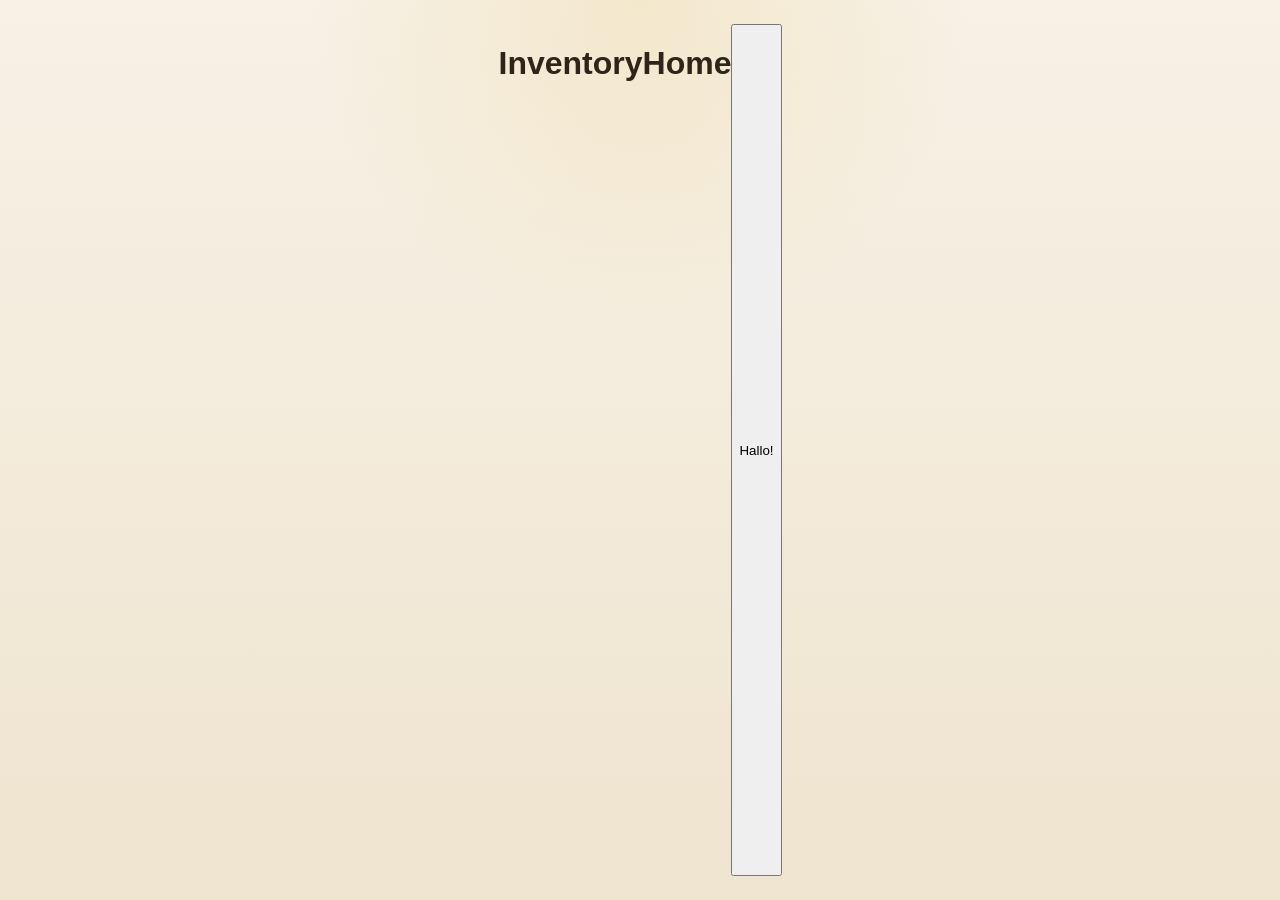
<file: inventory.html>
<!doctype html>
<html lang="en">
	<head>
		<meta charset="utf-8" />
		<meta name="viewport" content="width=device-width, initial-scale=1" />
		<meta name="text-scale" content="scale" />
		<link href="./_app/immutable/entry/start.COUwD-o7.js" rel="modulepreload">
		<link href="./_app/immutable/chunks/ZxVT71ir.js" rel="modulepreload">
		<link href="./_app/immutable/chunks/CgBZYLea.js" rel="modulepreload">
		<link href="./_app/immutable/chunks/B_-j5bEy.js" rel="modulepreload">
		<link href="./_app/immutable/chunks/DN7kiULQ.js" rel="modulepreload">
		<link href="./_app/immutable/entry/app.a4jrwLvX.js" rel="modulepreload">
		<link href="./_app/immutable/chunks/CXbuxbRH.js" rel="modulepreload">
		<link href="./_app/immutable/chunks/xlpmeXqB.js" rel="modulepreload">
		<link href="./_app/immutable/chunks/n_KsjJ0F.js" rel="modulepreload">
		<link href="./_app/immutable/chunks/BlQ5l8cT.js" rel="modulepreload">
		<link href="./_app/immutable/chunks/BbJAS7sD.js" rel="modulepreload">
		<link href="./_app/immutable/nodes/0.yrbZH-xY.js" rel="modulepreload">
		<link href="./_app/immutable/chunks/CbySlUVf.js" rel="modulepreload">
		<link href="./_app/immutable/nodes/3.CNaPjZvs.js" rel="modulepreload">
		<!--12qhfyh--><link rel="icon" href="data:image/svg+xml,%3csvg%20xmlns='http://www.w3.org/2000/svg'%20width='107'%20height='128'%20viewBox='0%200%20107%20128'%3e%3ctitle%3esvelte-logo%3c/title%3e%3cpath%20d='M94.157%2022.819c-10.4-14.885-30.94-19.297-45.792-9.835L22.282%2029.608A29.92%2029.92%200%200%200%208.764%2049.65a31.5%2031.5%200%200%200%203.108%2020.231%2030%2030%200%200%200-4.477%2011.183%2031.9%2031.9%200%200%200%205.448%2024.116c10.402%2014.887%2030.942%2019.297%2045.791%209.835l26.083-16.624A29.92%2029.92%200%200%200%2098.235%2078.35a31.53%2031.53%200%200%200-3.105-20.232%2030%2030%200%200%200%204.474-11.182%2031.88%2031.88%200%200%200-5.447-24.116'%20style='fill:%23ff3e00'/%3e%3cpath%20d='M45.817%20106.582a20.72%2020.72%200%200%201-22.237-8.243%2019.17%2019.17%200%200%201-3.277-14.503%2018%2018%200%200%201%20.624-2.435l.49-1.498%201.337.981a33.6%2033.6%200%200%200%2010.203%205.098l.97.294-.09.968a5.85%205.85%200%200%200%201.052%203.878%206.24%206.24%200%200%200%206.695%202.485%205.8%205.8%200%200%200%201.603-.704L69.27%2076.28a5.43%205.43%200%200%200%202.45-3.631%205.8%205.8%200%200%200-.987-4.371%206.24%206.24%200%200%200-6.698-2.487%205.7%205.7%200%200%200-1.6.704l-9.953%206.345a19%2019%200%200%201-5.296%202.326%2020.72%2020.72%200%200%201-22.237-8.243%2019.17%2019.17%200%200%201-3.277-14.502%2017.99%2017.99%200%200%201%208.13-12.052l26.081-16.623a19%2019%200%200%201%205.3-2.329%2020.72%2020.72%200%200%201%2022.237%208.243%2019.17%2019.17%200%200%201%203.277%2014.503%2018%2018%200%200%201-.624%202.435l-.49%201.498-1.337-.98a33.6%2033.6%200%200%200-10.203-5.1l-.97-.294.09-.968a5.86%205.86%200%200%200-1.052-3.878%206.24%206.24%200%200%200-6.696-2.485%205.8%205.8%200%200%200-1.602.704L37.73%2051.72a5.42%205.42%200%200%200-2.449%203.63%205.79%205.79%200%200%200%20.986%204.372%206.24%206.24%200%200%200%206.698%202.486%205.8%205.8%200%200%200%201.602-.704l9.952-6.342a19%2019%200%200%201%205.295-2.328%2020.72%2020.72%200%200%201%2022.237%208.242%2019.17%2019.17%200%200%201%203.277%2014.503%2018%2018%200%200%201-8.13%2012.053l-26.081%2016.622a19%2019%200%200%201-5.3%202.328'%20style='fill:%23fff'/%3e%3c/svg%3e"/><!---->
		<link href="./_app/immutable/assets/0.B7QCbTz0.css" rel="stylesheet">
	</head>
	<body data-sveltekit-preload-data="hover">
		<div style="display: contents"><!--[--><!--[0--><!--[--><!--[--><h1>Inventory</h1> <h1>Home</h1> <button>Hallo!</button><!----><!--]--><!----><!--]--><!--]--> <!--[-1--><!--]--><!--]-->
			
			<script>
				{
					__sveltekit_thb0ij = {
						base: new URL(".", location).pathname.slice(0, -1),
						assets: "/gold-build"
					};

					const element = document.currentScript.parentElement;

					Promise.all([
						import("./_app/immutable/entry/start.COUwD-o7.js"),
						import("./_app/immutable/entry/app.a4jrwLvX.js")
					]).then(([kit, app]) => {
						kit.start(app, element, {
							node_ids: [0, 3],
							data: [null,null],
							form: null,
							error: null
						});
					});
				}
			</script>
		</div>
	</body>
</html>
</file>
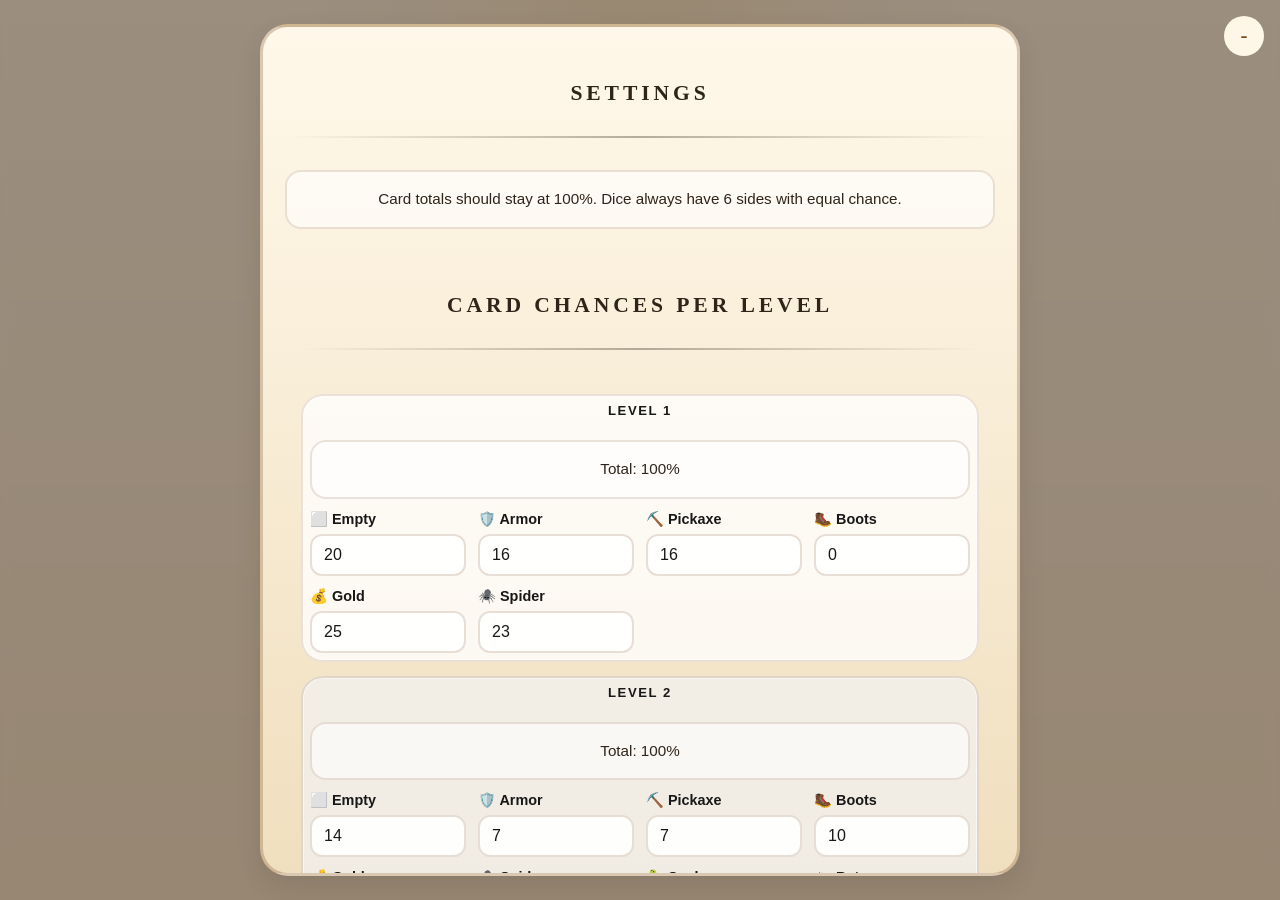
<file: settings.html>
<!doctype html>
<html lang="en">
	<head>
		<meta charset="utf-8" />
		<meta name="viewport" content="width=device-width, initial-scale=1" />
		<meta name="text-scale" content="scale" />
		<link href="./_app/immutable/entry/start.COUwD-o7.js" rel="modulepreload">
		<link href="./_app/immutable/chunks/ZxVT71ir.js" rel="modulepreload">
		<link href="./_app/immutable/chunks/CgBZYLea.js" rel="modulepreload">
		<link href="./_app/immutable/chunks/B_-j5bEy.js" rel="modulepreload">
		<link href="./_app/immutable/chunks/DN7kiULQ.js" rel="modulepreload">
		<link href="./_app/immutable/entry/app.a4jrwLvX.js" rel="modulepreload">
		<link href="./_app/immutable/chunks/CXbuxbRH.js" rel="modulepreload">
		<link href="./_app/immutable/chunks/xlpmeXqB.js" rel="modulepreload">
		<link href="./_app/immutable/chunks/n_KsjJ0F.js" rel="modulepreload">
		<link href="./_app/immutable/chunks/BlQ5l8cT.js" rel="modulepreload">
		<link href="./_app/immutable/chunks/BbJAS7sD.js" rel="modulepreload">
		<link href="./_app/immutable/nodes/0.yrbZH-xY.js" rel="modulepreload">
		<link href="./_app/immutable/chunks/CbySlUVf.js" rel="modulepreload">
		<link href="./_app/immutable/nodes/4.CiSvIRqu.js" rel="modulepreload">
		<link href="./_app/immutable/chunks/DkAWpXmK.js" rel="modulepreload">
		<!--12qhfyh--><link rel="icon" href="data:image/svg+xml,%3csvg%20xmlns='http://www.w3.org/2000/svg'%20width='107'%20height='128'%20viewBox='0%200%20107%20128'%3e%3ctitle%3esvelte-logo%3c/title%3e%3cpath%20d='M94.157%2022.819c-10.4-14.885-30.94-19.297-45.792-9.835L22.282%2029.608A29.92%2029.92%200%200%200%208.764%2049.65a31.5%2031.5%200%200%200%203.108%2020.231%2030%2030%200%200%200-4.477%2011.183%2031.9%2031.9%200%200%200%205.448%2024.116c10.402%2014.887%2030.942%2019.297%2045.791%209.835l26.083-16.624A29.92%2029.92%200%200%200%2098.235%2078.35a31.53%2031.53%200%200%200-3.105-20.232%2030%2030%200%200%200%204.474-11.182%2031.88%2031.88%200%200%200-5.447-24.116'%20style='fill:%23ff3e00'/%3e%3cpath%20d='M45.817%20106.582a20.72%2020.72%200%200%201-22.237-8.243%2019.17%2019.17%200%200%201-3.277-14.503%2018%2018%200%200%201%20.624-2.435l.49-1.498%201.337.981a33.6%2033.6%200%200%200%2010.203%205.098l.97.294-.09.968a5.85%205.85%200%200%200%201.052%203.878%206.24%206.24%200%200%200%206.695%202.485%205.8%205.8%200%200%200%201.603-.704L69.27%2076.28a5.43%205.43%200%200%200%202.45-3.631%205.8%205.8%200%200%200-.987-4.371%206.24%206.24%200%200%200-6.698-2.487%205.7%205.7%200%200%200-1.6.704l-9.953%206.345a19%2019%200%200%201-5.296%202.326%2020.72%2020.72%200%200%201-22.237-8.243%2019.17%2019.17%200%200%201-3.277-14.502%2017.99%2017.99%200%200%201%208.13-12.052l26.081-16.623a19%2019%200%200%201%205.3-2.329%2020.72%2020.72%200%200%201%2022.237%208.243%2019.17%2019.17%200%200%201%203.277%2014.503%2018%2018%200%200%201-.624%202.435l-.49%201.498-1.337-.98a33.6%2033.6%200%200%200-10.203-5.1l-.97-.294.09-.968a5.86%205.86%200%200%200-1.052-3.878%206.24%206.24%200%200%200-6.696-2.485%205.8%205.8%200%200%200-1.602.704L37.73%2051.72a5.42%205.42%200%200%200-2.449%203.63%205.79%205.79%200%200%200%20.986%204.372%206.24%206.24%200%200%200%206.698%202.486%205.8%205.8%200%200%200%201.602-.704l9.952-6.342a19%2019%200%200%201%205.295-2.328%2020.72%2020.72%200%200%201%2022.237%208.242%2019.17%2019.17%200%200%201%203.277%2014.503%2018%2018%200%200%201-8.13%2012.053l-26.081%2016.622a19%2019%200%200%201-5.3%202.328'%20style='fill:%23fff'/%3e%3c/svg%3e"/><!---->
		<link href="./_app/immutable/assets/0.B7QCbTz0.css" rel="stylesheet">
	</head>
	<body data-sveltekit-preload-data="hover">
		<div style="display: contents"><!--[--><!--[0--><!--[--><!--[--><div class="dungeon__popup settings__popup"><section class="dungeon__modal settings__modal"><div class="dungeon__top"><h1 class="subtitle">Settings</h1></div> <p class="muted">Card totals should stay at 100%. Dice always have 6 sides with equal chance.</p> <div class="settings__stack"><section class="settings__section"><h2 class="subtitle">Card chances per level</h2> <div class="settings__grid"><!--[--><div class="dungeon__panel settings__panel" data-tier="1"><div class="dungeon__header"><div class="dungeon__name">Level 1</div></div> <p class="muted settings__total">Total: 100%</p> <div class="settings__fields"><!--[--><label class="settings__field"><span>⬜ Empty</span> <input type="number" min="0" max="100" step="1" value="20"/></label><label class="settings__field"><span>🛡️ Armor</span> <input type="number" min="0" max="100" step="1" value="16"/></label><label class="settings__field"><span>⛏️ Pickaxe</span> <input type="number" min="0" max="100" step="1" value="16"/></label><label class="settings__field"><span>🥾 Boots</span> <input type="number" min="0" max="100" step="1" value="0"/></label><label class="settings__field"><span>💰 Gold</span> <input type="number" min="0" max="100" step="1" value="25"/></label><label class="settings__field"><span>🕷️ Spider</span> <input type="number" min="0" max="100" step="1" value="23"/></label><!--]--></div></div><div class="dungeon__panel settings__panel" data-tier="2"><div class="dungeon__header"><div class="dungeon__name">Level 2</div></div> <p class="muted settings__total">Total: 100%</p> <div class="settings__fields"><!--[--><label class="settings__field"><span>⬜ Empty</span> <input type="number" min="0" max="100" step="1" value="14"/></label><label class="settings__field"><span>🛡️ Armor</span> <input type="number" min="0" max="100" step="1" value="7"/></label><label class="settings__field"><span>⛏️ Pickaxe</span> <input type="number" min="0" max="100" step="1" value="7"/></label><label class="settings__field"><span>🥾 Boots</span> <input type="number" min="0" max="100" step="1" value="10"/></label><label class="settings__field"><span>💰 Gold</span> <input type="number" min="0" max="100" step="1" value="25"/></label><label class="settings__field"><span>🕷️ Spider</span> <input type="number" min="0" max="100" step="1" value="12"/></label><label class="settings__field"><span>🐍 Snake</span> <input type="number" min="0" max="100" step="1" value="12"/></label><label class="settings__field"><span>🦇 Bat</span> <input type="number" min="0" max="100" step="1" value="13"/></label><!--]--></div></div><div class="dungeon__panel settings__panel" data-tier="3"><div class="dungeon__header"><div class="dungeon__name">Level 3</div></div> <p class="muted settings__total">Total: 100%</p> <div class="settings__fields"><!--[--><label class="settings__field"><span>⬜ Empty</span> <input type="number" min="0" max="100" step="1" value="17"/></label><label class="settings__field"><span>🛡️ Armor</span> <input type="number" min="0" max="100" step="1" value="7"/></label><label class="settings__field"><span>⛏️ Pickaxe</span> <input type="number" min="0" max="100" step="1" value="7"/></label><label class="settings__field"><span>🥾 Boots</span> <input type="number" min="0" max="100" step="1" value="7"/></label><label class="settings__field"><span>💰 Gold</span> <input type="number" min="0" max="100" step="1" value="25"/></label><label class="settings__field"><span>🕷️ Spider</span> <input type="number" min="0" max="100" step="1" value="12"/></label><label class="settings__field"><span>🐍 Snake</span> <input type="number" min="0" max="100" step="1" value="12"/></label><label class="settings__field"><span>🦇 Bat</span> <input type="number" min="0" max="100" step="1" value="13"/></label><!--]--></div></div><!--]--></div></section> <section class="settings__section"><h2 class="subtitle">Dice sides</h2> <div class="settings__grid"><!--[--><div class="dungeon__panel settings__panel"><div class="dungeon__header"><div class="dungeon__name">Armor</div></div> <!--[--><div class="settings__tier" data-tier="common"><div class="settings__tier-header"><h3>common</h3></div> <div class="settings__dice-values"><!--[--><label class="settings__field settings__field--compact"><span>1</span> <input type="number" min="0" step="1" value="1"/></label><label class="settings__field settings__field--compact"><span>2</span> <input type="number" min="0" step="1" value="1"/></label><label class="settings__field settings__field--compact"><span>3</span> <input type="number" min="0" step="1" value="1"/></label><label class="settings__field settings__field--compact"><span>4</span> <input type="number" min="0" step="1" value="2"/></label><label class="settings__field settings__field--compact"><span>5</span> <input type="number" min="0" step="1" value="2"/></label><label class="settings__field settings__field--compact"><span>6</span> <input type="number" min="0" step="1" value="2"/></label><!--]--></div></div><div class="settings__tier" data-tier="rare"><div class="settings__tier-header"><h3>rare</h3></div> <div class="settings__dice-values"><!--[--><label class="settings__field settings__field--compact"><span>1</span> <input type="number" min="0" step="1" value="1"/></label><label class="settings__field settings__field--compact"><span>2</span> <input type="number" min="0" step="1" value="2"/></label><label class="settings__field settings__field--compact"><span>3</span> <input type="number" min="0" step="1" value="3"/></label><label class="settings__field settings__field--compact"><span>4</span> <input type="number" min="0" step="1" value="1"/></label><label class="settings__field settings__field--compact"><span>5</span> <input type="number" min="0" step="1" value="2"/></label><label class="settings__field settings__field--compact"><span>6</span> <input type="number" min="0" step="1" value="3"/></label><!--]--></div></div><div class="settings__tier" data-tier="epic"><div class="settings__tier-header"><h3>epic</h3></div> <div class="settings__dice-values"><!--[--><label class="settings__field settings__field--compact"><span>1</span> <input type="number" min="0" step="1" value="2"/></label><label class="settings__field settings__field--compact"><span>2</span> <input type="number" min="0" step="1" value="3"/></label><label class="settings__field settings__field--compact"><span>3</span> <input type="number" min="0" step="1" value="4"/></label><label class="settings__field settings__field--compact"><span>4</span> <input type="number" min="0" step="1" value="2"/></label><label class="settings__field settings__field--compact"><span>5</span> <input type="number" min="0" step="1" value="3"/></label><label class="settings__field settings__field--compact"><span>6</span> <input type="number" min="0" step="1" value="4"/></label><!--]--></div></div><!--]--></div><div class="dungeon__panel settings__panel"><div class="dungeon__header"><div class="dungeon__name">Boots</div></div> <!--[--><div class="settings__tier" data-tier="common"><div class="settings__tier-header"><h3>common</h3></div> <div class="settings__dice-values"><!--[--><label class="settings__field settings__field--compact"><span>1</span> <input type="number" min="0" step="1" value="1"/></label><label class="settings__field settings__field--compact"><span>2</span> <input type="number" min="0" step="1" value="1"/></label><label class="settings__field settings__field--compact"><span>3</span> <input type="number" min="0" step="1" value="2"/></label><label class="settings__field settings__field--compact"><span>4</span> <input type="number" min="0" step="1" value="2"/></label><label class="settings__field settings__field--compact"><span>5</span> <input type="number" min="0" step="1" value="3"/></label><label class="settings__field settings__field--compact"><span>6</span> <input type="number" min="0" step="1" value="3"/></label><!--]--></div></div><div class="settings__tier" data-tier="rare"><div class="settings__tier-header"><h3>rare</h3></div> <div class="settings__dice-values"><!--[--><label class="settings__field settings__field--compact"><span>1</span> <input type="number" min="0" step="1" value="2"/></label><label class="settings__field settings__field--compact"><span>2</span> <input type="number" min="0" step="1" value="3"/></label><label class="settings__field settings__field--compact"><span>3</span> <input type="number" min="0" step="1" value="4"/></label><label class="settings__field settings__field--compact"><span>4</span> <input type="number" min="0" step="1" value="2"/></label><label class="settings__field settings__field--compact"><span>5</span> <input type="number" min="0" step="1" value="3"/></label><label class="settings__field settings__field--compact"><span>6</span> <input type="number" min="0" step="1" value="4"/></label><!--]--></div></div><div class="settings__tier" data-tier="epic"><div class="settings__tier-header"><h3>epic</h3></div> <div class="settings__dice-values"><!--[--><label class="settings__field settings__field--compact"><span>1</span> <input type="number" min="0" step="1" value="3"/></label><label class="settings__field settings__field--compact"><span>2</span> <input type="number" min="0" step="1" value="4"/></label><label class="settings__field settings__field--compact"><span>3</span> <input type="number" min="0" step="1" value="5"/></label><label class="settings__field settings__field--compact"><span>4</span> <input type="number" min="0" step="1" value="3"/></label><label class="settings__field settings__field--compact"><span>5</span> <input type="number" min="0" step="1" value="4"/></label><label class="settings__field settings__field--compact"><span>6</span> <input type="number" min="0" step="1" value="5"/></label><!--]--></div></div><!--]--></div><div class="dungeon__panel settings__panel"><div class="dungeon__header"><div class="dungeon__name">Pickaxe</div></div> <!--[--><div class="settings__tier" data-tier="common"><div class="settings__tier-header"><h3>common</h3></div> <div class="settings__dice-values"><!--[--><label class="settings__field settings__field--compact"><span>1</span> <input type="number" min="0" step="1" value="1"/></label><label class="settings__field settings__field--compact"><span>2</span> <input type="number" min="0" step="1" value="2"/></label><label class="settings__field settings__field--compact"><span>3</span> <input type="number" min="0" step="1" value="3"/></label><label class="settings__field settings__field--compact"><span>4</span> <input type="number" min="0" step="1" value="1"/></label><label class="settings__field settings__field--compact"><span>5</span> <input type="number" min="0" step="1" value="2"/></label><label class="settings__field settings__field--compact"><span>6</span> <input type="number" min="0" step="1" value="3"/></label><!--]--></div></div><div class="settings__tier" data-tier="rare"><div class="settings__tier-header"><h3>rare</h3></div> <div class="settings__dice-values"><!--[--><label class="settings__field settings__field--compact"><span>1</span> <input type="number" min="0" step="1" value="2"/></label><label class="settings__field settings__field--compact"><span>2</span> <input type="number" min="0" step="1" value="3"/></label><label class="settings__field settings__field--compact"><span>3</span> <input type="number" min="0" step="1" value="4"/></label><label class="settings__field settings__field--compact"><span>4</span> <input type="number" min="0" step="1" value="2"/></label><label class="settings__field settings__field--compact"><span>5</span> <input type="number" min="0" step="1" value="3"/></label><label class="settings__field settings__field--compact"><span>6</span> <input type="number" min="0" step="1" value="4"/></label><!--]--></div></div><div class="settings__tier" data-tier="epic"><div class="settings__tier-header"><h3>epic</h3></div> <div class="settings__dice-values"><!--[--><label class="settings__field settings__field--compact"><span>1</span> <input type="number" min="0" step="1" value="3"/></label><label class="settings__field settings__field--compact"><span>2</span> <input type="number" min="0" step="1" value="4"/></label><label class="settings__field settings__field--compact"><span>3</span> <input type="number" min="0" step="1" value="5"/></label><label class="settings__field settings__field--compact"><span>4</span> <input type="number" min="0" step="1" value="3"/></label><label class="settings__field settings__field--compact"><span>5</span> <input type="number" min="0" step="1" value="4"/></label><label class="settings__field settings__field--compact"><span>6</span> <input type="number" min="0" step="1" value="5"/></label><!--]--></div></div><!--]--></div><!--]--></div></section></div></section></div><!----> <a href="./" class="dungeon__hide">-</a><!--]--><!----><!--]--><!--]--> <!--[-1--><!--]--><!--]-->
			
			<script>
				{
					__sveltekit_thb0ij = {
						base: new URL(".", location).pathname.slice(0, -1),
						assets: "/gold-build"
					};

					const element = document.currentScript.parentElement;

					Promise.all([
						import("./_app/immutable/entry/start.COUwD-o7.js"),
						import("./_app/immutable/entry/app.a4jrwLvX.js")
					]).then(([kit, app]) => {
						kit.start(app, element, {
							node_ids: [0, 4],
							data: [null,null],
							form: null,
							error: null
						});
					});
				}
			</script>
		</div>
	</body>
</html>
</file>
<file: _app/immutable/assets/0.B7QCbTz0.css>
@keyframes tumble{0%{transform:rotate(0) scale(1)}20%{transform:rotate(-12deg) translateY(-6px) scale(1.03)}40%{transform:rotate(14deg) translateY(4px) scale(.97)}60%{transform:rotate(-10deg) translateY(-2px) scale(1.04)}80%{transform:rotate(8deg) translateY(2px) scale(.99)}to{transform:rotate(0) scale(1)}}@keyframes spinRoll{0%{transform:rotate(0) scale(1)}18%{transform:rotate(140deg) scale(1.05)}36%{transform:rotate(300deg) scale(.98)}54%{transform:rotate(520deg) scale(1.15)}72%{transform:rotate(760deg) scale(.97)}to{transform:rotate(1080deg) scale(1)}}@keyframes revealPop{0%{opacity:.55;transform:scale(.96)}to{opacity:1;transform:scale(1)}}@media(max-width:460px){body{padding:10px}.hero-inner{grid-template-columns:auto 1fr auto}.character{font-size:48px}.encounter-grid{grid-template-columns:repeat(2,1fr)}.dice-grid{grid-template-columns:1fr}.setting-row{grid-template-columns:1fr 74px}}*{box-sizing:border-box}body{margin:0;min-height:100vh;font-family:var(--font-family);color:var(--dark);background:radial-gradient(circle at top,rgba(224,174,47,.14),transparent 30%),linear-gradient(180deg,#f7f1e6,#efe4cf);display:flex;justify-content:center;padding:24px}.app{background:linear-gradient(180deg,#ffffffd1,#ffffff8c);border-radius:var(--radius);overflow:hidden;width:500px}section{padding:var(--spacing)}.subtitle{padding:calc(2 * var(--spacing)) 0;font-family:var(--font-title);text-align:center;font-size:1.35rem;text-transform:uppercase;letter-spacing:.18em;margin:0 0 calc(2 * var(--spacing));position:relative}.subtitle:after{content:"";height:2px;background:linear-gradient(90deg,transparent,rgba(47,36,25,.35),transparent);width:100%;bottom:0;position:absolute;left:0;right:0}.dice__wrapper{display:grid;grid-template-columns:repeat(3,1fr);gap:14px;margin-bottom:18px}.die__panel{background:#ffffffa6;border:2px solid rgba(123,75,36,.14);border-radius:22px;padding:12px;box-shadow:inset 0 0 0 1px #ffffff8c;transition:transform .18s ease,box-shadow .18s ease,border-color .18s ease}.die__panel[data-tier=none]{background:#d6d6d68c;border-color:#73737347}.die__panel.-active{transform:translateY(-3px);box-shadow:var(--panel-shadow)}.die__panel.-active[data-tier=none]{border-color:#6b7280f2;box-shadow:0 0 0 3px #6b72802e,var(--panel-shadow)}.die__panel.-active[data-tier=common]{border-color:#3fa66be6;box-shadow:0 0 0 3px #3fa66b29,var(--panel-shadow)}.die__panel.-active[data-tier=rare]{border-color:#3b82f6f2;box-shadow:0 0 0 3px #3b82f62e,var(--panel-shadow)}.die__panel.-active[data-tier=epic]{border-color:#8b5cf6f2;box-shadow:0 0 0 3px #8b5cf62e,var(--panel-shadow)}.die__header{display:flex;align-items:center;justify-content:center;gap:8px;margin-bottom:10px}.die__name{font-size:.82rem;font-weight:700;letter-spacing:.12em;text-transform:uppercase;text-align:center;color:var(--color-button-text)}.die{aspect-ratio:1;width:100%;border-radius:22px;border:4px solid var(--sand);background:linear-gradient(180deg,#fffef9,#f5ead6);display:grid;place-items:center;font-size:3rem;font-weight:700;color:var(--brown);cursor:pointer;-webkit-user-select:none;user-select:none;transition:transform .16s ease,box-shadow .16s ease;position:relative;overflow:hidden;box-shadow:inset 0 2px 8px #fffc}.die[data-tier=none]{border-color:#9ca3af;background:linear-gradient(180deg,#f3f4f6,#d1d5db);color:#6b7280}.die:hover{transform:rotate(-2deg) scale(1.02)}.die.-active{box-shadow:inset 0 2px 8px #fffc}.die.-active[data-tier=none]{border-color:#6b7280;box-shadow:0 0 0 4px #6b728047,inset 0 2px 8px #fffc}.die.-active[data-tier=common]{border-color:#3fa66b;box-shadow:0 0 0 4px #3fa66b47,inset 0 2px 8px #fffc}.die.-active[data-tier=rare]{border-color:#3b82f6;box-shadow:0 0 0 4px #3b82f647,inset 0 2px 8px #fffc}.die.-active[data-tier=epic]{border-color:#8b5cf6;box-shadow:0 0 0 4px #8b5cf647,inset 0 2px 8px #fffc}.die.-rolling{animation:spinRoll .3s cubic-bezier(.22,.75,.24,1.01)}.die:after{content:attr(data-icon);position:absolute;bottom:0;right:10px;font-size:1.05rem;opacity:.55}.tier{margin-top:16px;display:grid;grid-template-columns:repeat(4,1fr);gap:10px}.tier__option{border:none;border-radius:999px;padding:12px 10px;cursor:pointer;text-transform:uppercase;letter-spacing:.12em;font-weight:700;color:#fff;opacity:.7;transition:transform .18s ease,opacity .18s ease,box-shadow .18s ease}.tier__option:disabled{cursor:default}.tier__option.-active{opacity:1;transform:translateY(-2px);box-shadow:0 8px 20px #0000002e}.tier__option[data-tier=none]{background:#6b7280}.tier__option[data-tier=common]{background:var(--common)}.tier__option[data-tier=rare]{background:var(--rare)}.tier__option[data-tier=epic]{background:var(--epic)}.hearts,.gold{display:flex;justify-content:space-between;padding:var(--spacing)}.heart,.goldpiece{font-size:var(--font-size-lg);padding:0;margin:var(--spacing);background:transparent;border:none;cursor:pointer;margin:0}.hearts{position:relative}.hearts:after{content:"";height:2px;background:linear-gradient(90deg,transparent,rgba(47,36,25,.35),transparent);width:100%;bottom:0;position:absolute;left:0;right:0}.header{position:relative;background:#fff8e6f2;padding:var(--spacing)}.nav{display:flex;gap:12px;flex-direction:row;align-items:center;justify-content:space-between;padding:var(--spacing)}.nav__settings{width:40px;height:40px;border-radius:50%;border:none;background:#7b4b2414;color:var(--brown);cursor:pointer;display:grid;place-items:center;font-size:1.4rem;position:relative;text-decoration:none}.nav__settings:hover{background:#7b4b2429}.title{margin:0;font-weight:700;font-size:var(--font-size-lg);font-family:var(--font-title);color:var(--color-font);border-bottom:4px solid rgba(123,75,36,.15);text-decoration:none;text-transform:uppercase;letter-spacing:.08em}.dungeon__popup{position:fixed;inset:0;z-index:40;display:flex;align-items:center;justify-content:center;padding:24px;background:#3822107a;-webkit-backdrop-filter:blur(4px);backdrop-filter:blur(4px)}.dungeon__modal{width:min(760px,100%);max-height:calc(100vh - 48px);overflow-y:auto;padding:22px;border-radius:28px;background:linear-gradient(180deg,#fff8ea,#f0dfbe);border:3px solid rgba(123,75,36,.28);box-shadow:var(--panel-shadow)}.dungeon__modal .button{width:100%}.dungeon__modal .card__wrapper{margin-top:0}.dungeon__top{position:relative;margin-bottom:16px;text-align:center}.dungeon__status{margin:8px 0 0;color:var(--brown);font-weight:700}.dungeon__footer{margin-top:16px;display:grid;grid-template-columns:1fr 1fr;gap:12px}.dungeon__wrapper{display:grid;grid-template-columns:repeat(3,1fr);gap:14px;margin-bottom:18px}.dungeon__panel{background:#ffffffa6;border:2px solid rgba(123,75,36,.14);border-radius:22px;padding:7px;box-shadow:inset 0 0 0 1px #ffffff8c;transition:transform .18s ease,box-shadow .18s ease,border-color .18s ease}.dungeon__panel[data-tier="1"]{background:#ffffffbf}.dungeon__panel[data-tier="2"]{background:#f1efead9}.dungeon__panel[data-tier="3"]{background:#e7dfd1e6}.dungeon__panel.-active{border-color:#3fa66b;box-shadow:0 0 0 4px #3fa66b47,inset 0 2px 8px #fffc}.dungeon__header{display:flex;align-items:center;justify-content:center;margin-bottom:10px}.dungeon__name{font-size:.82rem;font-weight:700;letter-spacing:.12em;text-transform:uppercase;text-align:center;color:var(--color-button-text)}.dungeon{aspect-ratio:1;width:100%;border-radius:22px;border:4px solid var(--sand);display:grid;place-items:center;font-size:2.6rem;font-weight:700;color:var(--brown);cursor:pointer;-webkit-user-select:none;user-select:none;transition:transform .16s ease,box-shadow .16s ease;position:relative;overflow:hidden;box-shadow:inset 0 2px 8px #fffc}.dungeon:hover{transform:rotate(-2deg) scale(1.02)}.dungeon.-active{border-color:#3fa66b;box-shadow:0 0 0 4px #3fa66b47,inset 0 2px 8px #fffc}.dungeon__hide{width:40px;height:40px;border-radius:50%;border:none;background:#fef6e6;color:var(--brown);cursor:pointer;display:grid;place-items:center;font-size:1.4rem;text-decoration:none;position:fixed;top:var(--spacing);right:var(--spacing);z-index:999}.dungeon__hide.-active{box-shadow:var(--panel-shadow)}.card__wrapper{margin-top:var(--spacing);min-height:188px;display:flex;align-items:center;justify-content:center}.card__wrapper .card{width:100%;min-height:180px;display:grid;place-items:center;padding:16px;border-radius:24px;background:linear-gradient(180deg,#fff8ea,#f4e2bd);border:3px solid rgba(123,75,36,.45);overflow:hidden}.card__wrapper .card__viewport{width:100%;max-width:140px;height:96px;overflow:hidden;border-radius:18px;background:#ffffff94;border:2px solid rgba(123,75,36,.18);position:relative}.card__wrapper .card__track{display:grid;grid-auto-rows:96px;width:100%;transform:translateZ(0);animation:card-scroll .9s linear infinite;backface-visibility:hidden;-webkit-backface-visibility:hidden;will-change:transform}.card__wrapper .card__item{height:96px;display:grid;align-content:center;justify-items:center;padding:12px 8px;text-align:center}.card__wrapper .card__item--result{width:140px;border-radius:18px;background:#ffffff94;border:2px solid rgba(123,75,36,.18)}.card__wrapper .card__icon{font-size:1.9rem;display:block;margin-bottom:6px}.card__wrapper .card__label{font-size:.72rem;text-transform:uppercase;letter-spacing:.08em;color:var(--brown);font-weight:700}@keyframes card-scroll{0%{transform:translateZ(0)}to{transform:translate3d(0,-768px,0)}}.muted{margin:0;padding:var(--spacing);border-radius:16px;background:#ffffff9e;border:2px solid rgba(123,75,36,.16);font-size:.95rem;line-height:1.5;text-align:center;display:flex;align-items:center;justify-content:center;margin:var(--spacing) 0}.button{width:100%;border:none;border-radius:18px;padding:16px;margin-top:var(--spacing);background:linear-gradient(180deg,var(--color-primary),var(--green));color:#fff;font-size:1.05rem;font-weight:700;letter-spacing:.2em;text-transform:uppercase;cursor:pointer;box-shadow:0 12px 24px #126d5a3d}.button:disabled{opacity:.5;cursor:not-allowed;box-shadow:none}.settings__stack{display:grid;gap:20px}.settings__section{display:grid;gap:12px}.settings__grid{display:grid;gap:14px}.settings__panel{display:grid;gap:12px}.settings__fields{display:grid;grid-template-columns:repeat(auto-fit,minmax(140px,1fr));gap:12px}.settings__field{display:grid;gap:6px}.settings__field span{font-size:.9rem;font-weight:700;color:var(--color-button-text)}.settings__field input{width:100%;padding:10px 12px;border:2px solid rgba(123,75,36,.18);border-radius:12px;background:#ffffffe6;color:var(--color-button-text);font:inherit}.settings__field--compact{text-align:center}.settings__tier{display:grid;gap:10px;padding:12px;border-radius:18px;background:#ffffff73;border:2px solid rgba(123,75,36,.1)}.settings__tier-header{display:flex;align-items:center;justify-content:space-between;gap:12px}.settings__tier-header h3{margin:0;text-transform:capitalize}.settings__dice-values{display:grid;grid-template-columns:repeat(6,minmax(0,1fr));gap:8px}.settings__total{margin:0}@media(max-width:768px){.settings__dice-values{grid-template-columns:repeat(3,minmax(0,1fr))}}:root{--color-text: #5d5d5d;--color-button-text: #181818;--color-background: #f7f5f2;--color-primary: #0b805d;--color-secundary: #ee4a62;--color-tertiary: #f8b81f;--color-error: #c14d4d;--font-family: calibri, sans-serif;--font-title: Georgia, "Times New Roman", serif;--font-size-xs: 1rem;--font-size-md: 1.25rem;--font-size-lg: 1.5rem;--font-size-xl: 2rem;--spacing: 1rem;--breakpoint-sm: 576px;--breakpoint-md: 768px;--breakpoint-lg: 992px;--breakpoint-xl: 1200px;--breakpoint-xxl: 1400px;--radius: 1rem;--common: #3fa66b;--rare: #3b82f6;--epic: #8b5cf6;--bg: #f5f1e8;--paper: #f8f5ef;--sand: #d7b680;--brown: #7b4b24;--dark: #2f2419;--gold: #e0ae2f;--silver: #a8a8a8;--bronze: #ba5a1b;--green: #126d5a;--red: #b51d14;--shadow: 0 12px 30px rgba(47, 36, 25, .15);--panel-shadow: 0 10px 24px rgba(47, 36, 25, .12)}
</file>
